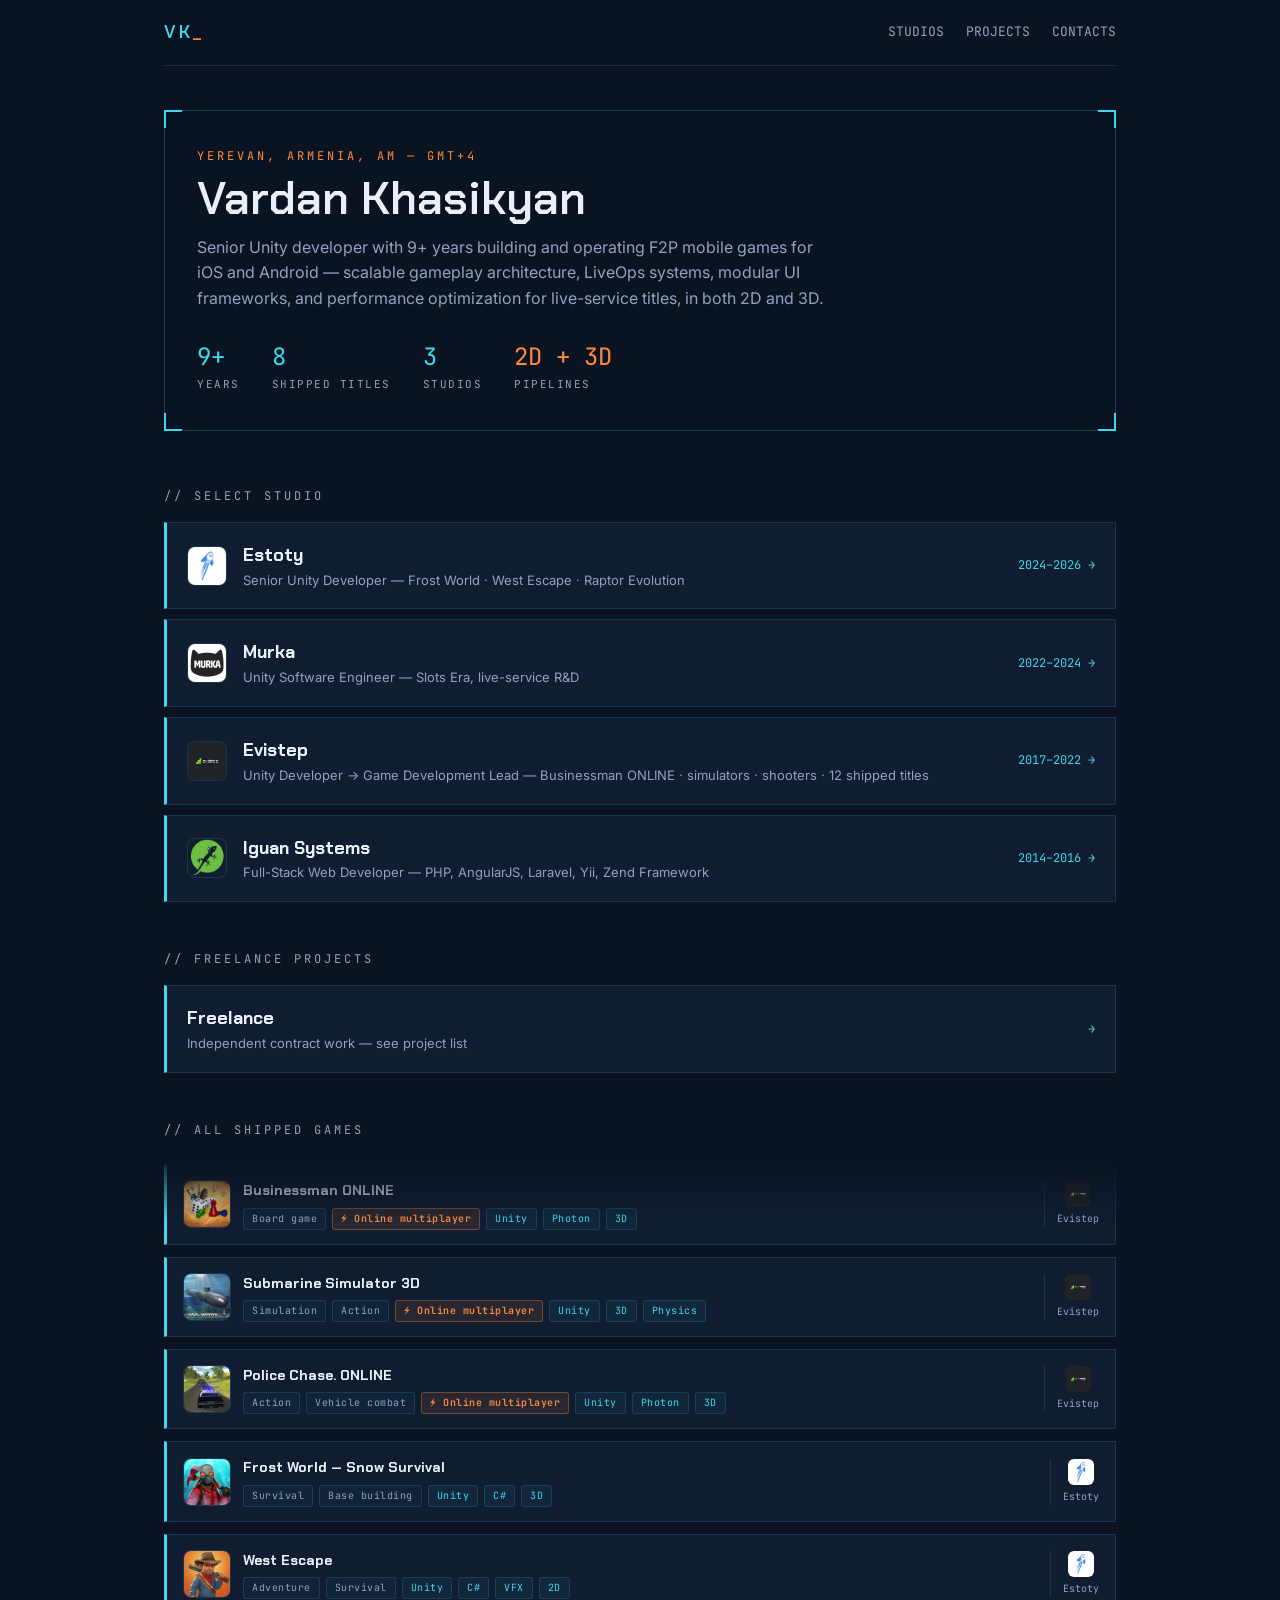
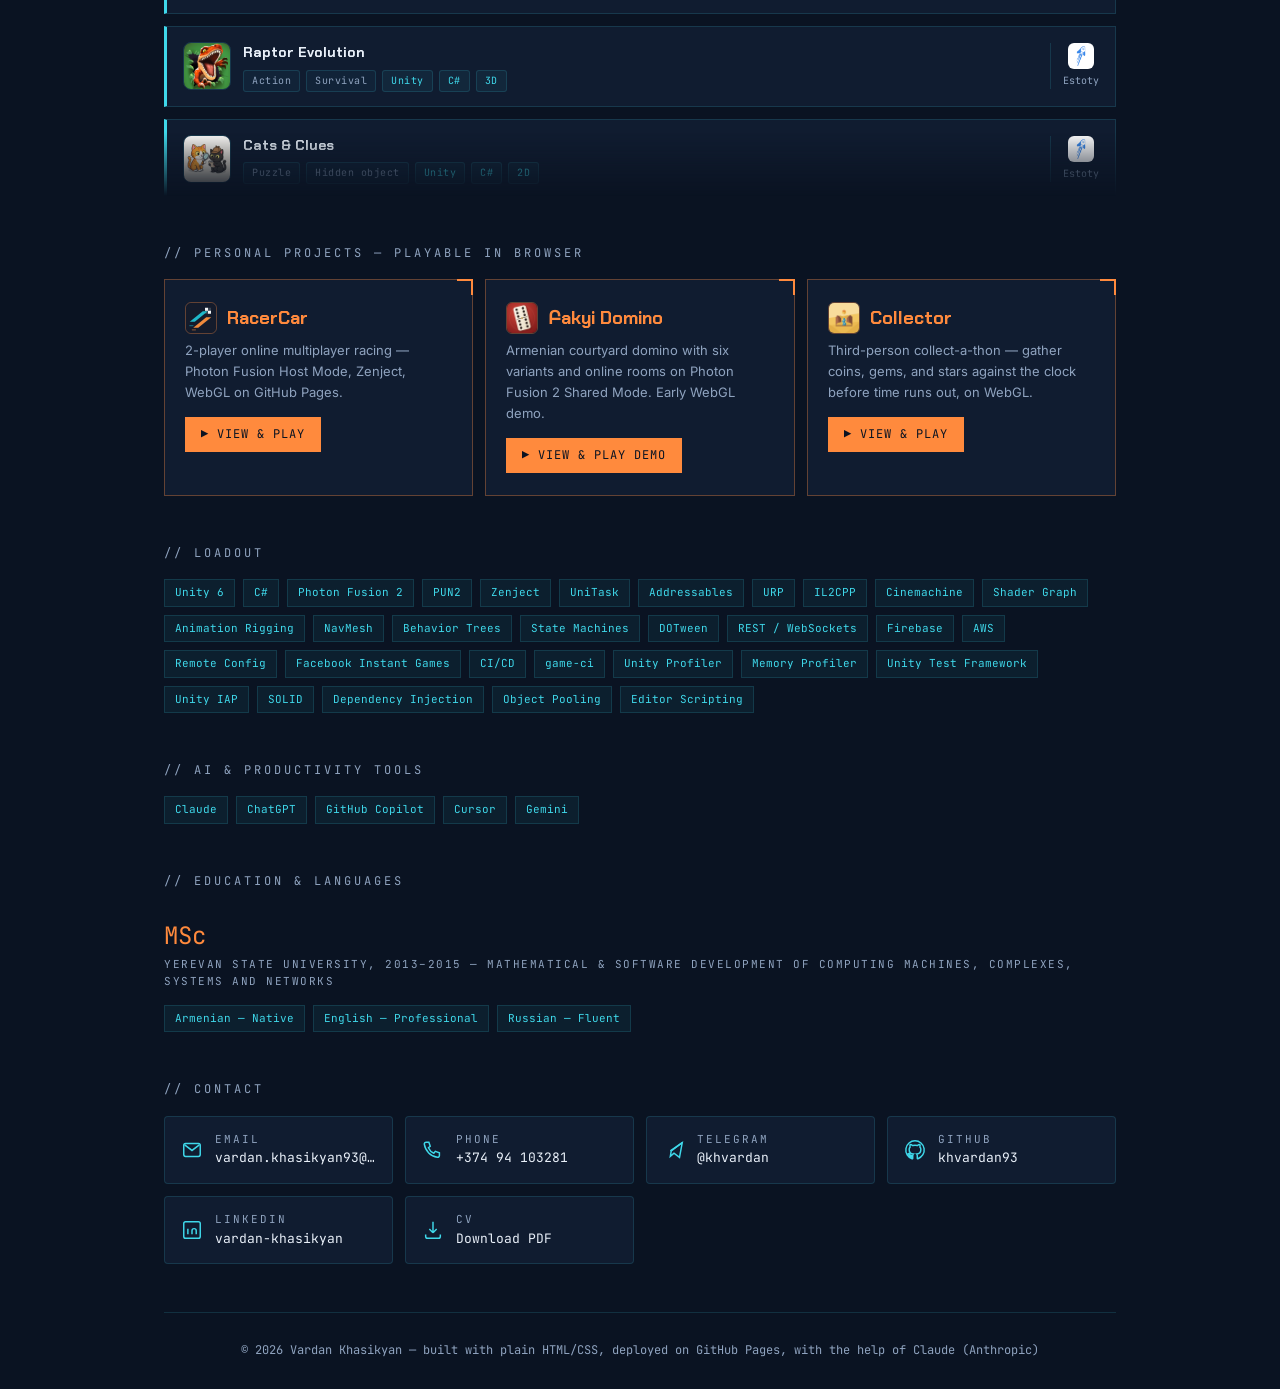
<file: index.html>
<!DOCTYPE html>
<html lang="en">
<head>
  <meta charset="UTF-8">
  <meta name="viewport" content="width=device-width, initial-scale=1.0">
  <title>Vardan Khasikyan — Senior Unity Developer</title>
  <meta name="description" content="Senior Unity developer with 9+ years shipping F2P mobile games. Portfolio: shipped titles, studios, and playable WebGL projects.">
  <link rel="preconnect" href="https://fonts.googleapis.com">
  <link rel="preconnect" href="https://fonts.gstatic.com" crossorigin>
  <link href="https://fonts.googleapis.com/css2?family=Chakra+Petch:wght@500;600&family=Inter:wght@400;500&family=JetBrains+Mono:wght@400&display=swap" rel="stylesheet">
  <link rel="icon" type="image/svg+xml" href="favicon.svg">
  <link rel="stylesheet" href="css/style.css">

  <meta property="og:type" content="website">
  <meta property="og:title" content="Vardan Khasikyan — Senior Unity Developer">
  <meta property="og:description" content="Senior Unity developer with 9+ years shipping F2P mobile games. Portfolio: shipped titles, studios, and playable WebGL projects.">
  <meta property="og:image" content="https://khvardan93.github.io/web_portfolio/assets/og-image.png">
  <meta property="og:url" content="https://khvardan93.github.io/web_portfolio/">
  <meta property="og:site_name" content="Vardan Khasikyan — Portfolio">
  <meta name="twitter:card" content="summary_large_image">
</head>
<body>
  <div class="container">

    <nav class="nav">
      <a class="nav-logo" href="index.html">VK<span>_</span></a>
      <div class="nav-links">
        <a href="#studios">STUDIOS</a>
        <a href="#projects">PROJECTS</a>
        <a href="#contact">CONTACTS</a>
      </div>
    </nav>

    <header class="page-head">
      <div class="hud">
        <span class="corner"></span>
        <p class="eyebrow">Yerevan, Armenia, AM — GMT+4</p>
        <h1>Vardan Khasikyan</h1>
        <p class="lede">Senior Unity developer with 9+ years building and operating F2P mobile
        games for iOS and Android — scalable gameplay architecture, LiveOps systems, modular UI
        frameworks, and performance optimization for live-service titles, in both 2D and 3D.</p>
        <div class="stats">
          <div><div class="stat-value">9+</div><div class="stat-label">Years</div></div>
          <div><div class="stat-value">8</div><div class="stat-label">Shipped titles</div></div>
          <div><div class="stat-value">3</div><div class="stat-label">Studios</div></div>
          <div><div class="stat-value orange">2D + 3D</div><div class="stat-label">Pipelines</div></div>
        </div>
      </div>
    </header>

    <section id="studios">
      <p class="section-label">// SELECT STUDIO</p>

      <a class="studio-row" href="pages/estoty.html">
        <img class="studio-row-logo" src="assets/logos/estoty.png" alt="Estoty logo">
        <div>
          <h3>Estoty</h3>
          <p>Senior Unity Developer — Frost World · West Escape · Raptor Evolution</p>
        </div>
        <span class="studio-years">2024–2026 →</span>
      </a>

      <a class="studio-row" href="pages/murka.html">
        <img class="studio-row-logo" src="assets/logos/murka.png" alt="Murka logo">
        <div>
          <h3>Murka</h3>
          <p>Unity Software Engineer — Slots Era, live-service R&amp;D</p>
        </div>
        <span class="studio-years">2022–2024 →</span>
      </a>

      <a class="studio-row" href="pages/evistep.html">
        <img class="studio-row-logo" src="assets/logos/evistep.png" alt="Evistep logo">
        <div>
          <h3>Evistep</h3>
          <p>Unity Developer → Game Development Lead — Businessman ONLINE · simulators · shooters · 12 shipped titles</p>
        </div>
        <span class="studio-years">2017–2022 →</span>
      </a>

      <a class="studio-row" href="pages/iguan.html">
        <img class="studio-row-logo" src="assets/logos/iguan.png" alt="Iguan Systems logo">
        <div>
          <h3>Iguan Systems</h3>
          <p>Full-Stack Web Developer — PHP, AngularJS, Laravel, Yii, Zend Framework</p>
        </div>
        <span class="studio-years">2014–2016 →</span>
      </a>
    </section>

    <section id="freelance">
      <p class="section-label">// FREELANCE PROJECTS</p>

      <a class="studio-row" href="pages/freelance.html">
        <div>
          <h3>Freelance</h3>
          <p>Independent contract work — see project list</p>
        </div>
        <span class="studio-years">→</span>
      </a>
    </section>

    <section id="all-games">
      <p class="section-label">// ALL SHIPPED GAMES</p>
      <div class="games-scroll-mask">
        <div class="games-scroll">
        <a class="game-scroll-card" href="pages/evistep.html">
          <img class="game-scroll-icon" src="assets/games/businessman.png" alt="Businessman ONLINE icon">
          <div class="game-scroll-info">
            <h4>Businessman ONLINE</h4>
            <div class="game-tags"><span class="tag tag-genre">Board game</span><span class="tag tag-multiplayer">⚡ Online multiplayer</span><span class="tag tag-tech">Unity</span><span class="tag tag-tech">Photon</span><span class="tag tag-tech">3D</span></div>
          </div>
          <div class="game-scroll-company">
            <img src="assets/logos/evistep.png" alt="Evistep logo">
            <span>Evistep</span>
          </div>
        </a>

        <a class="game-scroll-card" href="pages/evistep.html">
          <img class="game-scroll-icon" src="assets/games/submarine-simulator.png" alt="Submarine Simulator 3D icon">
          <div class="game-scroll-info">
            <h4>Submarine Simulator 3D</h4>
            <div class="game-tags"><span class="tag tag-genre">Simulation</span><span class="tag tag-genre">Action</span><span class="tag tag-multiplayer">⚡ Online multiplayer</span><span class="tag tag-tech">Unity</span><span class="tag tag-tech">3D</span><span class="tag tag-tech">Physics</span></div>
          </div>
          <div class="game-scroll-company">
            <img src="assets/logos/evistep.png" alt="Evistep logo">
            <span>Evistep</span>
          </div>
        </a>

        <a class="game-scroll-card" href="pages/evistep.html">
          <img class="game-scroll-icon" src="assets/games/police-chase.png" alt="Police Chase. ONLINE icon">
          <div class="game-scroll-info">
            <h4>Police Chase. ONLINE</h4>
            <div class="game-tags"><span class="tag tag-genre">Action</span><span class="tag tag-genre">Vehicle combat</span><span class="tag tag-multiplayer">⚡ Online multiplayer</span><span class="tag tag-tech">Unity</span><span class="tag tag-tech">Photon</span><span class="tag tag-tech">3D</span></div>
          </div>
          <div class="game-scroll-company">
            <img src="assets/logos/evistep.png" alt="Evistep logo">
            <span>Evistep</span>
          </div>
        </a>

        <a class="game-scroll-card" href="pages/estoty.html">
          <img class="game-scroll-icon" src="assets/games/frost-world.png" alt="Frost World — Snow Survival icon">
          <div class="game-scroll-info">
            <h4>Frost World — Snow Survival</h4>
            <div class="game-tags"><span class="tag tag-genre">Survival</span><span class="tag tag-genre">Base building</span><span class="tag tag-tech">Unity</span><span class="tag tag-tech">C#</span><span class="tag tag-tech">3D</span></div>
          </div>
          <div class="game-scroll-company">
            <img src="assets/logos/estoty.png" alt="Estoty logo">
            <span>Estoty</span>
          </div>
        </a>

        <a class="game-scroll-card" href="pages/estoty.html">
          <img class="game-scroll-icon" src="assets/games/west-escape.png" alt="West Escape icon">
          <div class="game-scroll-info">
            <h4>West Escape</h4>
            <div class="game-tags"><span class="tag tag-genre">Adventure</span><span class="tag tag-genre">Survival</span><span class="tag tag-tech">Unity</span><span class="tag tag-tech">C#</span><span class="tag tag-tech">VFX</span><span class="tag tag-tech">2D</span></div>
          </div>
          <div class="game-scroll-company">
            <img src="assets/logos/estoty.png" alt="Estoty logo">
            <span>Estoty</span>
          </div>
        </a>

        <a class="game-scroll-card" href="pages/estoty.html">
          <img class="game-scroll-icon" src="assets/games/raptor-evolution.png" alt="Raptor Evolution icon">
          <div class="game-scroll-info">
            <h4>Raptor Evolution</h4>
            <div class="game-tags"><span class="tag tag-genre">Action</span><span class="tag tag-genre">Survival</span><span class="tag tag-tech">Unity</span><span class="tag tag-tech">C#</span><span class="tag tag-tech">3D</span></div>
          </div>
          <div class="game-scroll-company">
            <img src="assets/logos/estoty.png" alt="Estoty logo">
            <span>Estoty</span>
          </div>
        </a>

        <a class="game-scroll-card" href="pages/estoty.html">
          <img class="game-scroll-icon" src="assets/games/cats-and-clues.png" alt="Cats &amp; Clues icon">
          <div class="game-scroll-info">
            <h4>Cats &amp; Clues</h4>
            <div class="game-tags"><span class="tag tag-genre">Puzzle</span><span class="tag tag-genre">Hidden object</span><span class="tag tag-tech">Unity</span><span class="tag tag-tech">C#</span><span class="tag tag-tech">2D</span></div>
          </div>
          <div class="game-scroll-company">
            <img src="assets/logos/estoty.png" alt="Estoty logo">
            <span>Estoty</span>
          </div>
        </a>

        <a class="game-scroll-card" href="pages/murka.html">
          <img class="game-scroll-icon" src="assets/games/slots-era.png" alt="Slots Era — Jackpot Slots Game icon">
          <div class="game-scroll-info">
            <h4>Slots Era — Jackpot Slots Game</h4>
            <div class="game-tags"><span class="tag tag-genre">Casino</span><span class="tag tag-genre">Slots</span><span class="tag tag-tech">Unity</span><span class="tag tag-tech">C#</span><span class="tag tag-tech">REST API</span><span class="tag tag-tech">iOS/Android/Windows/Facebook</span></div>
          </div>
          <div class="game-scroll-company">
            <img src="assets/logos/murka.png" alt="Murka logo">
            <span>Murka</span>
          </div>
        </a>

        <a class="game-scroll-card" href="pages/evistep.html">
          <img class="game-scroll-icon" src="assets/games/offroad-simulator-3.png" alt="Off-Road Simulator 3 icon">
          <div class="game-scroll-info">
            <h4>Off-Road Simulator 3</h4>
            <div class="game-tags"><span class="tag tag-genre">Racing</span><span class="tag tag-genre">Simulation</span><span class="tag tag-tech">Unity</span><span class="tag tag-tech">3D</span><span class="tag tag-tech">Vehicle physics</span></div>
          </div>
          <div class="game-scroll-company">
            <img src="assets/logos/evistep.png" alt="Evistep logo">
            <span>Evistep</span>
          </div>
        </a>

        <a class="game-scroll-card" href="pages/evistep.html">
          <img class="game-scroll-icon" src="assets/games/amg-car-simulator.png" alt="AMG Car Simulator icon">
          <div class="game-scroll-info">
            <h4>AMG Car Simulator</h4>
            <div class="game-tags"><span class="tag tag-genre">Racing</span><span class="tag tag-genre">Simulation</span><span class="tag tag-tech">Unity</span><span class="tag tag-tech">3D</span><span class="tag tag-tech">Vehicle physics</span></div>
          </div>
          <div class="game-scroll-company">
            <img src="assets/logos/evistep.png" alt="Evistep logo">
            <span>Evistep</span>
          </div>
        </a>

        <a class="game-scroll-card" href="pages/evistep.html">
          <img class="game-scroll-icon" src="assets/games/m-package-simulator.png" alt="M Package Car Simulator icon">
          <div class="game-scroll-info">
            <h4>M Package Car Simulator</h4>
            <div class="game-tags"><span class="tag tag-genre">Racing</span><span class="tag tag-genre">Simulation</span><span class="tag tag-tech">Unity</span><span class="tag tag-tech">3D</span><span class="tag tag-tech">Vehicle physics</span></div>
          </div>
          <div class="game-scroll-company">
            <img src="assets/logos/evistep.png" alt="Evistep logo">
            <span>Evistep</span>
          </div>
        </a>

        <a class="game-scroll-card" href="pages/evistep.html">
          <img class="game-scroll-icon" src="assets/games/city-sniper.png" alt="City Sniper 3D Shooting icon">
          <div class="game-scroll-info">
            <h4>City Sniper 3D Shooting</h4>
            <div class="game-tags"><span class="tag tag-genre">FPS</span><span class="tag tag-genre">Shooter</span><span class="tag tag-tech">Unity</span><span class="tag tag-tech">3D</span></div>
          </div>
          <div class="game-scroll-company">
            <img src="assets/logos/evistep.png" alt="Evistep logo">
            <span>Evistep</span>
          </div>
        </a>

        <a class="game-scroll-card" href="pages/evistep.html">
          <img class="game-scroll-icon" src="assets/games/shooting-simulator.png" alt="Shooting Simulator 3D icon">
          <div class="game-scroll-info">
            <h4>Shooting Simulator 3D</h4>
            <div class="game-tags"><span class="tag tag-genre">FPS</span><span class="tag tag-genre">Shooter</span><span class="tag tag-tech">Unity</span><span class="tag tag-tech">3D</span></div>
          </div>
          <div class="game-scroll-company">
            <img src="assets/logos/evistep.png" alt="Evistep logo">
            <span>Evistep</span>
          </div>
        </a>

        <a class="game-scroll-card" href="pages/evistep.html">
          <img class="game-scroll-icon" src="assets/games/offroad-simulator.png" alt="Off-Road Simulator icon">
          <div class="game-scroll-info">
            <h4>Off-Road Simulator</h4>
            <div class="game-tags"><span class="tag tag-genre">Racing</span><span class="tag tag-genre">Simulation</span><span class="tag tag-tech">Unity</span><span class="tag tag-tech">3D</span><span class="tag tag-tech">Vehicle physics</span></div>
          </div>
          <div class="game-scroll-company">
            <img src="assets/logos/evistep.png" alt="Evistep logo">
            <span>Evistep</span>
          </div>
        </a>

        <a class="game-scroll-card" href="pages/evistep.html">
          <img class="game-scroll-icon" src="assets/games/flight-simulator.png" alt="Flight Simulator: Airplane Pilot icon">
          <div class="game-scroll-info">
            <h4>Flight Simulator: Airplane Pilot</h4>
            <div class="game-tags"><span class="tag tag-genre">Simulation</span><span class="tag tag-genre">Flight</span><span class="tag tag-tech">Unity</span><span class="tag tag-tech">3D</span><span class="tag tag-tech">Flight physics</span></div>
          </div>
          <div class="game-scroll-company">
            <img src="assets/logos/evistep.png" alt="Evistep logo">
            <span>Evistep</span>
          </div>
        </a>

        <a class="game-scroll-card" href="pages/evistep.html">
          <img class="game-scroll-icon" src="assets/games/extreme-parking.png" alt="Extreme Parking icon">
          <div class="game-scroll-info">
            <h4>Extreme Parking</h4>
            <div class="game-tags"><span class="tag tag-genre">Simulation</span><span class="tag tag-genre">Driving skill</span><span class="tag tag-tech">Unity</span><span class="tag tag-tech">3D</span><span class="tag tag-tech">Vehicle physics</span></div>
          </div>
          <div class="game-scroll-company">
            <img src="assets/logos/evistep.png" alt="Evistep logo">
            <span>Evistep</span>
          </div>
        </a>
        </div>
      </div>
    </section>

    <section id="projects">
      <p class="section-label">// PERSONAL PROJECTS — PLAYABLE IN BROWSER</p>
      <div class="project-grid">

        <a class="project-card" href="pages/racercar.html">
          <div class="project-card-title">
            <img src="assets/games/racer_car.png" alt="RacerCar icon">
            <h3>RacerCar</h3>
          </div>
          <p>2-player online multiplayer racing — Photon Fusion Host Mode, Zenject, WebGL on GitHub Pages.</p>
          <span class="btn btn-play">▶ VIEW &amp; PLAY</span>
        </a>

        <a class="project-card" href="pages/domino.html">
          <div class="project-card-title">
            <img src="assets/games/domino.png" alt="Bakyi Domino icon">
            <h3>Բakyi Domino</h3>
          </div>
          <p>Armenian courtyard domino with six variants and online rooms on Photon Fusion 2 Shared Mode. Early WebGL demo.</p>
          <span class="btn btn-play">▶ VIEW &amp; PLAY DEMO</span>
        </a>

        <a class="project-card" href="pages/collector.html">
          <div class="project-card-title">
            <img src="assets/games/collector.png" alt="Collector icon">
            <h3>Collector</h3>
          </div>
          <p>Third-person collect-a-thon — gather coins, gems, and stars against the clock before time runs out, on WebGL.</p>
          <span class="btn btn-play">▶ VIEW &amp; PLAY</span>
        </a>

      </div>
    </section>

    <section>
      <p class="section-label">// LOADOUT</p>
      <div class="tech-chips">
        <span class="chip">Unity 6</span>
        <span class="chip">C#</span>
        <span class="chip">Photon Fusion 2</span>
        <span class="chip">PUN2</span>
        <span class="chip">Zenject</span>
        <span class="chip">UniTask</span>
        <span class="chip">Addressables</span>
        <span class="chip">URP</span>
        <span class="chip">IL2CPP</span>
        <span class="chip">Cinemachine</span>
        <span class="chip">Shader Graph</span>
        <span class="chip">Animation Rigging</span>
        <span class="chip">NavMesh</span>
        <span class="chip">Behavior Trees</span>
        <span class="chip">State Machines</span>
        <span class="chip">DOTween</span>
        <span class="chip">REST / WebSockets</span>
        <span class="chip">Firebase</span>
        <span class="chip">AWS</span>
        <span class="chip">Remote Config</span>
        <span class="chip">Facebook Instant Games</span>
        <span class="chip">CI/CD</span>
        <span class="chip">game-ci</span>
        <span class="chip">Unity Profiler</span>
        <span class="chip">Memory Profiler</span>
        <span class="chip">Unity Test Framework</span>
        <span class="chip">Unity IAP</span>
        <span class="chip">SOLID</span>
        <span class="chip">Dependency Injection</span>
        <span class="chip">Object Pooling</span>
        <span class="chip">Editor Scripting</span>
      </div>
    </section>

    <section>
      <p class="section-label">// AI &amp; PRODUCTIVITY TOOLS</p>
      <div class="tech-chips">
        <span class="chip">Claude</span>
        <span class="chip">ChatGPT</span>
        <span class="chip">GitHub Copilot</span>
        <span class="chip">Cursor</span>
        <span class="chip">Gemini</span>
      </div>
    </section>

    <section id="education">
      <p class="section-label">// EDUCATION &amp; LANGUAGES</p>
      <div class="stats">
        <div><div class="stat-value orange">MSc</div><div class="stat-label">Yerevan State University, 2013–2015 — Mathematical &amp; Software Development of Computing Machines, Complexes, Systems and Networks</div></div>
      </div>
      <div class="tech-chips">
        <span class="chip">Armenian — Native</span>
        <span class="chip">English — Professional</span>
        <span class="chip">Russian — Fluent</span>
      </div>
    </section>

    <section id="contact">
      <p class="section-label">// CONTACT</p>
      <div class="contact-grid">
        <a class="contact-card" href="mailto:vardan.khasikyan93@gmail.com" data-copy="vardan.khasikyan93@gmail.com">
          <svg class="contact-icon" viewBox="0 0 24 24" fill="none" stroke="currentColor" stroke-width="1.6"><rect x="3" y="5" width="18" height="14" rx="2"/><path d="m4 6.5 8 6 8-6"/></svg>
          <div><span class="contact-label">Email</span><span class="contact-value">vardan.khasikyan93@gmail.com</span></div>
        </a>
        <a class="contact-card" href="tel:+37494103281" data-copy="+37494103281">
          <svg class="contact-icon" viewBox="0 0 24 24" fill="none" stroke="currentColor" stroke-width="1.6"><path d="M4.5 3.5h3l1.5 4.5-2 1.5a11 11 0 0 0 6 6l1.5-2 4.5 1.5v3a2 2 0 0 1-2.2 2A17 17 0 0 1 2.5 5.7a2 2 0 0 1 2-2.2Z"/></svg>
          <div><span class="contact-label">Phone</span><span class="contact-value">+374 94 103281</span></div>
        </a>
        <a class="contact-card" href="https://t.me/khvardan" target="_blank" rel="noopener noreferrer">
          <svg class="contact-icon" viewBox="0 0 24 24" fill="none" stroke="currentColor" stroke-width="1.6"><path d="m21 4-3 16-6-4.5L8 19l1-6L21 4Z"/><path d="M8 13 21 4"/></svg>
          <div><span class="contact-label">Telegram</span><span class="contact-value">@khvardan</span></div>
        </a>
        <a class="contact-card" href="https://github.com/khvardan93" target="_blank" rel="noopener noreferrer">
          <svg class="contact-icon" viewBox="0 0 24 24" fill="none" stroke="currentColor" stroke-width="1.6"><path d="M12 2a10 10 0 0 0-3.16 19.49c.5.09.68-.22.68-.48v-1.7c-2.78.6-3.37-1.34-3.37-1.34-.46-1.16-1.11-1.47-1.11-1.47-.9-.62.07-.6.07-.6 1 .07 1.53 1.03 1.53 1.03.9 1.53 2.36 1.09 2.93.83.09-.65.35-1.09.63-1.34-2.22-.25-4.56-1.11-4.56-4.95 0-1.09.39-1.98 1.03-2.68-.1-.25-.45-1.27.1-2.65 0 0 .84-.27 2.75 1.02a9.5 9.5 0 0 1 5 0c1.91-1.29 2.75-1.02 2.75-1.02.55 1.38.2 2.4.1 2.65.64.7 1.03 1.59 1.03 2.68 0 3.85-2.35 4.7-4.58 4.94.36.31.68.92.68 1.85v2.75c0 .26.18.58.69.48A10 10 0 0 0 12 2Z"/></svg>
          <div><span class="contact-label">GitHub</span><span class="contact-value">khvardan93</span></div>
        </a>
        <a class="contact-card" href="https://www.linkedin.com/in/vardan-khasikyan-5461a398/" target="_blank" rel="noopener noreferrer">
          <svg class="contact-icon" viewBox="0 0 24 24" fill="none" stroke="currentColor" stroke-width="1.6"><rect x="3" y="3" width="18" height="18" rx="2"/><path d="M7.5 10.5v6M7.5 7.5v.01M12 16.5v-3.7a2.3 2.3 0 0 1 4.6 0v3.7M12 12.8v3.7"/></svg>
          <div><span class="contact-label">LinkedIn</span><span class="contact-value">vardan-khasikyan</span></div>
        </a>
        <a class="contact-card" href="assets/docs/vardan-khasikyan-cv.pdf" download>
          <svg class="contact-icon" viewBox="0 0 24 24" fill="none" stroke="currentColor" stroke-width="1.6"><path d="M12 3v12m0 0-4-4m4 4 4-4"/><path d="M4 17v2a2 2 0 0 0 2 2h12a2 2 0 0 0 2-2v-2"/></svg>
          <div><span class="contact-label">CV</span><span class="contact-value">Download PDF</span></div>
        </a>
      </div>
    </section>

    <footer class="footer">
      <p>© 2026 Vardan Khasikyan — built with plain HTML/CSS, deployed on GitHub Pages, with the help of Claude (Anthropic)</p>
    </footer>

  </div>

  <script>
    document.querySelectorAll('.contact-card[data-copy]').forEach(function (card) {
      card.addEventListener('click', function () {
        var value = card.getAttribute('data-copy');
        if (!navigator.clipboard) return;
        navigator.clipboard.writeText(value).then(function () {
          var valueEl = card.querySelector('.contact-value');
          var original = valueEl.textContent;
          valueEl.textContent = 'Copied ✓';
          card.classList.add('is-copied');
          setTimeout(function () {
            valueEl.textContent = original;
            card.classList.remove('is-copied');
          }, 1500);
        });
      });
    });
  </script>
</body>
</html>
</file>
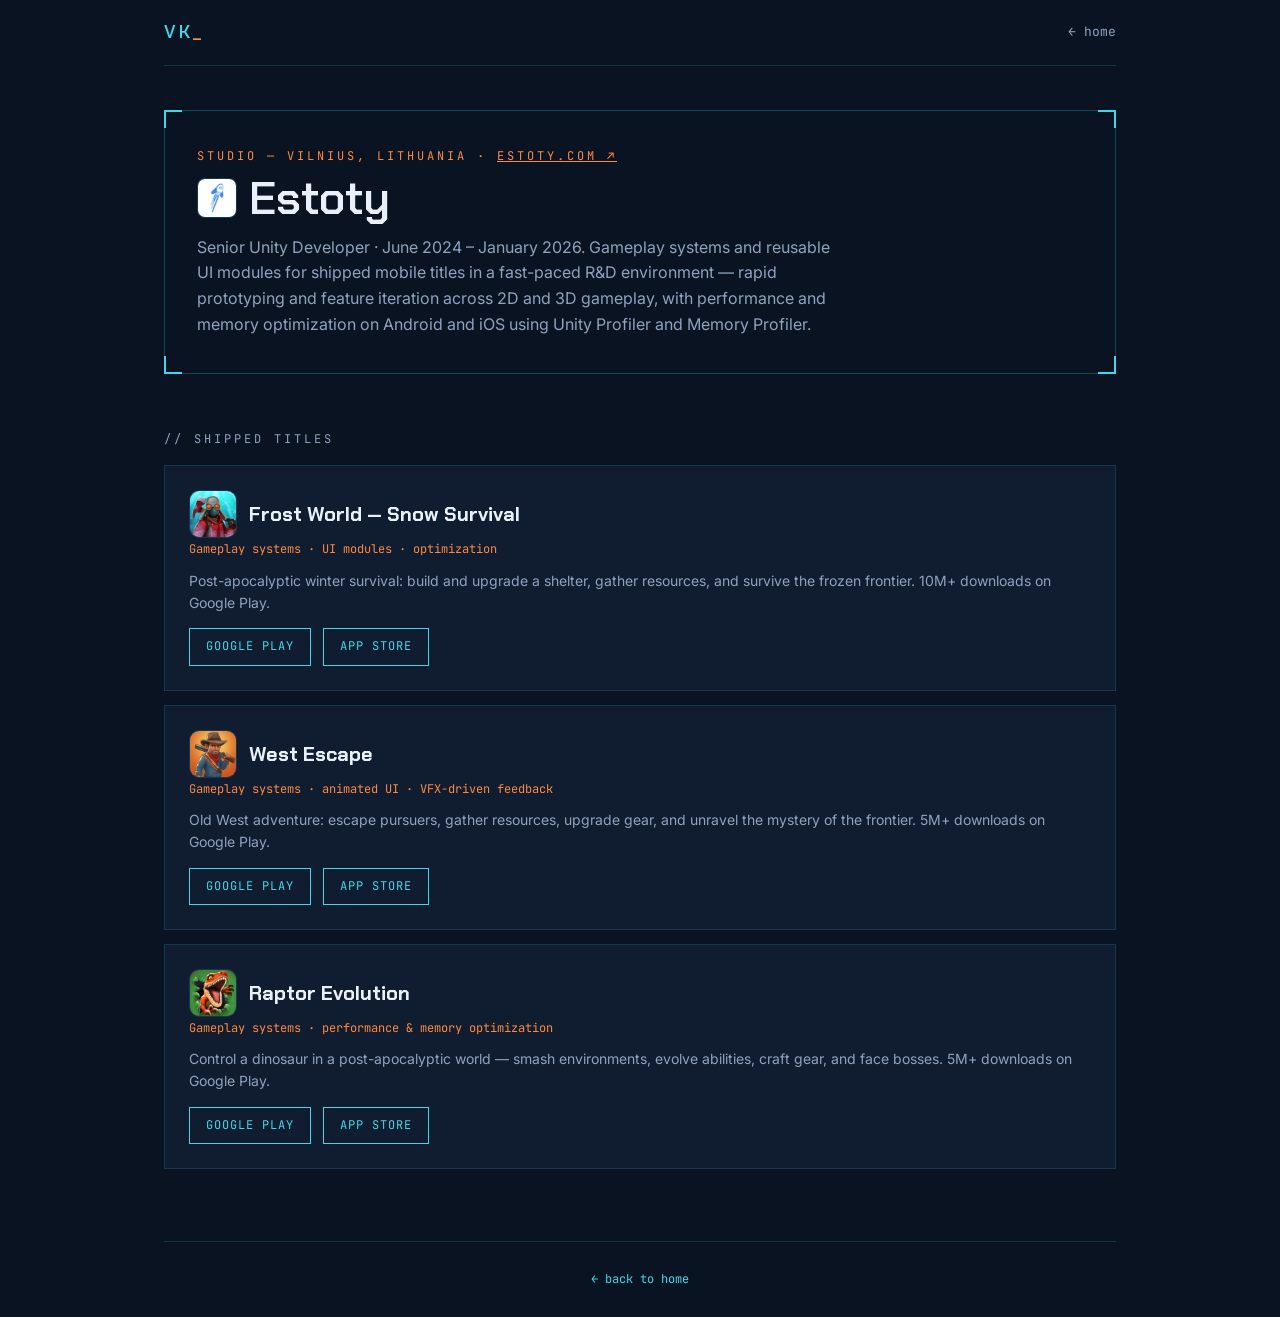
<file: estoty.html>
<!DOCTYPE html>
<html lang="en">
<head>
  <meta charset="UTF-8">
  <meta name="viewport" content="width=device-width, initial-scale=1.0">
  <title>Estoty — Vardan Khasikyan</title>
  <link rel="preconnect" href="https://fonts.googleapis.com">
  <link rel="preconnect" href="https://fonts.gstatic.com" crossorigin>
  <link href="https://fonts.googleapis.com/css2?family=Chakra+Petch:wght@500;600&family=Inter:wght@400;500&family=JetBrains+Mono:wght@400&display=swap" rel="stylesheet">
  <link rel="icon" type="image/svg+xml" href="favicon.svg">
  <link rel="stylesheet" href="style.css">
</head>
<body>
  <div class="container">

    <nav class="nav">
      <a class="nav-logo" href="index.html">VK<span>_</span></a>
      <div class="nav-links"><a href="index.html">← home</a></div>
    </nav>

    <header class="page-head">
      <div class="hud">
        <span class="corner"></span>
        <p class="eyebrow">Studio — Vilnius, Lithuania · <a href="https://estoty.com/" target="_blank" rel="noopener noreferrer" style="color:inherit;">estoty.com ↗</a></p>
        <h1 class="studio-title"><img class="studio-logo" src="assets/logos/estoty.png" alt="Estoty logo">Estoty</h1>
        <p class="lede">Senior Unity Developer · June 2024 – January 2026. Gameplay systems and
        reusable UI modules for shipped mobile titles in a fast-paced R&amp;D environment —
        rapid prototyping and feature iteration across 2D and 3D gameplay, with performance and
        memory optimization on Android and iOS using Unity Profiler and Memory Profiler.</p>
      </div>
    </header>

    <p class="section-label">// SHIPPED TITLES</p>

    <div class="game-card">
      <div class="game-card-head">
        <img class="game-icon" src="assets/games/frost-world.png" alt="Frost World icon">
        <h3>Frost World — Snow Survival</h3>
      </div>
      <p class="role">Gameplay systems · UI modules · optimization</p>
      <p>Post-apocalyptic winter survival: build and upgrade a shelter, gather resources, and
      survive the frozen frontier. 10M+ downloads on Google Play.</p>
      <a class="btn btn-store" href="https://play.google.com/store/apps/details?id=com.winter.breaker" target="_blank" rel="noopener noreferrer">GOOGLE PLAY</a>
      <a class="btn btn-store" href="https://apps.apple.com/us/app/frost-world/id6738846199" target="_blank" rel="noopener noreferrer">APP STORE</a>
    </div>

    <div class="game-card">
      <div class="game-card-head">
        <img class="game-icon" src="assets/games/west-escape.png" alt="West Escape icon">
        <h3>West Escape</h3>
      </div>
      <p class="role">Gameplay systems · animated UI · VFX-driven feedback</p>
      <p>Old West adventure: escape pursuers, gather resources, upgrade gear, and unravel the
      mystery of the frontier. 5M+ downloads on Google Play.</p>
      <a class="btn btn-store" href="https://play.google.com/store/apps/details?id=com.western.escape" target="_blank" rel="noopener noreferrer">GOOGLE PLAY</a>
      <a class="btn btn-store" href="https://apps.apple.com/us/app/west-escape/id6474681724" target="_blank" rel="noopener noreferrer">APP STORE</a>
    </div>

    <div class="game-card">
      <div class="game-card-head">
        <img class="game-icon" src="assets/games/raptor-evolution.png" alt="Raptor Evolution icon">
        <h3>Raptor Evolution</h3>
      </div>
      <p class="role">Gameplay systems · performance &amp; memory optimization</p>
      <p>Control a dinosaur in a post-apocalyptic world — smash environments, evolve abilities,
      craft gear, and face bosses. 5M+ downloads on Google Play.</p>
      <a class="btn btn-store" href="https://play.google.com/store/apps/details?id=com.raptor.evolution" target="_blank" rel="noopener noreferrer">GOOGLE PLAY</a>
      <a class="btn btn-store" href="https://apps.apple.com/us/app/raptor-evolution-survival/id6738051188" target="_blank" rel="noopener noreferrer">APP STORE</a>
    </div>

    <footer class="footer">
      <p><a href="index.html">← back to home</a></p>
    </footer>

  </div>
</body>
</html>
</file>
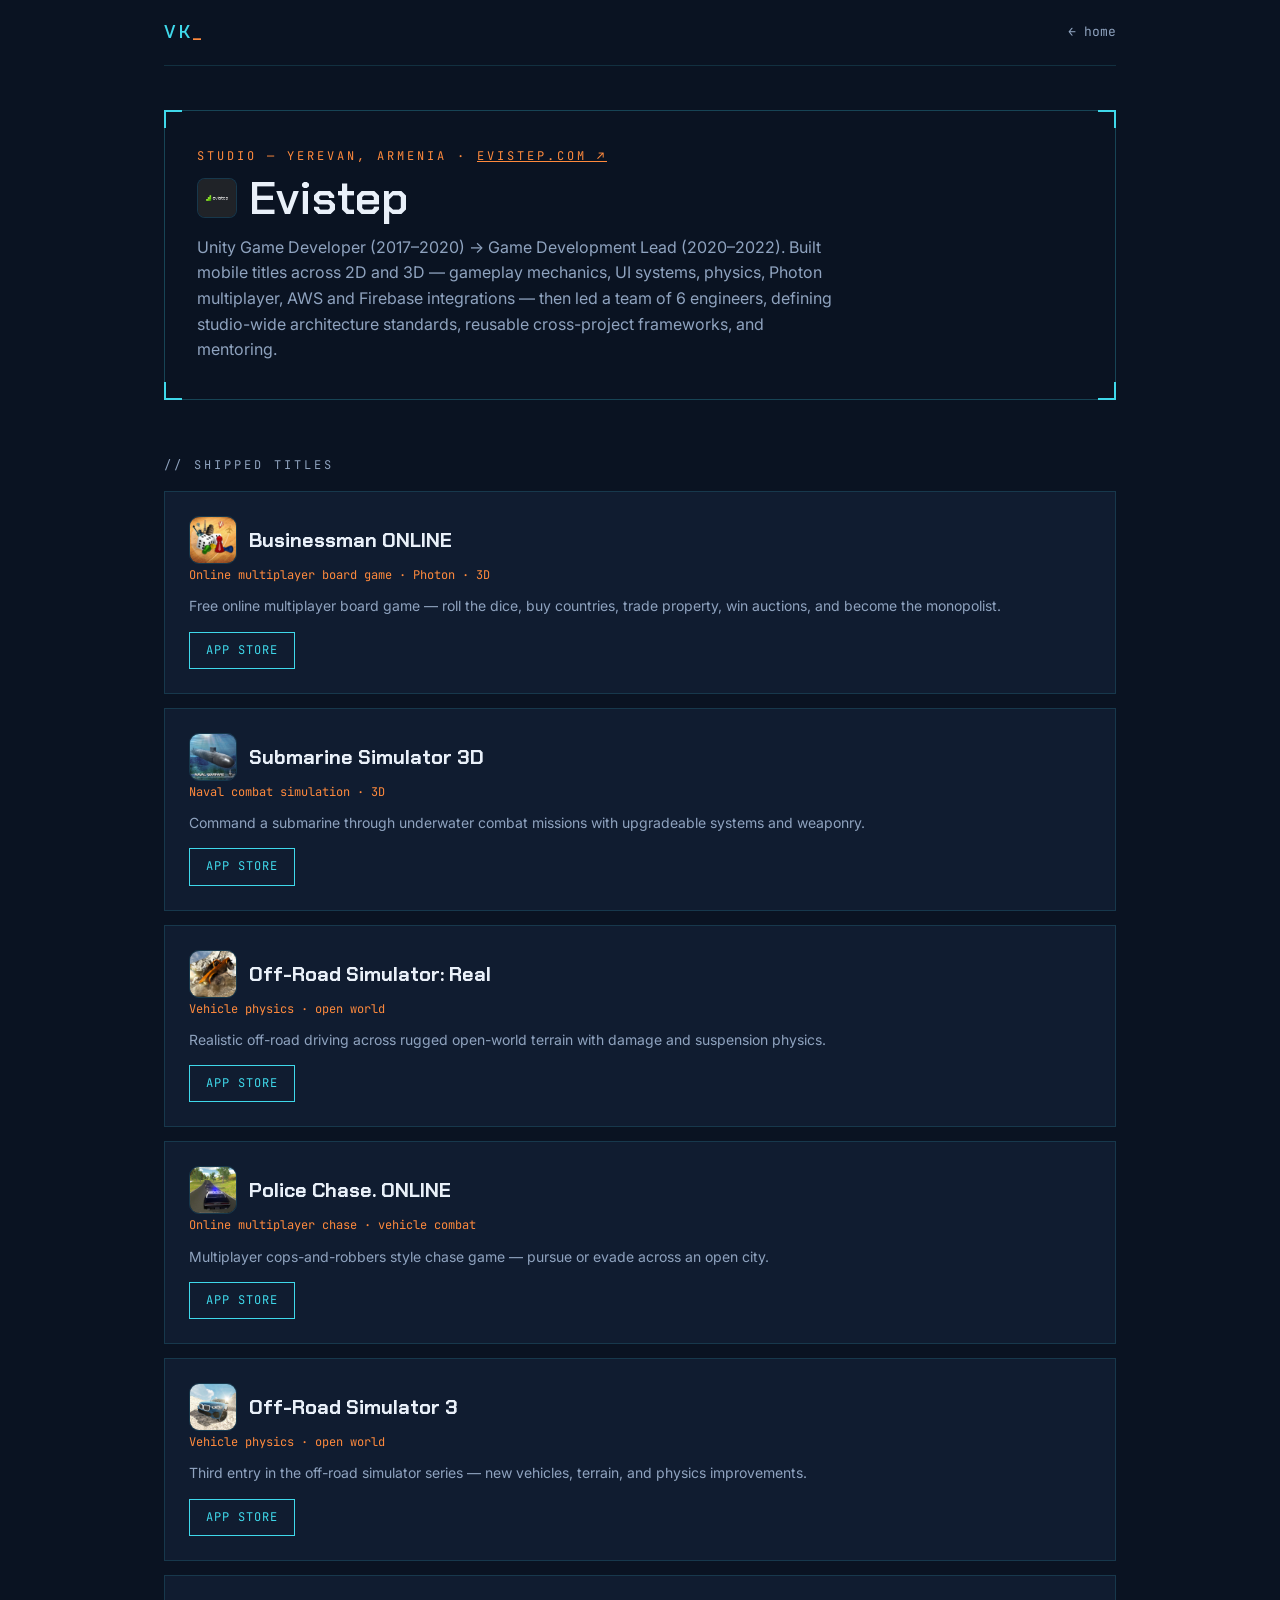
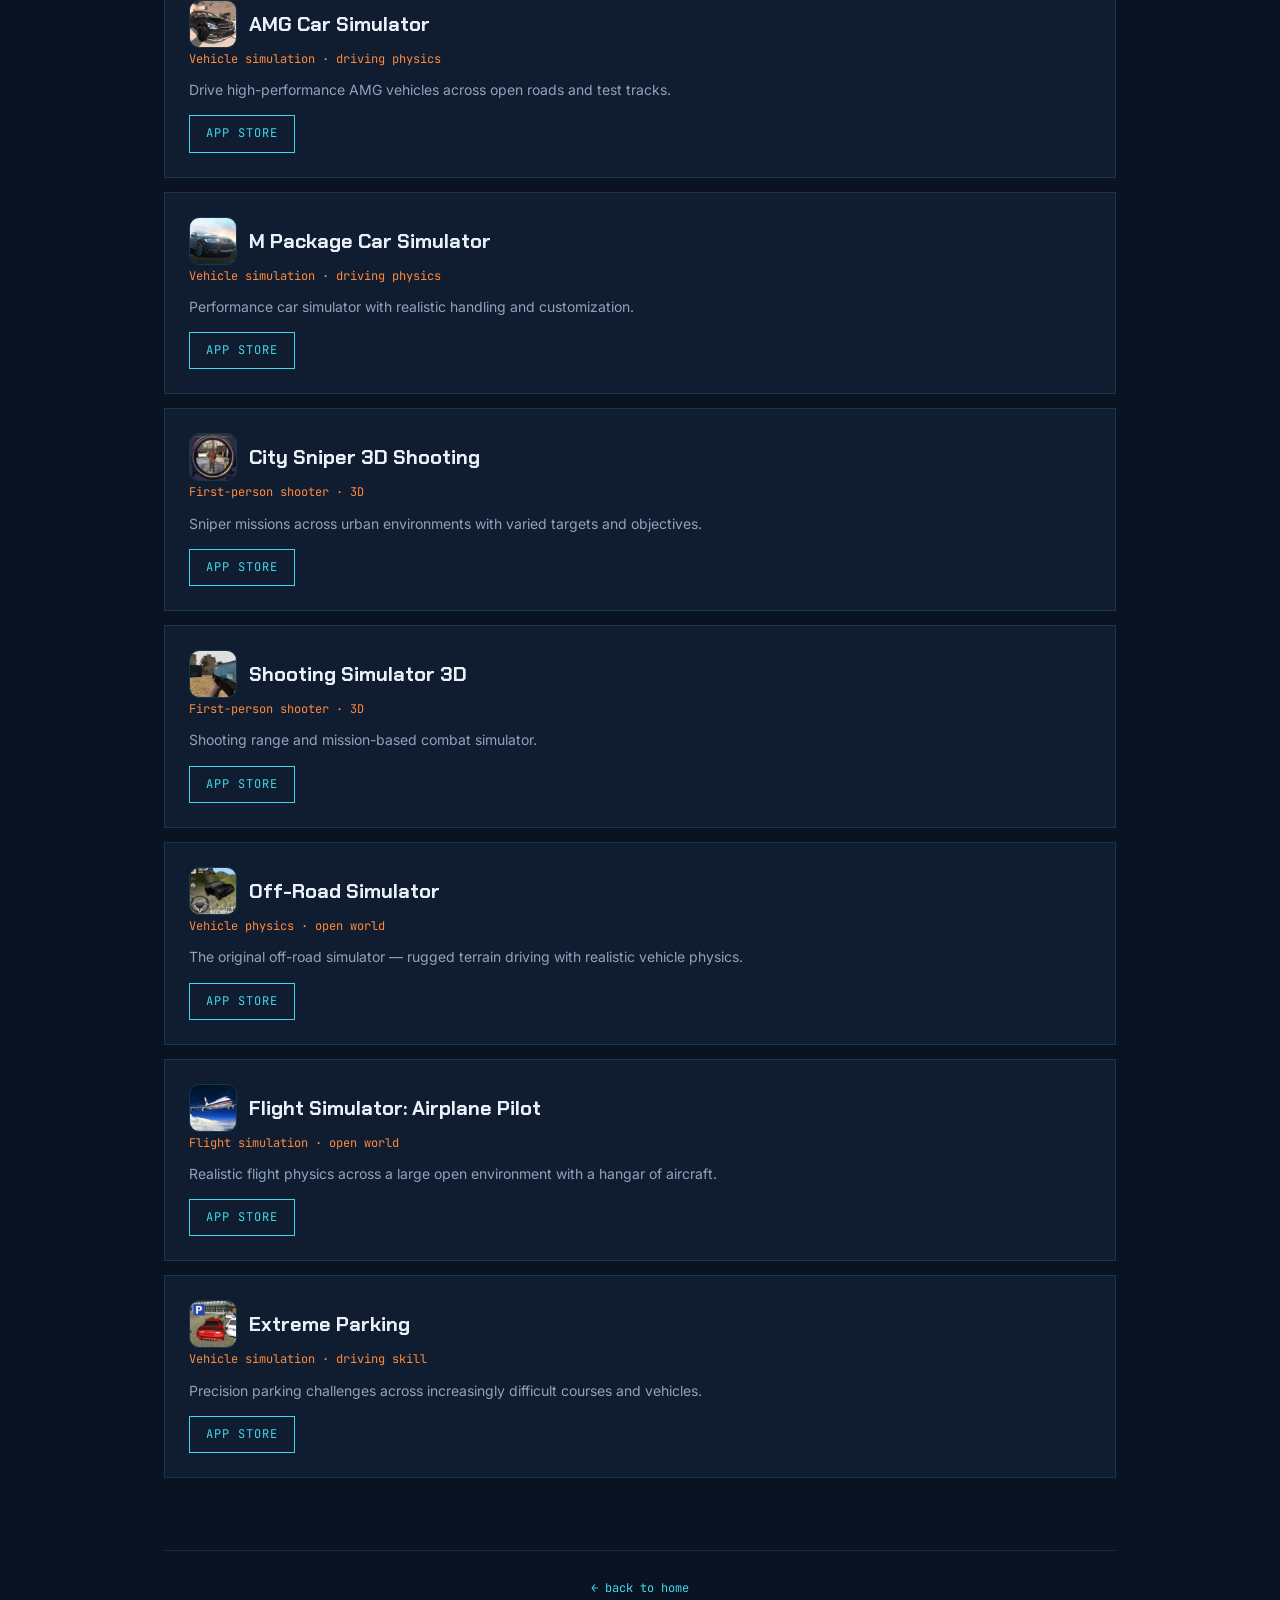
<file: evistep.html>
<!DOCTYPE html>
<html lang="en">
<head>
  <meta charset="UTF-8">
  <meta name="viewport" content="width=device-width, initial-scale=1.0">
  <title>Evistep — Vardan Khasikyan</title>
  <link rel="preconnect" href="https://fonts.googleapis.com">
  <link rel="preconnect" href="https://fonts.gstatic.com" crossorigin>
  <link href="https://fonts.googleapis.com/css2?family=Chakra+Petch:wght@500;600&family=Inter:wght@400;500&family=JetBrains+Mono:wght@400&display=swap" rel="stylesheet">
  <link rel="icon" type="image/svg+xml" href="favicon.svg">
  <link rel="stylesheet" href="style.css">
</head>
<body>
  <div class="container">

    <nav class="nav">
      <a class="nav-logo" href="index.html">VK<span>_</span></a>
      <div class="nav-links"><a href="index.html">← home</a></div>
    </nav>

    <header class="page-head">
      <div class="hud">
        <span class="corner"></span>
        <p class="eyebrow">Studio — Yerevan, Armenia · <a href="https://evistep.com/" target="_blank" rel="noopener noreferrer" style="color:inherit;">evistep.com ↗</a></p>
        <h1 class="studio-title"><img class="studio-logo" src="assets/logos/evistep.png" alt="Evistep logo">Evistep</h1>
        <p class="lede">Unity Game Developer (2017–2020) → Game Development Lead (2020–2022).
        Built mobile titles across 2D and 3D — gameplay mechanics, UI systems, physics, Photon
        multiplayer, AWS and Firebase integrations — then led a team of 6 engineers, defining
        studio-wide architecture standards, reusable cross-project frameworks, and mentoring.</p>
      </div>
    </header>

    <p class="section-label">// SHIPPED TITLES</p>

    <div class="game-card">
      <div class="game-card-head">
        <img class="game-icon" src="assets/games/businessman.png" alt="Businessman ONLINE icon">
        <h3>Businessman ONLINE</h3>
      </div>
      <p class="role">Online multiplayer board game · Photon · 3D</p>
      <p>Free online multiplayer board game — roll the dice, buy countries, trade property, win
      auctions, and become the monopolist.</p>
      <a class="btn btn-store" href="https://apps.apple.com/us/app/businessman-online-board-game/id1069353655" target="_blank" rel="noopener noreferrer">APP STORE</a>
    </div>

    <div class="game-card">
      <div class="game-card-head">
        <img class="game-icon" src="assets/games/submarine-simulator.png" alt="Submarine Simulator 3D icon">
        <h3>Submarine Simulator 3D</h3>
      </div>
      <p class="role">Naval combat simulation · 3D</p>
      <p>Command a submarine through underwater combat missions with upgradeable systems and
      weaponry.</p>
      <a class="btn btn-store" href="https://apps.apple.com/us/app/id1451089356" target="_blank" rel="noopener noreferrer">APP STORE</a>
    </div>

    <div class="game-card">
      <div class="game-card-head">
        <img class="game-icon" src="assets/games/offroad-simulator-real.png" alt="Off-Road Simulator: Real icon">
        <h3>Off-Road Simulator: Real</h3>
      </div>
      <p class="role">Vehicle physics · open world</p>
      <p>Realistic off-road driving across rugged open-world terrain with damage and suspension
      physics.</p>
      <a class="btn btn-store" href="https://apps.apple.com/us/app/id1451392945" target="_blank" rel="noopener noreferrer">APP STORE</a>
    </div>

    <div class="game-card">
      <div class="game-card-head">
        <img class="game-icon" src="assets/games/police-chase.png" alt="Police Chase ONLINE icon">
        <h3>Police Chase. ONLINE</h3>
      </div>
      <p class="role">Online multiplayer chase · vehicle combat</p>
      <p>Multiplayer cops-and-robbers style chase game — pursue or evade across an open city.</p>
      <a class="btn btn-store" href="https://apps.apple.com/us/app/id1468653256" target="_blank" rel="noopener noreferrer">APP STORE</a>
    </div>

    <div class="game-card">
      <div class="game-card-head">
        <img class="game-icon" src="assets/games/offroad-simulator-3.png" alt="Off-Road Simulator 3 icon">
        <h3>Off-Road Simulator 3</h3>
      </div>
      <p class="role">Vehicle physics · open world</p>
      <p>Third entry in the off-road simulator series — new vehicles, terrain, and physics
      improvements.</p>
      <a class="btn btn-store" href="https://apps.apple.com/us/app/id1491761038" target="_blank" rel="noopener noreferrer">APP STORE</a>
    </div>

    <div class="game-card">
      <div class="game-card-head">
        <img class="game-icon" src="assets/games/amg-car-simulator.png" alt="AMG Car Simulator icon">
        <h3>AMG Car Simulator</h3>
      </div>
      <p class="role">Vehicle simulation · driving physics</p>
      <p>Drive high-performance AMG vehicles across open roads and test tracks.</p>
      <a class="btn btn-store" href="https://apps.apple.com/us/app/id1491761351" target="_blank" rel="noopener noreferrer">APP STORE</a>
    </div>

    <div class="game-card">
      <div class="game-card-head">
        <img class="game-icon" src="assets/games/m-package-simulator.png" alt="M Package Car Simulator icon">
        <h3>M Package Car Simulator</h3>
      </div>
      <p class="role">Vehicle simulation · driving physics</p>
      <p>Performance car simulator with realistic handling and customization.</p>
      <a class="btn btn-store" href="https://apps.apple.com/us/app/id1504231261" target="_blank" rel="noopener noreferrer">APP STORE</a>
    </div>

    <div class="game-card">
      <div class="game-card-head">
        <img class="game-icon" src="assets/games/city-sniper.png" alt="City Sniper 3D Shooting icon">
        <h3>City Sniper 3D Shooting</h3>
      </div>
      <p class="role">First-person shooter · 3D</p>
      <p>Sniper missions across urban environments with varied targets and objectives.</p>
      <a class="btn btn-store" href="https://apps.apple.com/us/app/id913934735" target="_blank" rel="noopener noreferrer">APP STORE</a>
    </div>

    <div class="game-card">
      <div class="game-card-head">
        <img class="game-icon" src="assets/games/shooting-simulator.png" alt="Shooting Simulator 3D icon">
        <h3>Shooting Simulator 3D</h3>
      </div>
      <p class="role">First-person shooter · 3D</p>
      <p>Shooting range and mission-based combat simulator.</p>
      <a class="btn btn-store" href="https://apps.apple.com/us/app/id944944627" target="_blank" rel="noopener noreferrer">APP STORE</a>
    </div>

    <div class="game-card">
      <div class="game-card-head">
        <img class="game-icon" src="assets/games/offroad-simulator.png" alt="Off-Road Simulator icon">
        <h3>Off-Road Simulator</h3>
      </div>
      <p class="role">Vehicle physics · open world</p>
      <p>The original off-road simulator — rugged terrain driving with realistic vehicle physics.</p>
      <a class="btn btn-store" href="https://apps.apple.com/us/app/id965860913" target="_blank" rel="noopener noreferrer">APP STORE</a>
    </div>

    <div class="game-card">
      <div class="game-card-head">
        <img class="game-icon" src="assets/games/flight-simulator.png" alt="Flight Simulator: Airplane Pilot icon">
        <h3>Flight Simulator: Airplane Pilot</h3>
      </div>
      <p class="role">Flight simulation · open world</p>
      <p>Realistic flight physics across a large open environment with a hangar of aircraft.</p>
      <a class="btn btn-store" href="https://apps.apple.com/us/app/id980267087" target="_blank" rel="noopener noreferrer">APP STORE</a>
    </div>

    <div class="game-card">
      <div class="game-card-head">
        <img class="game-icon" src="assets/games/extreme-parking.png" alt="Extreme Parking icon">
        <h3>Extreme Parking</h3>
      </div>
      <p class="role">Vehicle simulation · driving skill</p>
      <p>Precision parking challenges across increasingly difficult courses and vehicles.</p>
      <a class="btn btn-store" href="https://apps.apple.com/us/app/id985287017" target="_blank" rel="noopener noreferrer">APP STORE</a>
    </div>

    <footer class="footer">
      <p><a href="index.html">← back to home</a></p>
    </footer>

  </div>
</body>
</html>
</file>
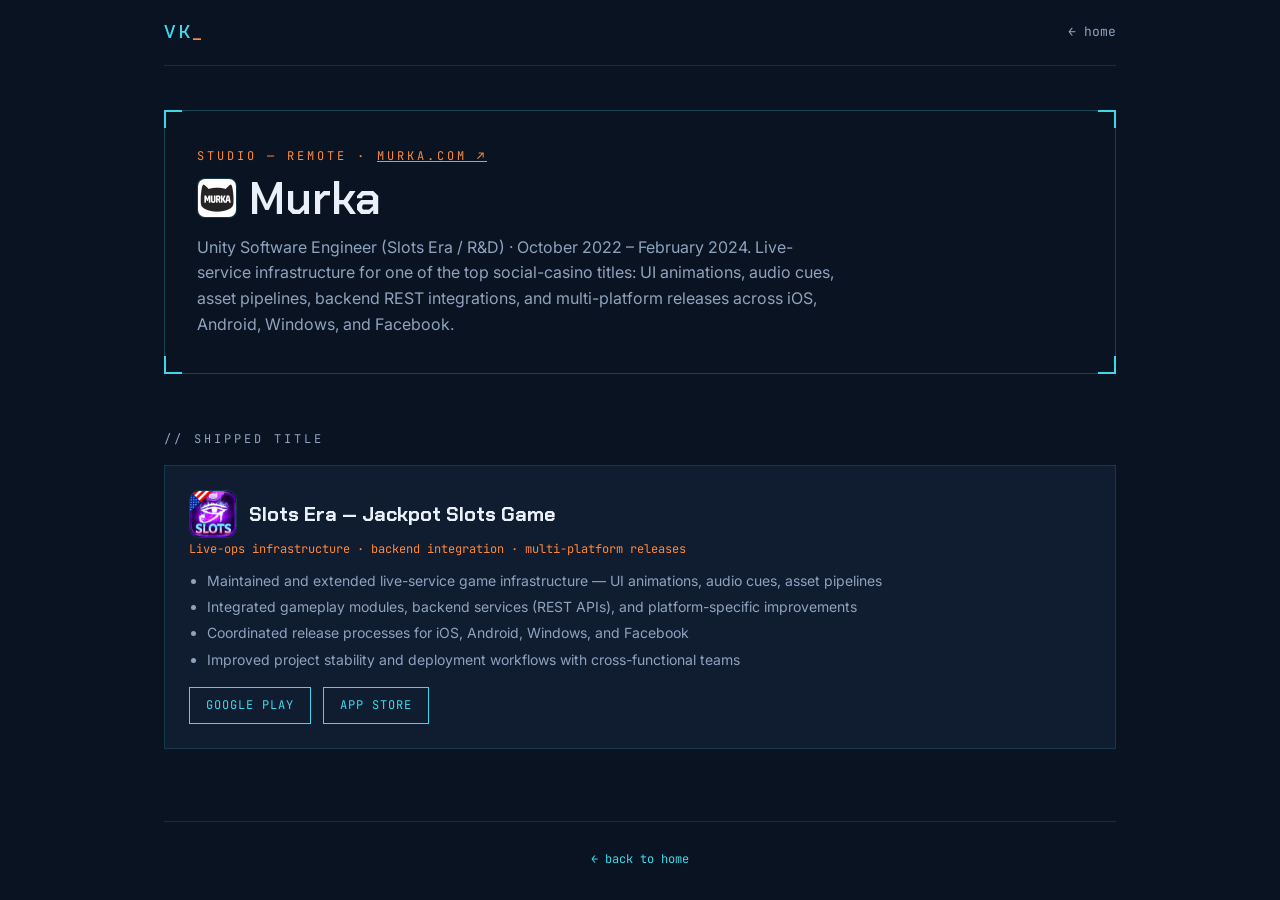
<file: murka.html>
<!DOCTYPE html>
<html lang="en">
<head>
  <meta charset="UTF-8">
  <meta name="viewport" content="width=device-width, initial-scale=1.0">
  <title>Murka — Vardan Khasikyan</title>
  <link rel="preconnect" href="https://fonts.googleapis.com">
  <link rel="preconnect" href="https://fonts.gstatic.com" crossorigin>
  <link href="https://fonts.googleapis.com/css2?family=Chakra+Petch:wght@500;600&family=Inter:wght@400;500&family=JetBrains+Mono:wght@400&display=swap" rel="stylesheet">
  <link rel="icon" type="image/svg+xml" href="favicon.svg">
  <link rel="stylesheet" href="style.css">
</head>
<body>
  <div class="container">

    <nav class="nav">
      <a class="nav-logo" href="index.html">VK<span>_</span></a>
      <div class="nav-links"><a href="index.html">← home</a></div>
    </nav>

    <header class="page-head">
      <div class="hud">
        <span class="corner"></span>
        <p class="eyebrow">Studio — Remote · <a href="https://murka.com/" target="_blank" rel="noopener noreferrer" style="color:inherit;">murka.com ↗</a></p>
        <h1 class="studio-title"><img class="studio-logo" src="assets/logos/murka.png" alt="Murka logo">Murka</h1>
        <p class="lede">Unity Software Engineer (Slots Era / R&amp;D) · October 2022 – February 2024.
        Live-service infrastructure for one of the top social-casino titles: UI animations, audio
        cues, asset pipelines, backend REST integrations, and multi-platform releases across iOS,
        Android, Windows, and Facebook.</p>
      </div>
    </header>

    <p class="section-label">// SHIPPED TITLE</p>

    <div class="game-card">
      <div class="game-card-head">
        <img class="game-icon" src="assets/games/slots-era.png" alt="Slots Era icon">
        <h3>Slots Era — Jackpot Slots Game</h3>
      </div>
      <p class="role">Live-ops infrastructure · backend integration · multi-platform releases</p>
      <ul>
        <li>Maintained and extended live-service game infrastructure — UI animations, audio cues, asset pipelines</li>
        <li>Integrated gameplay modules, backend services (REST APIs), and platform-specific improvements</li>
        <li>Coordinated release processes for iOS, Android, Windows, and Facebook</li>
        <li>Improved project stability and deployment workflows with cross-functional teams</li>
      </ul>
      <a class="btn btn-store" href="https://play.google.com/store/apps/details?id=com.murka.slotsera" target="_blank" rel="noopener noreferrer">GOOGLE PLAY</a>
      <a class="btn btn-store" href="https://apps.apple.com/us/app/slots-era-slot-machines-777/id1133138987" target="_blank" rel="noopener noreferrer">APP STORE</a>
    </div>

    <footer class="footer">
      <p><a href="index.html">← back to home</a></p>
    </footer>

  </div>
</body>
</html>
</file>
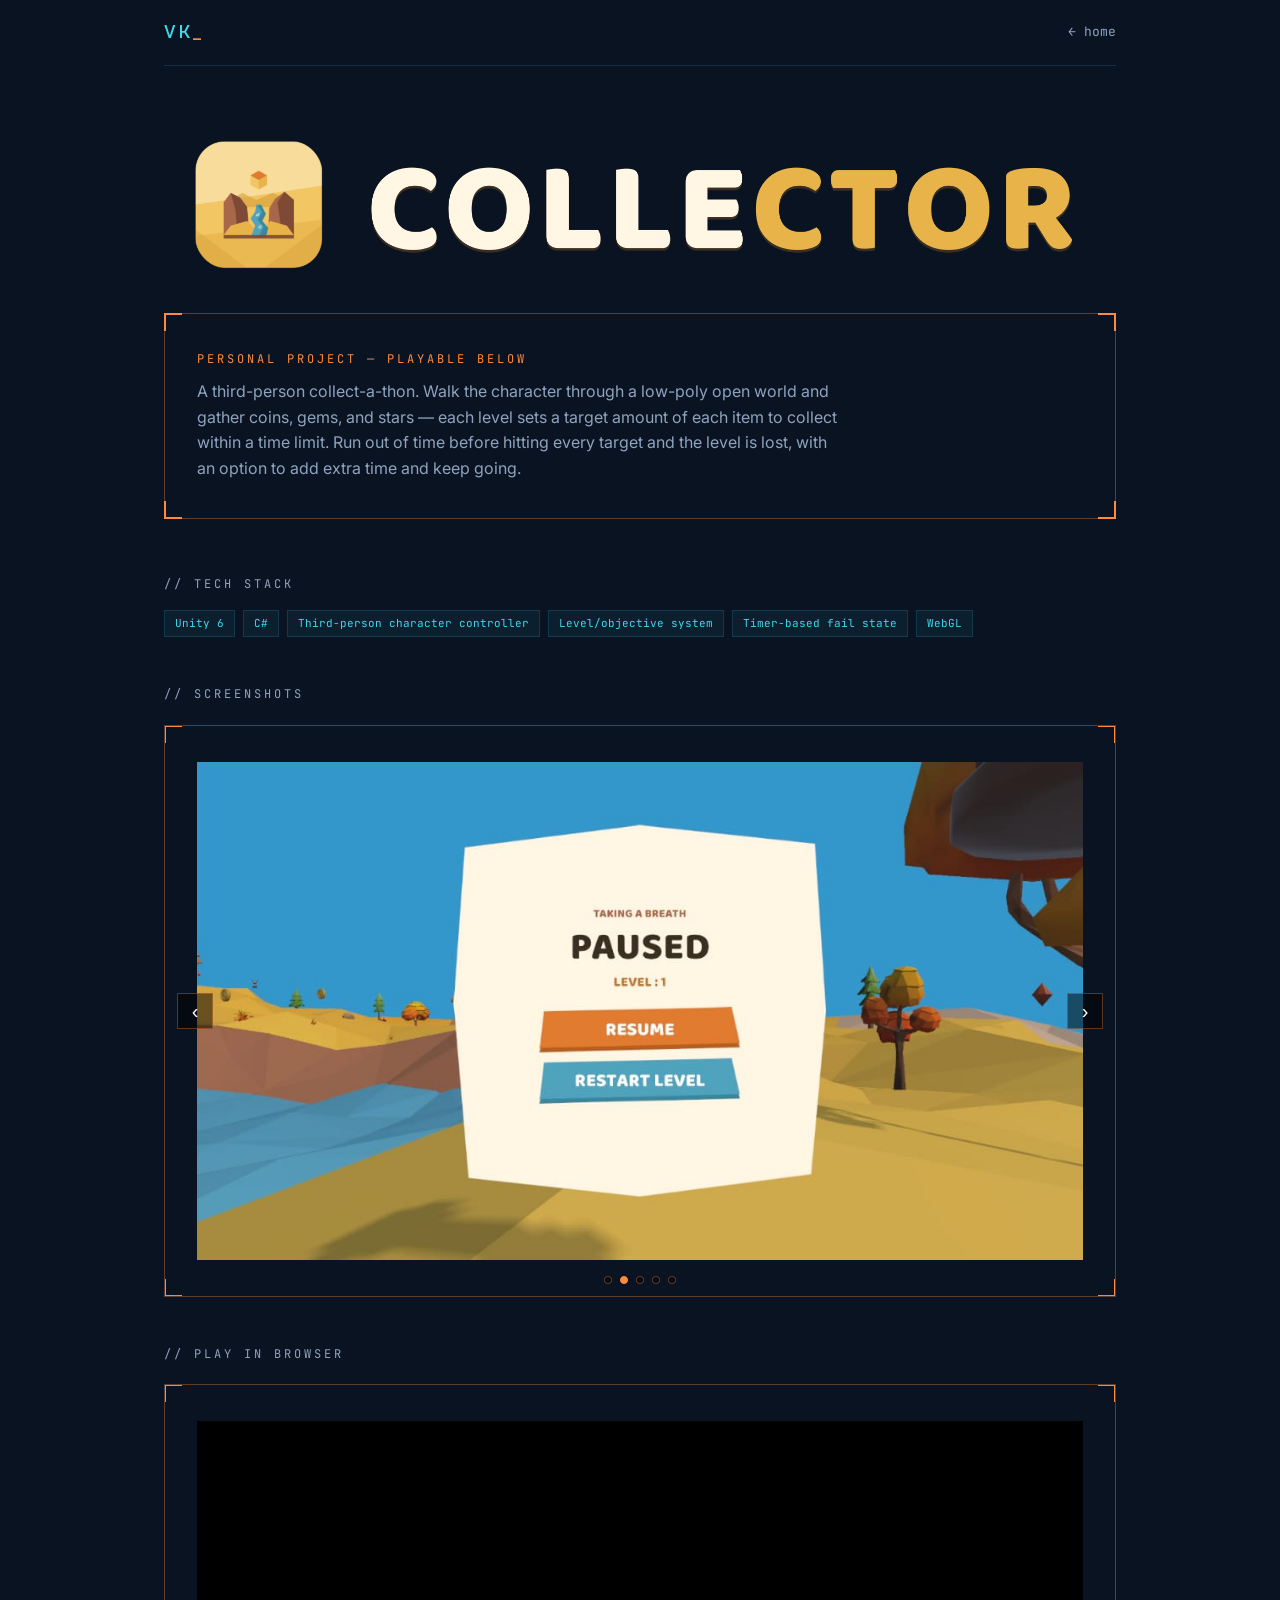
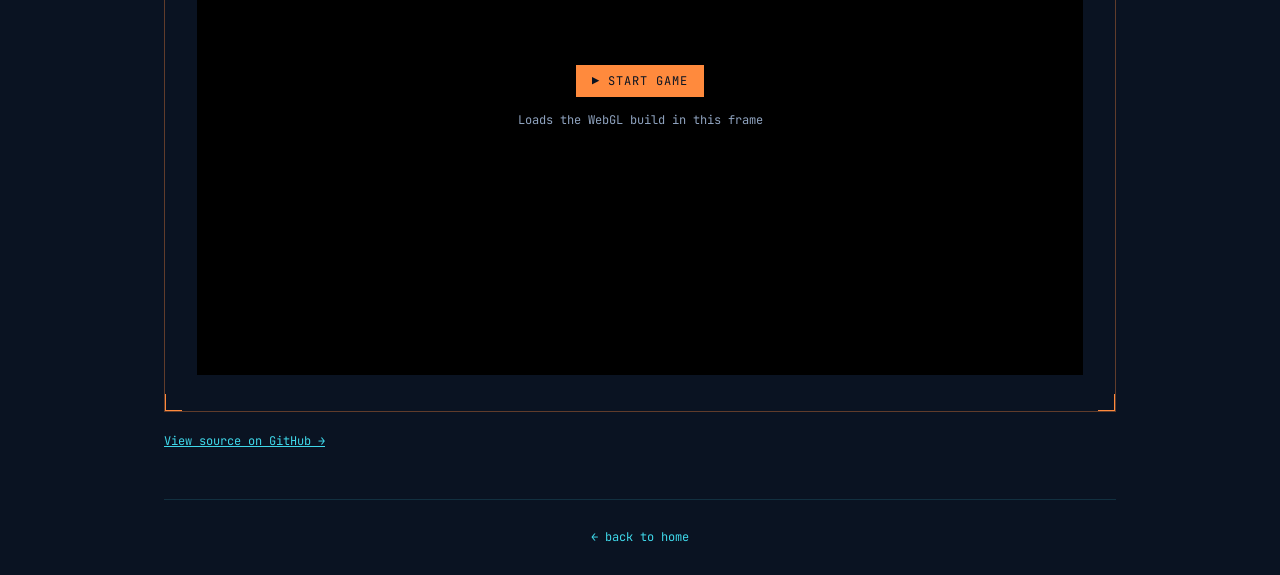
<file: pages/collector.html>
<!DOCTYPE html>
<html lang="en">
<head>
  <meta charset="UTF-8">
  <meta name="viewport" content="width=device-width, initial-scale=1.0">
  <title>Collector — Vardan Khasikyan</title>
  <link rel="preconnect" href="https://fonts.googleapis.com">
  <link rel="preconnect" href="https://fonts.gstatic.com" crossorigin>
  <link href="https://fonts.googleapis.com/css2?family=Chakra+Petch:wght@500;600&family=Inter:wght@400;500&family=JetBrains+Mono:wght@400&display=swap" rel="stylesheet">
  <link rel="icon" type="image/svg+xml" href="../favicon.svg">
  <link rel="stylesheet" href="../css/style.css">
</head>
<body>
  <div class="container">

    <nav class="nav">
      <a class="nav-logo" href="../index.html">VK<span>_</span></a>
      <div class="nav-links"><a href="../index.html">← home</a></div>
    </nav>

    <header class="page-head">
      <img class="page-head-logo" src="../assets/games/collector-logo.png" alt="Collector logo">
      <h1 class="sr-only">Collector</h1>
      <div class="hud hud-orange">
        <span class="corner"></span>
        <p class="eyebrow">Personal project — playable below</p>
        <p class="lede">A third-person collect-a-thon. Walk the character through a low-poly open
        world and gather coins, gems, and stars — each level sets a target amount of each item to
        collect within a time limit. Run out of time before hitting every target and the level is
        lost, with an option to add extra time and keep going.</p>
      </div>
    </header>

    <p class="section-label">// TECH STACK</p>
    <div class="tech-chips">
      <span class="chip">Unity 6</span>
      <span class="chip">C#</span>
      <span class="chip">Third-person character controller</span>
      <span class="chip">Level/objective system</span>
      <span class="chip">Timer-based fail state</span>
      <span class="chip">WebGL</span>
    </div>

    <p class="section-label">// SCREENSHOTS</p>
    <div class="slideshow hud hud-orange" id="slideshow">
      <span class="corner"></span>
      <div class="slideshow-track">
        <img class="slideshow-slide is-active" src="../assets/collector/collector-1.jpg" alt="Collector main menu with Play button">
        <img class="slideshow-slide" src="../assets/collector/collector-2.jpg" alt="Collector pause screen">
        <img class="slideshow-slide" src="../assets/collector/collector-3.jpg" alt="Collector gameplay with collection HUD and timer">
        <img class="slideshow-slide" src="../assets/collector/collector-4.jpg" alt="Collector level lost screen">
        <img class="slideshow-slide" src="../assets/collector/collector-5.jpg" alt="Collector add time screen">
      </div>
      <button class="slideshow-nav slideshow-prev" id="slideshow-prev" type="button" aria-label="Previous screenshot">‹</button>
      <button class="slideshow-nav slideshow-next" id="slideshow-next" type="button" aria-label="Next screenshot">›</button>
      <div class="slideshow-dots" id="slideshow-dots"></div>
    </div>

    <p class="section-label">// PLAY IN BROWSER</p>
    <div class="webgl-frame hud hud-orange" id="webgl-frame" data-src="https://khvardan93.github.io/collection_game/">
      <span class="corner"></span>
      <div class="webgl-start" style="aspect-ratio:960/600;">
        <button class="btn btn-play" id="webgl-start-btn" type="button">▶ START GAME</button>
        <p class="webgl-hint">Loads the WebGL build in this frame</p>
      </div>
      <button class="webgl-fullscreen-btn" id="webgl-fullscreen-btn" type="button" title="Fullscreen" hidden>⛶</button>
    </div>
    <p style="font-family:var(--font-mono); font-size:12px; color:var(--muted); margin-bottom:24px;">
      <a href="https://github.com/khvardan93/collection_game" style="color:var(--cyan);" target="_blank" rel="noopener noreferrer">View source on GitHub →</a>
    </p>

    <footer class="footer">
      <p><a href="../index.html">← back to home</a></p>
    </footer>

  </div>

  <script>
    (function () {
      var slides = document.querySelectorAll('#slideshow .slideshow-slide');
      var dotsContainer = document.getElementById('slideshow-dots');
      var current = 0;

      slides.forEach(function (_, i) {
        var dot = document.createElement('button');
        dot.type = 'button';
        dot.className = 'slideshow-dot' + (i === 0 ? ' is-active' : '');
        dot.setAttribute('aria-label', 'Go to screenshot ' + (i + 1));
        dot.addEventListener('click', function () { goTo(i); });
        dotsContainer.appendChild(dot);
      });
      var dots = document.querySelectorAll('.slideshow-dot');

      function goTo(index) {
        slides[current].classList.remove('is-active');
        dots[current].classList.remove('is-active');
        current = (index + slides.length) % slides.length;
        slides[current].classList.add('is-active');
        dots[current].classList.add('is-active');
      }

      var autoplayDelay = 1000;
      var autoplay = setInterval(function () { goTo(current + 1); }, autoplayDelay);

      function resetAutoplay() {
        clearInterval(autoplay);
        autoplay = setInterval(function () { goTo(current + 1); }, autoplayDelay);
      }

      document.getElementById('slideshow-prev').addEventListener('click', function () { goTo(current - 1); resetAutoplay(); });
      document.getElementById('slideshow-next').addEventListener('click', function () { goTo(current + 1); resetAutoplay(); });
      dots.forEach(function (dot) { dot.addEventListener('click', resetAutoplay); });
    })();

    var webglFrame = document.getElementById('webgl-frame');
    var webglStartBtn = document.getElementById('webgl-start-btn');
    var webglFullscreenBtn = document.getElementById('webgl-fullscreen-btn');
    var webglIframe;
    webglStartBtn.addEventListener('click', function () {
      var stage = document.createElement('div');
      stage.className = 'webgl-stage';

      webglIframe = document.createElement('iframe');
      webglIframe.src = webglFrame.getAttribute('data-src');
      webglIframe.title = 'Collector — playable WebGL build';
      webglIframe.setAttribute('allow', 'fullscreen; gamepad');
      webglIframe.setAttribute('scrolling', 'no');
      webglIframe.width = 960;
      webglIframe.height = 600;

      stage.appendChild(webglIframe);
      webglFrame.querySelector('.webgl-start').remove();
      webglFrame.insertBefore(stage, webglFullscreenBtn);
      webglFullscreenBtn.hidden = false;

      function scaleStage() {
        var frameStyle = getComputedStyle(webglFrame);
        var paddingX = parseFloat(frameStyle.paddingLeft) + parseFloat(frameStyle.paddingRight);
        var paddingY = parseFloat(frameStyle.paddingTop) + parseFloat(frameStyle.paddingBottom);
        var availableWidth = webglFrame.clientWidth - paddingX;
        var scale = availableWidth / 960;
        stage.style.transform = 'scale(' + scale + ')';
        webglFrame.style.height = (600 * scale + paddingY) + 'px';
      }
      scaleStage();
      window.addEventListener('resize', scaleStage);
    });
    webglFullscreenBtn.addEventListener('click', function () {
      if (webglIframe && webglIframe.requestFullscreen) {
        webglIframe.requestFullscreen();
      }
    });
  </script>
</body>
</html>
</file>
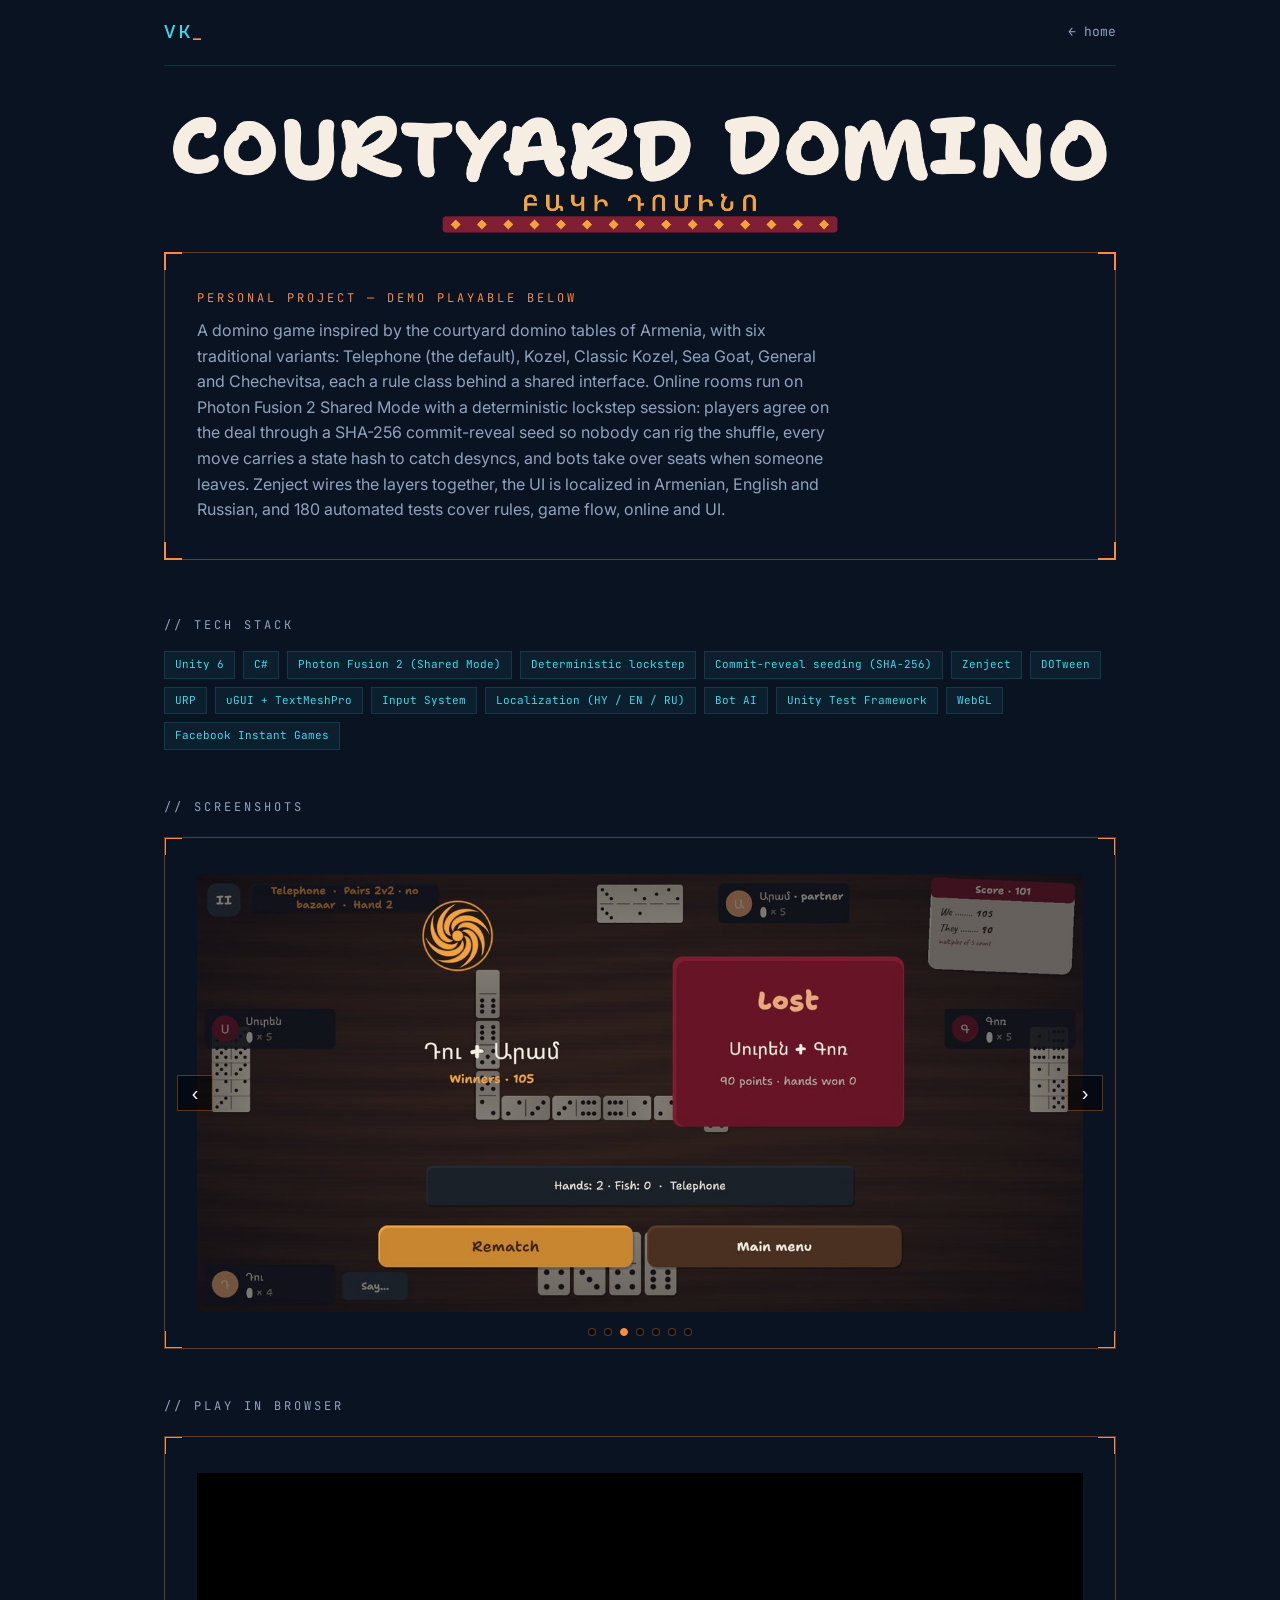
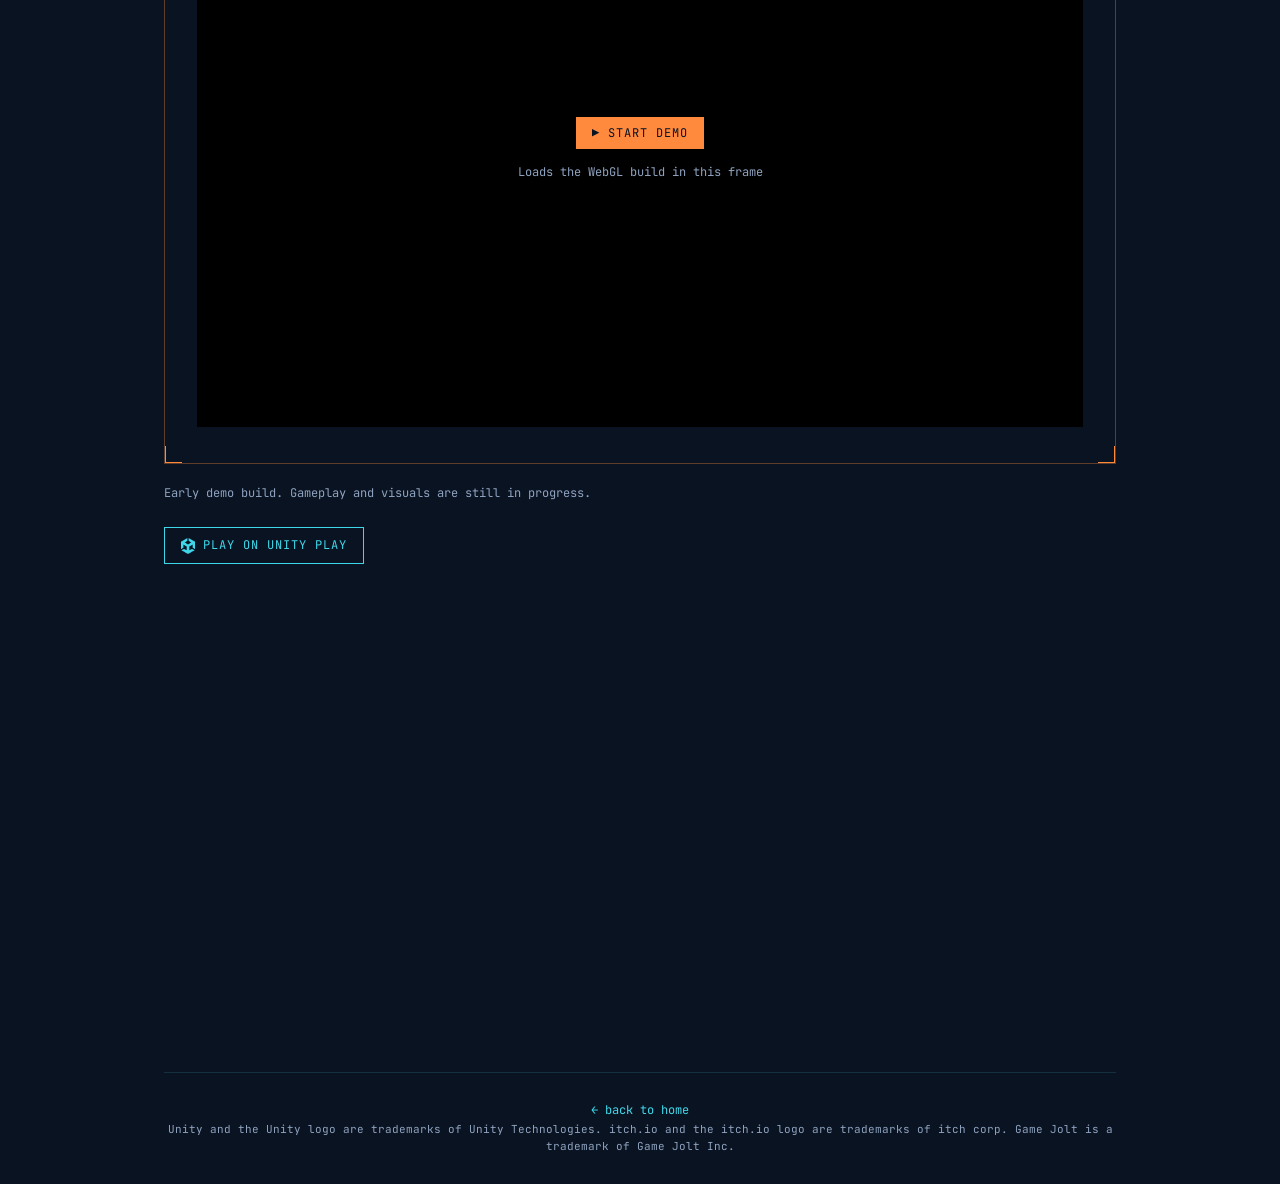
<file: pages/domino.html>
<!DOCTYPE html>
<html lang="en">
<head>
  <meta charset="UTF-8">
  <meta name="viewport" content="width=device-width, initial-scale=1.0">
  <title>Բakyi Domino — Vardan Khasikyan</title>
  <link rel="preconnect" href="https://fonts.googleapis.com">
  <link rel="preconnect" href="https://fonts.gstatic.com" crossorigin>
  <link href="https://fonts.googleapis.com/css2?family=Chakra+Petch:wght@500;600&family=Inter:wght@400;500&family=JetBrains+Mono:wght@400&display=swap" rel="stylesheet">
  <link rel="icon" type="image/svg+xml" href="../favicon.svg">
  <link rel="stylesheet" href="../css/style.css">
</head>
<body>
  <div class="container">

    <nav class="nav">
      <a class="nav-logo" href="../index.html">VK<span>_</span></a>
      <div class="nav-links"><a href="../index.html">← home</a></div>
    </nav>

    <header class="page-head">
      <img class="page-head-logo" src="../assets/games/domino-logo.png" alt="Courtyard Domino logo">
      <h1 class="sr-only">Բakyi Domino</h1>
      <div class="hud hud-orange">
        <span class="corner"></span>
        <p class="eyebrow">Personal project — demo playable below</p>
        <p class="lede">A domino game inspired by the courtyard domino tables of Armenia, with six traditional
        variants: Telephone (the default), Kozel, Classic Kozel, Sea Goat, General and Chechevitsa, each a rule
        class behind a shared interface. Online rooms run on Photon Fusion 2 Shared Mode with a deterministic
        lockstep session: players agree on the deal through a SHA-256 commit-reveal seed so nobody can rig the
        shuffle, every move carries a state hash to catch desyncs, and bots take over seats when someone leaves.
        Zenject wires the layers together, the UI is localized in Armenian, English and Russian, and 180 automated
        tests cover rules, game flow, online and UI.</p>
      </div>
    </header>

    <p class="section-label">// TECH STACK</p>
    <div class="tech-chips">
      <span class="chip">Unity 6</span>
      <span class="chip">C#</span>
      <span class="chip">Photon Fusion 2 (Shared Mode)</span>
      <span class="chip">Deterministic lockstep</span>
      <span class="chip">Commit-reveal seeding (SHA-256)</span>
      <span class="chip">Zenject</span>
      <span class="chip">DOTween</span>
      <span class="chip">URP</span>
      <span class="chip">uGUI + TextMeshPro</span>
      <span class="chip">Input System</span>
      <span class="chip">Localization (HY / EN / RU)</span>
      <span class="chip">Bot AI</span>
      <span class="chip">Unity Test Framework</span>
      <span class="chip">WebGL</span>
      <span class="chip">Facebook Instant Games</span>
    </div>

    <p class="section-label">// SCREENSHOTS</p>
    <div class="slideshow slideshow-wide hud hud-orange" id="slideshow">
      <span class="corner"></span>
      <div class="slideshow-track">
        <img class="slideshow-slide is-active" src="../assets/domino/domino-1.jpg" alt="Bakyi Domino main menu">
        <img class="slideshow-slide" src="../assets/domino/domino-2.jpg" alt="Telephone match in progress, your move">
        <img class="slideshow-slide" src="../assets/domino/domino-3.jpg" alt="Match end screen with final score">
        <img class="slideshow-slide" src="../assets/domino/domino-4.jpg" alt="Rules screen">
        <img class="slideshow-slide" src="../assets/domino/domino-5.jpg" alt="Friends room with room code">
        <img class="slideshow-slide" src="../assets/domino/domino-6.jpg" alt="Settings with language, sound and accessibility options">
        <img class="slideshow-slide" src="../assets/domino/domino-7.jpg" alt="Player stats screen">
      </div>
      <button class="slideshow-nav slideshow-prev" id="slideshow-prev" type="button" aria-label="Previous screenshot">‹</button>
      <button class="slideshow-nav slideshow-next" id="slideshow-next" type="button" aria-label="Next screenshot">›</button>
      <div class="slideshow-dots" id="slideshow-dots"></div>
    </div>

    <p class="section-label">// PLAY IN BROWSER</p>
    <div class="webgl-frame hud hud-orange" id="webgl-frame" data-src="https://khvardan93.github.io/domino_portfolio/">
      <span class="corner"></span>
      <div class="webgl-start" style="aspect-ratio:960/600;">
        <button class="btn btn-play" id="webgl-start-btn" type="button">▶ START DEMO</button>
        <p class="webgl-hint">Loads the WebGL build in this frame</p>
      </div>
      <button class="webgl-fullscreen-btn" id="webgl-fullscreen-btn" type="button" title="Fullscreen" hidden>⛶</button>
    </div>
    <p style="font-family:var(--font-mono); font-size:12px; color:var(--muted); margin-bottom:24px;">
      Early demo build. Gameplay and visuals are still in progress.
    </p>
    <p style="margin-bottom:24px;">
      <a class="btn btn-store" href="https://play.unity.com/en/games/22e300fb-fc90-4f7e-8609-c3f9412e65e4/duminounityplay" target="_blank" rel="noopener noreferrer" style="display:inline-flex; align-items:center; gap:8px;"><span aria-hidden="true" style="width:14px; height:16px; background:currentColor; -webkit-mask:url('[data-uri]') center/contain no-repeat; mask:url('[data-uri]') center/contain no-repeat;"></span>PLAY ON UNITY PLAY</a>
    </p>
    <div style="margin-bottom:24px; max-width:552px;">
      <iframe frameborder="0" src="https://itch.io/embed/5249207?linkback=true&amp;bg_color=101C30&amp;fg_color=E9F0F9&amp;link_color=3FD8EA&amp;border_color=1F3350" width="552" height="167" loading="lazy" title="Courtyard Domino on itch.io" style="display:block; width:100%; max-width:552px;"><a href="https://khvardan.itch.io/courtyard-domino">Courtyard Domino by khvardan</a></iframe>
    </div>
    <div style="margin-bottom:24px; max-width:500px;">
      <iframe src="https://widgets.gamejolt.com/package/v1?key=YpKqL9jK" frameborder="0" width="500" height="245" loading="lazy" title="Courtyard Domino on Game Jolt" style="display:block; width:100%; max-width:500px;"></iframe>
    </div>

    <footer class="footer">
      <p><a href="../index.html">← back to home</a></p>
      <p style="font-size:11px; color:var(--muted);">Unity and the Unity logo are trademarks of Unity Technologies. itch.io and the itch.io logo are trademarks of itch corp. Game Jolt is a trademark of Game Jolt Inc.</p>
    </footer>

  </div>

  <script>
    (function () {
      var slides = document.querySelectorAll('#slideshow .slideshow-slide');
      var dotsContainer = document.getElementById('slideshow-dots');
      var current = 0;

      slides.forEach(function (_, i) {
        var dot = document.createElement('button');
        dot.type = 'button';
        dot.className = 'slideshow-dot' + (i === 0 ? ' is-active' : '');
        dot.setAttribute('aria-label', 'Go to screenshot ' + (i + 1));
        dot.addEventListener('click', function () { goTo(i); });
        dotsContainer.appendChild(dot);
      });
      var dots = document.querySelectorAll('.slideshow-dot');

      function goTo(index) {
        slides[current].classList.remove('is-active');
        dots[current].classList.remove('is-active');
        current = (index + slides.length) % slides.length;
        slides[current].classList.add('is-active');
        dots[current].classList.add('is-active');
      }

      var autoplayDelay = 1000;
      var autoplay = setInterval(function () { goTo(current + 1); }, autoplayDelay);

      function resetAutoplay() {
        clearInterval(autoplay);
        autoplay = setInterval(function () { goTo(current + 1); }, autoplayDelay);
      }

      document.getElementById('slideshow-prev').addEventListener('click', function () { goTo(current - 1); resetAutoplay(); });
      document.getElementById('slideshow-next').addEventListener('click', function () { goTo(current + 1); resetAutoplay(); });
      dots.forEach(function (dot) { dot.addEventListener('click', resetAutoplay); });
    })();

    var webglFrame = document.getElementById('webgl-frame');
    var webglStartBtn = document.getElementById('webgl-start-btn');
    var webglFullscreenBtn = document.getElementById('webgl-fullscreen-btn');
    var webglIframe;
    webglStartBtn.addEventListener('click', function () {
      webglIframe = document.createElement('iframe');
      webglIframe.src = webglFrame.getAttribute('data-src');
      webglIframe.title = 'Բakyi Domino — playable WebGL demo';
      webglIframe.setAttribute('allow', 'fullscreen; gamepad');
      webglFrame.querySelector('.webgl-start').remove();
      webglFrame.insertBefore(webglIframe, webglFullscreenBtn);
      webglFullscreenBtn.hidden = false;
    });
    webglFullscreenBtn.addEventListener('click', function () {
      if (webglIframe && webglIframe.requestFullscreen) {
        webglIframe.requestFullscreen();
      }
    });
  </script>
</body>
</html>
</file>
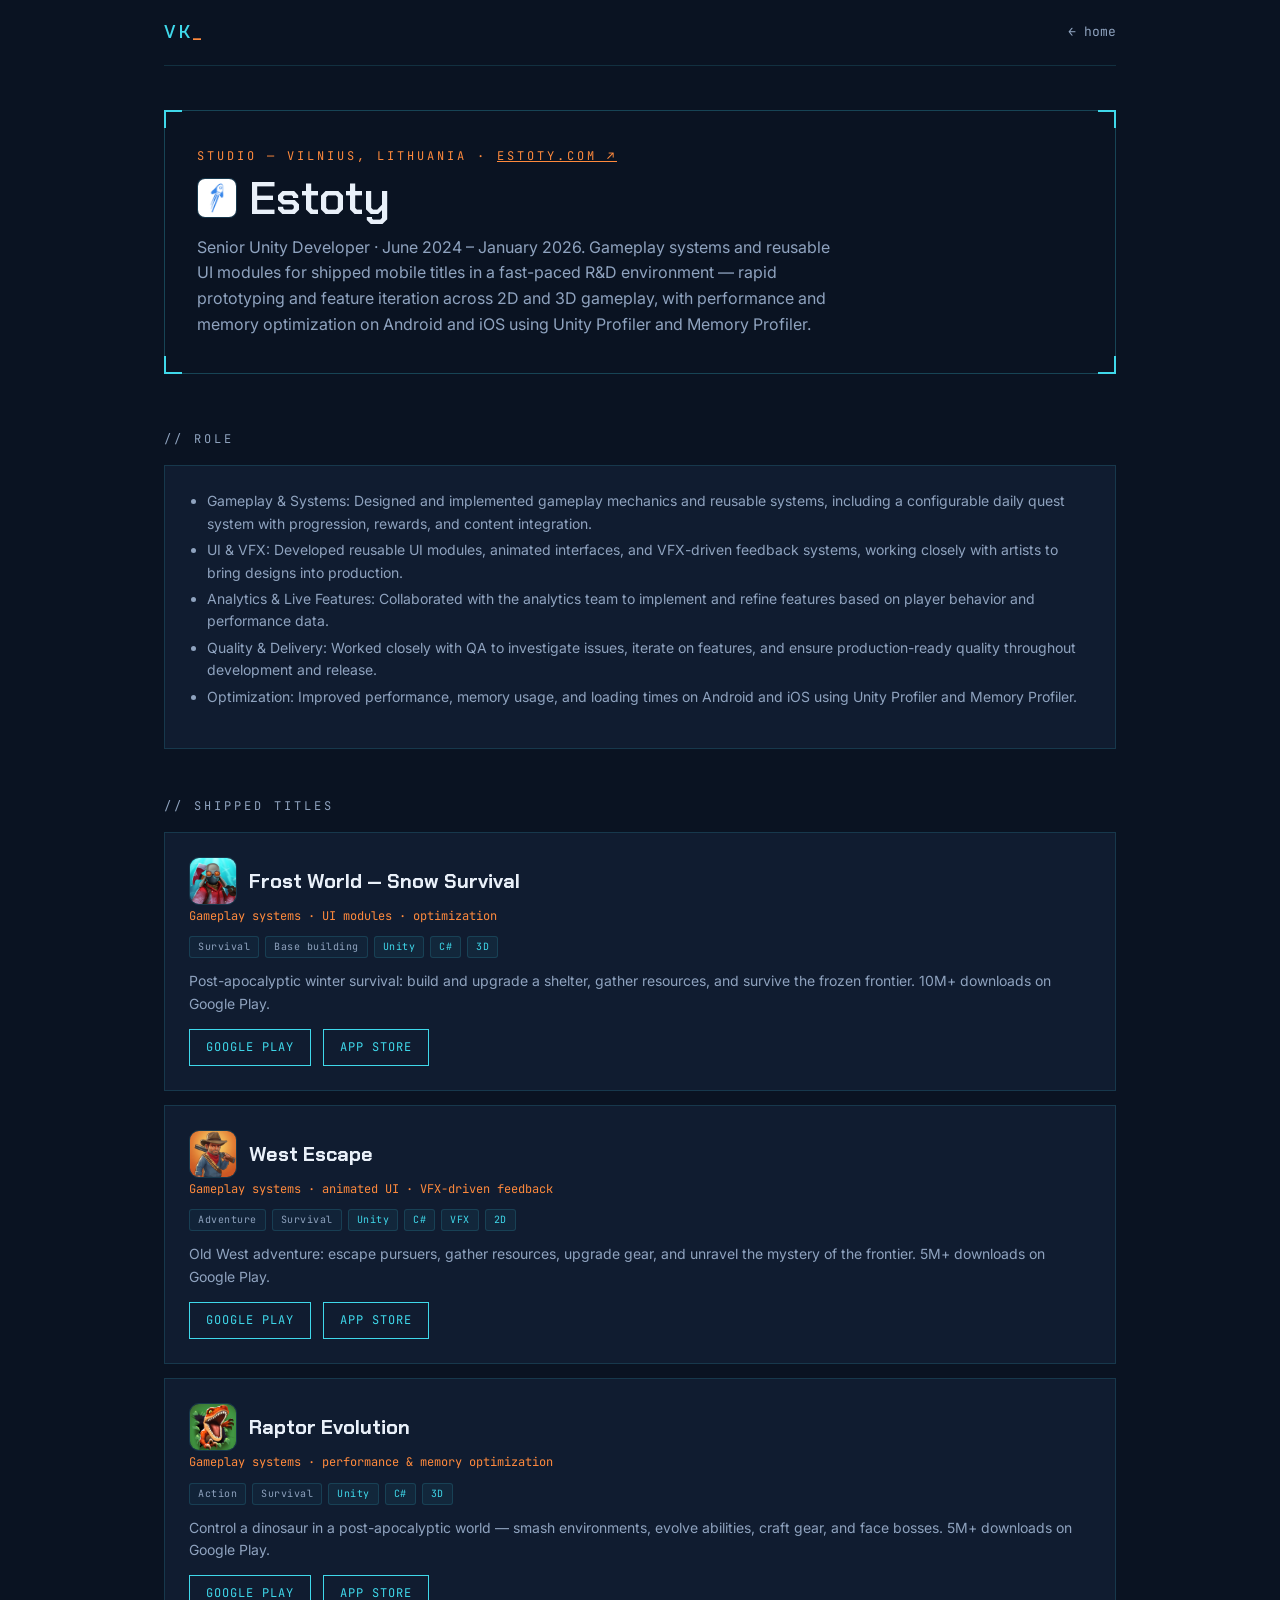
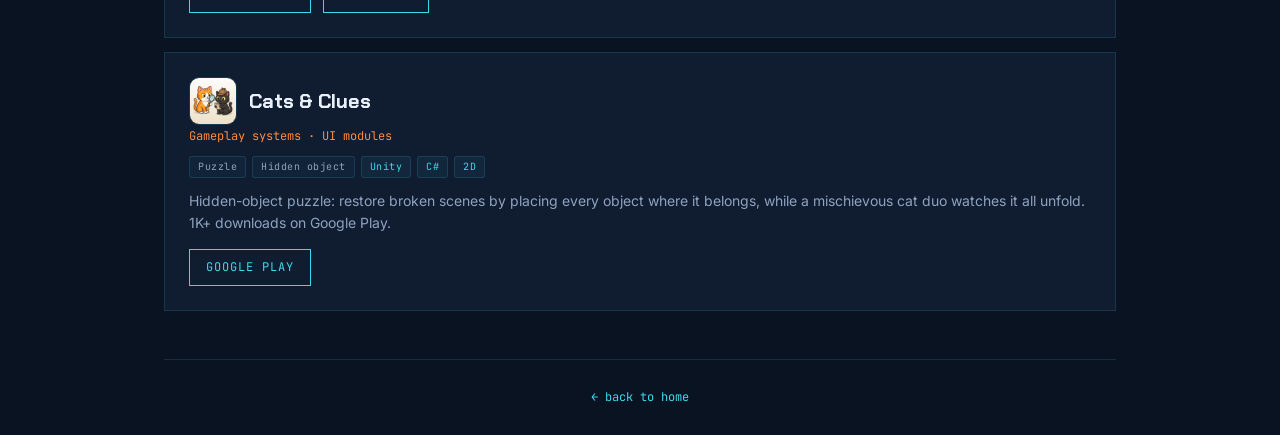
<file: pages/estoty.html>
<!DOCTYPE html>
<html lang="en">
<head>
  <meta charset="UTF-8">
  <meta name="viewport" content="width=device-width, initial-scale=1.0">
  <title>Estoty — Vardan Khasikyan</title>
  <link rel="preconnect" href="https://fonts.googleapis.com">
  <link rel="preconnect" href="https://fonts.gstatic.com" crossorigin>
  <link href="https://fonts.googleapis.com/css2?family=Chakra+Petch:wght@500;600&family=Inter:wght@400;500&family=JetBrains+Mono:wght@400&display=swap" rel="stylesheet">
  <link rel="icon" type="image/svg+xml" href="../favicon.svg">
  <link rel="stylesheet" href="../css/style.css">
</head>
<body>
  <div class="container">

    <nav class="nav">
      <a class="nav-logo" href="../index.html">VK<span>_</span></a>
      <div class="nav-links"><a href="../index.html">← home</a></div>
    </nav>

    <header class="page-head">
      <div class="hud">
        <span class="corner"></span>
        <p class="eyebrow">Studio — Vilnius, Lithuania · <a href="https://estoty.com/" target="_blank" rel="noopener noreferrer" style="color:inherit;">estoty.com ↗</a></p>
        <h1 class="studio-title"><img class="studio-logo" src="../assets/logos/estoty.png" alt="Estoty logo">Estoty</h1>
        <p class="lede">Senior Unity Developer · June 2024 – January 2026. Gameplay systems and
        reusable UI modules for shipped mobile titles in a fast-paced R&amp;D environment —
        rapid prototyping and feature iteration across 2D and 3D gameplay, with performance and
        memory optimization on Android and iOS using Unity Profiler and Memory Profiler.</p>
      </div>
    </header>

    <p class="section-label">// ROLE</p>

    <div class="game-card">
      <ul>
        <li>Gameplay & Systems: Designed and implemented gameplay mechanics and reusable systems, including a configurable daily quest system with progression, rewards, and content integration.</li>
        <li>UI & VFX: Developed reusable UI modules, animated interfaces, and VFX-driven feedback systems, working closely with artists to bring designs into production.</li>
        <li>Analytics & Live Features: Collaborated with the analytics team to implement and refine features based on player behavior and performance data.</li>
        <li>Quality & Delivery: Worked closely with QA to investigate issues, iterate on features, and ensure production-ready quality throughout development and release.</li>
        <li>Optimization: Improved performance, memory usage, and loading times on Android and iOS using Unity Profiler and Memory Profiler.</li>
      </ul>
    </div>

    <p class="section-label">// SHIPPED TITLES</p>

    <div class="game-card">
      <div class="game-card-head">
        <img class="game-icon" src="../assets/games/frost-world.png" alt="Frost World icon">
        <h3>Frost World — Snow Survival</h3>
      </div>
      <p class="role">Gameplay systems · UI modules · optimization</p>
      <div class="game-tags">
        <span class="tag tag-genre">Survival</span>
        <span class="tag tag-genre">Base building</span>
        <span class="tag tag-tech">Unity</span>
        <span class="tag tag-tech">C#</span>
        <span class="tag tag-tech">3D</span>
      </div>
      <p>Post-apocalyptic winter survival: build and upgrade a shelter, gather resources, and
      survive the frozen frontier. 10M+ downloads on Google Play.</p>
      <a class="btn btn-store" href="https://play.google.com/store/apps/details?id=com.winter.breaker" target="_blank" rel="noopener noreferrer">GOOGLE PLAY</a>
      <a class="btn btn-store" href="https://apps.apple.com/us/app/frost-world/id6738846199" target="_blank" rel="noopener noreferrer">APP STORE</a>
    </div>

    <div class="game-card">
      <div class="game-card-head">
        <img class="game-icon" src="../assets/games/west-escape.png" alt="West Escape icon">
        <h3>West Escape</h3>
      </div>
      <p class="role">Gameplay systems · animated UI · VFX-driven feedback</p>
      <div class="game-tags">
        <span class="tag tag-genre">Adventure</span>
        <span class="tag tag-genre">Survival</span>
        <span class="tag tag-tech">Unity</span>
        <span class="tag tag-tech">C#</span>
        <span class="tag tag-tech">VFX</span>
        <span class="tag tag-tech">2D</span>
      </div>
      <p>Old West adventure: escape pursuers, gather resources, upgrade gear, and unravel the
      mystery of the frontier. 5M+ downloads on Google Play.</p>
      <a class="btn btn-store" href="https://play.google.com/store/apps/details?id=com.western.escape" target="_blank" rel="noopener noreferrer">GOOGLE PLAY</a>
      <a class="btn btn-store" href="https://apps.apple.com/us/app/west-escape/id6474681724" target="_blank" rel="noopener noreferrer">APP STORE</a>
    </div>

    <div class="game-card">
      <div class="game-card-head">
        <img class="game-icon" src="../assets/games/raptor-evolution.png" alt="Raptor Evolution icon">
        <h3>Raptor Evolution</h3>
      </div>
      <p class="role">Gameplay systems · performance &amp; memory optimization</p>
      <div class="game-tags">
        <span class="tag tag-genre">Action</span>
        <span class="tag tag-genre">Survival</span>
        <span class="tag tag-tech">Unity</span>
        <span class="tag tag-tech">C#</span>
        <span class="tag tag-tech">3D</span>
      </div>
      <p>Control a dinosaur in a post-apocalyptic world — smash environments, evolve abilities,
      craft gear, and face bosses. 5M+ downloads on Google Play.</p>
      <a class="btn btn-store" href="https://play.google.com/store/apps/details?id=com.raptor.evolution" target="_blank" rel="noopener noreferrer">GOOGLE PLAY</a>
      <a class="btn btn-store" href="https://apps.apple.com/us/app/raptor-evolution-survival/id6738051188" target="_blank" rel="noopener noreferrer">APP STORE</a>
    </div>

    <div class="game-card">
      <div class="game-card-head">
        <img class="game-icon" src="../assets/games/cats-and-clues.png" alt="Cats &amp; Clues icon">
        <h3>Cats &amp; Clues</h3>
      </div>
      <p class="role">Gameplay systems · UI modules</p>
      <div class="game-tags">
        <span class="tag tag-genre">Puzzle</span>
        <span class="tag tag-genre">Hidden object</span>
        <span class="tag tag-tech">Unity</span>
        <span class="tag tag-tech">C#</span>
        <span class="tag tag-tech">2D</span>
      </div>
      <p>Hidden-object puzzle: restore broken scenes by placing every object where it belongs,
      while a mischievous cat duo watches it all unfold. 1K+ downloads on Google Play.</p>
      <a class="btn btn-store" href="https://play.google.com/store/apps/details?id=com.storyreveal.puzzle&hl=en" target="_blank" rel="noopener noreferrer">GOOGLE PLAY</a>
    </div>

    <footer class="footer">
      <p><a href="../index.html">← back to home</a></p>
    </footer>

  </div>
</body>
</html>
</file>
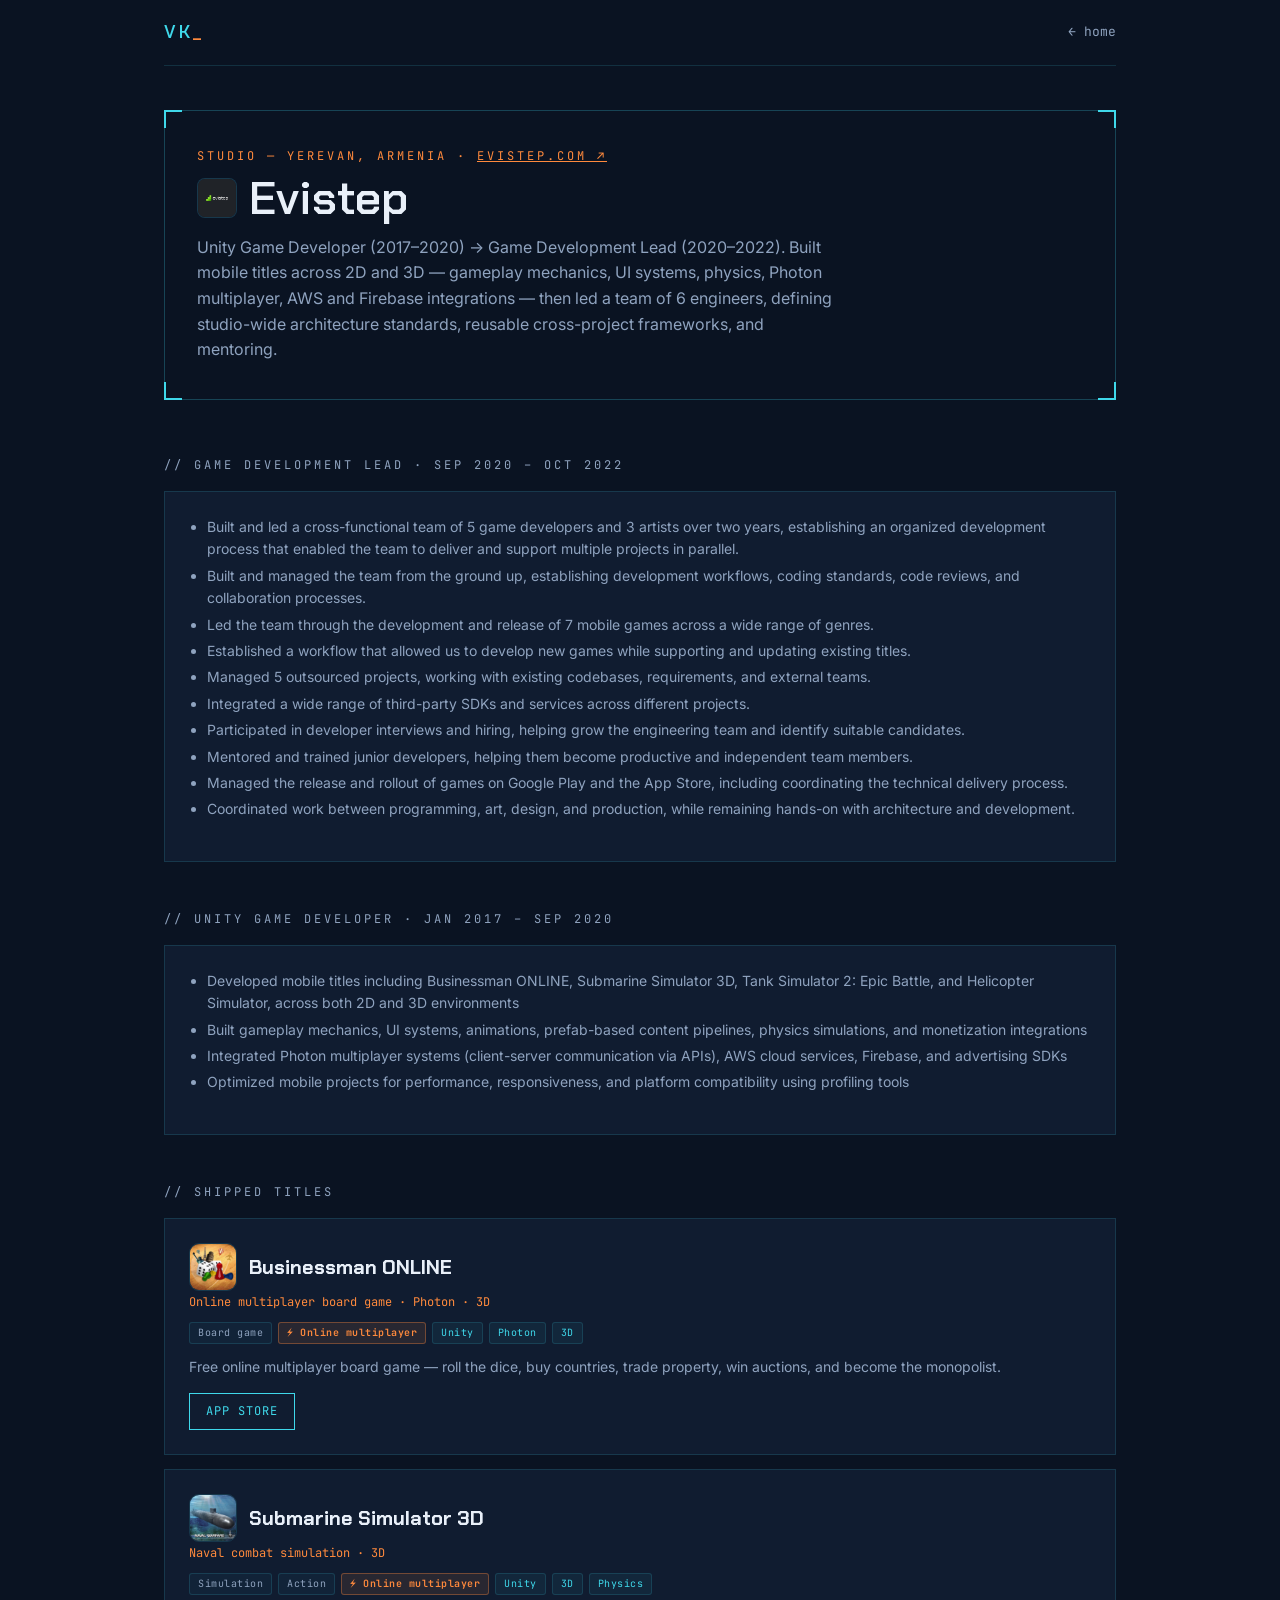
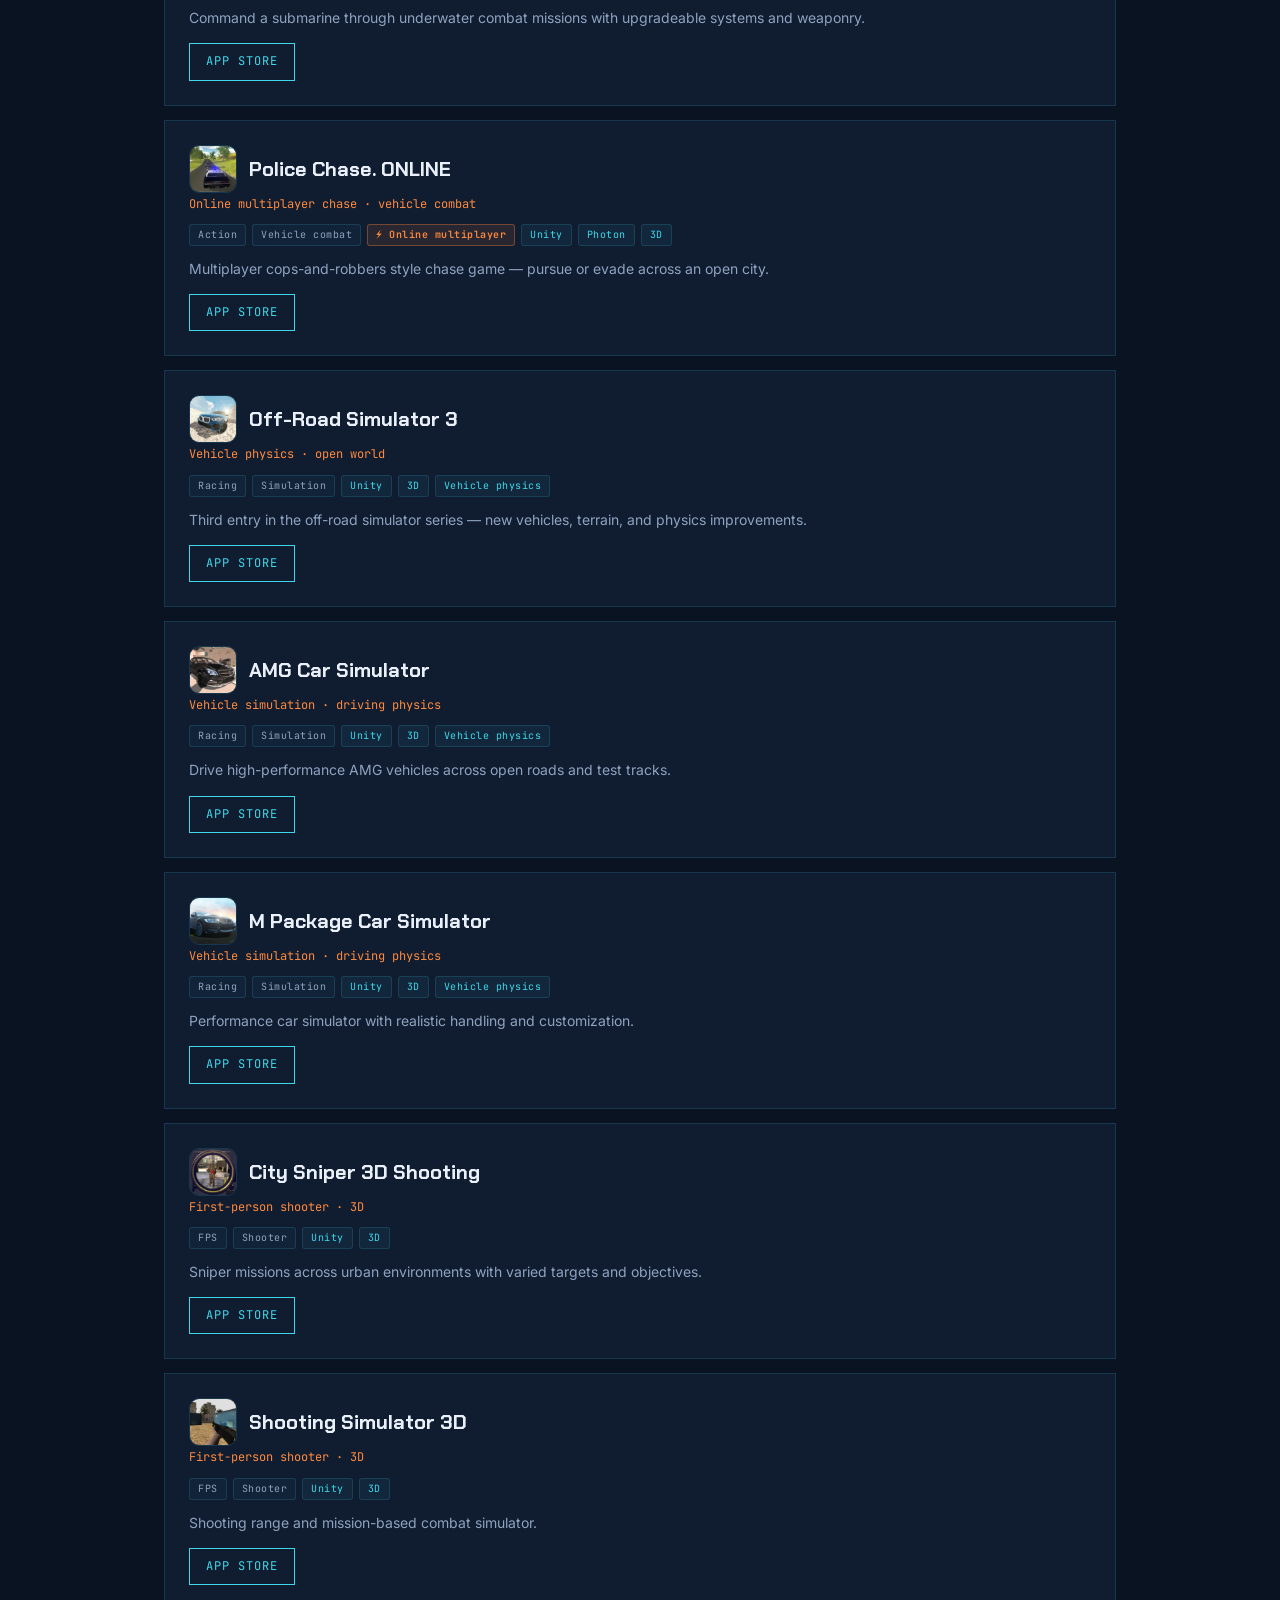
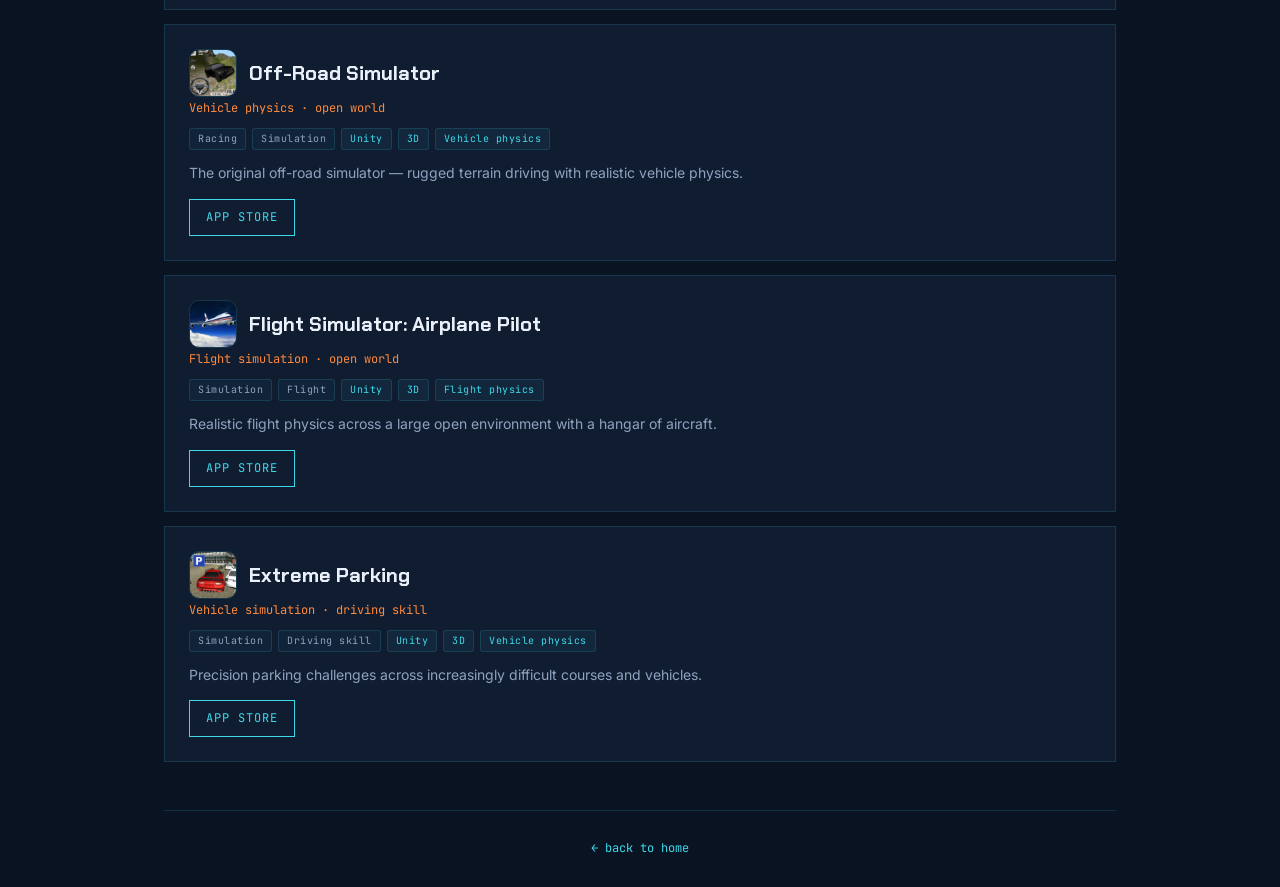
<file: pages/evistep.html>
<!DOCTYPE html>
<html lang="en">
<head>
  <meta charset="UTF-8">
  <meta name="viewport" content="width=device-width, initial-scale=1.0">
  <title>Evistep — Vardan Khasikyan</title>
  <link rel="preconnect" href="https://fonts.googleapis.com">
  <link rel="preconnect" href="https://fonts.gstatic.com" crossorigin>
  <link href="https://fonts.googleapis.com/css2?family=Chakra+Petch:wght@500;600&family=Inter:wght@400;500&family=JetBrains+Mono:wght@400&display=swap" rel="stylesheet">
  <link rel="icon" type="image/svg+xml" href="../favicon.svg">
  <link rel="stylesheet" href="../css/style.css">
</head>
<body>
  <div class="container">

    <nav class="nav">
      <a class="nav-logo" href="../index.html">VK<span>_</span></a>
      <div class="nav-links"><a href="../index.html">← home</a></div>
    </nav>

    <header class="page-head">
      <div class="hud">
        <span class="corner"></span>
        <p class="eyebrow">Studio — Yerevan, Armenia · <a href="https://evistep.com/" target="_blank" rel="noopener noreferrer" style="color:inherit;">evistep.com ↗</a></p>
        <h1 class="studio-title"><img class="studio-logo" src="../assets/logos/evistep.png" alt="Evistep logo">Evistep</h1>
        <p class="lede">Unity Game Developer (2017–2020) → Game Development Lead (2020–2022).
        Built mobile titles across 2D and 3D — gameplay mechanics, UI systems, physics, Photon
        multiplayer, AWS and Firebase integrations — then led a team of 6 engineers, defining
        studio-wide architecture standards, reusable cross-project frameworks, and mentoring.</p>
      </div>
    </header>

    <p class="section-label">// GAME DEVELOPMENT LEAD · SEP 2020 – OCT 2022</p>

    <div class="game-card">
      <ul>
        <li>Built and led a cross-functional team of 5 game developers and 3 artists over two years, establishing an organized development process that enabled the team to deliver and support multiple projects in parallel.</li>
        <li>Built and managed the team from the ground up, establishing development workflows, coding standards, code reviews, and collaboration processes.</li>
        <li>Led the team through the development and release of 7 mobile games across a wide range of genres.</li>
        <li>Established a workflow that allowed us to develop new games while supporting and updating existing titles.</li>
        <li>Managed 5 outsourced projects, working with existing codebases, requirements, and external teams.</li>
        <li>Integrated a wide range of third-party SDKs and services across different projects.</li>
        <li>Participated in developer interviews and hiring, helping grow the engineering team and identify suitable candidates.</li>
        <li>Mentored and trained junior developers, helping them become productive and independent team members.</li>
        <li>Managed the release and rollout of games on Google Play and the App Store, including coordinating the technical delivery process.</li>
        <li>Coordinated work between programming, art, design, and production, while remaining hands-on with architecture and development.</li>
      </ul>
    </div>

    <p class="section-label">// UNITY GAME DEVELOPER · JAN 2017 – SEP 2020</p>

    <div class="game-card">
      <ul>
        <li>Developed mobile titles including Businessman ONLINE, Submarine Simulator 3D, Tank Simulator 2: Epic Battle, and Helicopter Simulator, across both 2D and 3D environments</li>
        <li>Built gameplay mechanics, UI systems, animations, prefab-based content pipelines, physics simulations, and monetization integrations</li>
        <li>Integrated Photon multiplayer systems (client-server communication via APIs), AWS cloud services, Firebase, and advertising SDKs</li>
        <li>Optimized mobile projects for performance, responsiveness, and platform compatibility using profiling tools</li>
      </ul>
    </div>

    <p class="section-label">// SHIPPED TITLES</p>

    <div class="game-card">
      <div class="game-card-head">
        <img class="game-icon" src="../assets/games/businessman.png" alt="Businessman ONLINE icon">
        <h3>Businessman ONLINE</h3>
      </div>
      <p class="role">Online multiplayer board game · Photon · 3D</p>
      <div class="game-tags">
        <span class="tag tag-genre">Board game</span>
        <span class="tag tag-multiplayer">⚡ Online multiplayer</span>
        <span class="tag tag-tech">Unity</span>
        <span class="tag tag-tech">Photon</span>
        <span class="tag tag-tech">3D</span>
      </div>
      <p>Free online multiplayer board game — roll the dice, buy countries, trade property, win
      auctions, and become the monopolist.</p>
      <a class="btn btn-store" href="https://apps.apple.com/us/app/businessman-online-board-game/id1069353655" target="_blank" rel="noopener noreferrer">APP STORE</a>
    </div>

    <div class="game-card">
      <div class="game-card-head">
        <img class="game-icon" src="../assets/games/submarine-simulator.png" alt="Submarine Simulator 3D icon">
        <h3>Submarine Simulator 3D</h3>
      </div>
      <p class="role">Naval combat simulation · 3D</p>
      <div class="game-tags">
        <span class="tag tag-genre">Simulation</span>
        <span class="tag tag-genre">Action</span>
        <span class="tag tag-multiplayer">⚡ Online multiplayer</span>
        <span class="tag tag-tech">Unity</span>
        <span class="tag tag-tech">3D</span>
        <span class="tag tag-tech">Physics</span>
      </div>
      <p>Command a submarine through underwater combat missions with upgradeable systems and
      weaponry.</p>
      <a class="btn btn-store" href="https://apps.apple.com/us/app/id1451089356" target="_blank" rel="noopener noreferrer">APP STORE</a>
    </div>

    <div class="game-card">
      <div class="game-card-head">
        <img class="game-icon" src="../assets/games/police-chase.png" alt="Police Chase ONLINE icon">
        <h3>Police Chase. ONLINE</h3>
      </div>
      <p class="role">Online multiplayer chase · vehicle combat</p>
      <div class="game-tags">
        <span class="tag tag-genre">Action</span>
        <span class="tag tag-genre">Vehicle combat</span>
        <span class="tag tag-multiplayer">⚡ Online multiplayer</span>
        <span class="tag tag-tech">Unity</span>
        <span class="tag tag-tech">Photon</span>
        <span class="tag tag-tech">3D</span>
      </div>
      <p>Multiplayer cops-and-robbers style chase game — pursue or evade across an open city.</p>
      <a class="btn btn-store" href="https://apps.apple.com/us/app/id1468653256" target="_blank" rel="noopener noreferrer">APP STORE</a>
    </div>

    <div class="game-card">
      <div class="game-card-head">
        <img class="game-icon" src="../assets/games/offroad-simulator-3.png" alt="Off-Road Simulator 3 icon">
        <h3>Off-Road Simulator 3</h3>
      </div>
      <p class="role">Vehicle physics · open world</p>
      <div class="game-tags">
        <span class="tag tag-genre">Racing</span>
        <span class="tag tag-genre">Simulation</span>
        <span class="tag tag-tech">Unity</span>
        <span class="tag tag-tech">3D</span>
        <span class="tag tag-tech">Vehicle physics</span>
      </div>
      <p>Third entry in the off-road simulator series — new vehicles, terrain, and physics
      improvements.</p>
      <a class="btn btn-store" href="https://apps.apple.com/us/app/id1491761038" target="_blank" rel="noopener noreferrer">APP STORE</a>
    </div>

    <div class="game-card">
      <div class="game-card-head">
        <img class="game-icon" src="../assets/games/amg-car-simulator.png" alt="AMG Car Simulator icon">
        <h3>AMG Car Simulator</h3>
      </div>
      <p class="role">Vehicle simulation · driving physics</p>
      <div class="game-tags">
        <span class="tag tag-genre">Racing</span>
        <span class="tag tag-genre">Simulation</span>
        <span class="tag tag-tech">Unity</span>
        <span class="tag tag-tech">3D</span>
        <span class="tag tag-tech">Vehicle physics</span>
      </div>
      <p>Drive high-performance AMG vehicles across open roads and test tracks.</p>
      <a class="btn btn-store" href="https://apps.apple.com/us/app/id1491761351" target="_blank" rel="noopener noreferrer">APP STORE</a>
    </div>

    <div class="game-card">
      <div class="game-card-head">
        <img class="game-icon" src="../assets/games/m-package-simulator.png" alt="M Package Car Simulator icon">
        <h3>M Package Car Simulator</h3>
      </div>
      <p class="role">Vehicle simulation · driving physics</p>
      <div class="game-tags">
        <span class="tag tag-genre">Racing</span>
        <span class="tag tag-genre">Simulation</span>
        <span class="tag tag-tech">Unity</span>
        <span class="tag tag-tech">3D</span>
        <span class="tag tag-tech">Vehicle physics</span>
      </div>
      <p>Performance car simulator with realistic handling and customization.</p>
      <a class="btn btn-store" href="https://apps.apple.com/us/app/id1504231261" target="_blank" rel="noopener noreferrer">APP STORE</a>
    </div>

    <div class="game-card">
      <div class="game-card-head">
        <img class="game-icon" src="../assets/games/city-sniper.png" alt="City Sniper 3D Shooting icon">
        <h3>City Sniper 3D Shooting</h3>
      </div>
      <p class="role">First-person shooter · 3D</p>
      <div class="game-tags">
        <span class="tag tag-genre">FPS</span>
        <span class="tag tag-genre">Shooter</span>
        <span class="tag tag-tech">Unity</span>
        <span class="tag tag-tech">3D</span>
      </div>
      <p>Sniper missions across urban environments with varied targets and objectives.</p>
      <a class="btn btn-store" href="https://apps.apple.com/us/app/id913934735" target="_blank" rel="noopener noreferrer">APP STORE</a>
    </div>

    <div class="game-card">
      <div class="game-card-head">
        <img class="game-icon" src="../assets/games/shooting-simulator.png" alt="Shooting Simulator 3D icon">
        <h3>Shooting Simulator 3D</h3>
      </div>
      <p class="role">First-person shooter · 3D</p>
      <div class="game-tags">
        <span class="tag tag-genre">FPS</span>
        <span class="tag tag-genre">Shooter</span>
        <span class="tag tag-tech">Unity</span>
        <span class="tag tag-tech">3D</span>
      </div>
      <p>Shooting range and mission-based combat simulator.</p>
      <a class="btn btn-store" href="https://apps.apple.com/us/app/id944944627" target="_blank" rel="noopener noreferrer">APP STORE</a>
    </div>

    <div class="game-card">
      <div class="game-card-head">
        <img class="game-icon" src="../assets/games/offroad-simulator.png" alt="Off-Road Simulator icon">
        <h3>Off-Road Simulator</h3>
      </div>
      <p class="role">Vehicle physics · open world</p>
      <div class="game-tags">
        <span class="tag tag-genre">Racing</span>
        <span class="tag tag-genre">Simulation</span>
        <span class="tag tag-tech">Unity</span>
        <span class="tag tag-tech">3D</span>
        <span class="tag tag-tech">Vehicle physics</span>
      </div>
      <p>The original off-road simulator — rugged terrain driving with realistic vehicle physics.</p>
      <a class="btn btn-store" href="https://apps.apple.com/us/app/id965860913" target="_blank" rel="noopener noreferrer">APP STORE</a>
    </div>

    <div class="game-card">
      <div class="game-card-head">
        <img class="game-icon" src="../assets/games/flight-simulator.png" alt="Flight Simulator: Airplane Pilot icon">
        <h3>Flight Simulator: Airplane Pilot</h3>
      </div>
      <p class="role">Flight simulation · open world</p>
      <div class="game-tags">
        <span class="tag tag-genre">Simulation</span>
        <span class="tag tag-genre">Flight</span>
        <span class="tag tag-tech">Unity</span>
        <span class="tag tag-tech">3D</span>
        <span class="tag tag-tech">Flight physics</span>
      </div>
      <p>Realistic flight physics across a large open environment with a hangar of aircraft.</p>
      <a class="btn btn-store" href="https://apps.apple.com/us/app/id980267087" target="_blank" rel="noopener noreferrer">APP STORE</a>
    </div>

    <div class="game-card">
      <div class="game-card-head">
        <img class="game-icon" src="../assets/games/extreme-parking.png" alt="Extreme Parking icon">
        <h3>Extreme Parking</h3>
      </div>
      <p class="role">Vehicle simulation · driving skill</p>
      <div class="game-tags">
        <span class="tag tag-genre">Simulation</span>
        <span class="tag tag-genre">Driving skill</span>
        <span class="tag tag-tech">Unity</span>
        <span class="tag tag-tech">3D</span>
        <span class="tag tag-tech">Vehicle physics</span>
      </div>
      <p>Precision parking challenges across increasingly difficult courses and vehicles.</p>
      <a class="btn btn-store" href="https://apps.apple.com/us/app/id985287017" target="_blank" rel="noopener noreferrer">APP STORE</a>
    </div>

    <footer class="footer">
      <p><a href="../index.html">← back to home</a></p>
    </footer>

  </div>
</body>
</html>
</file>
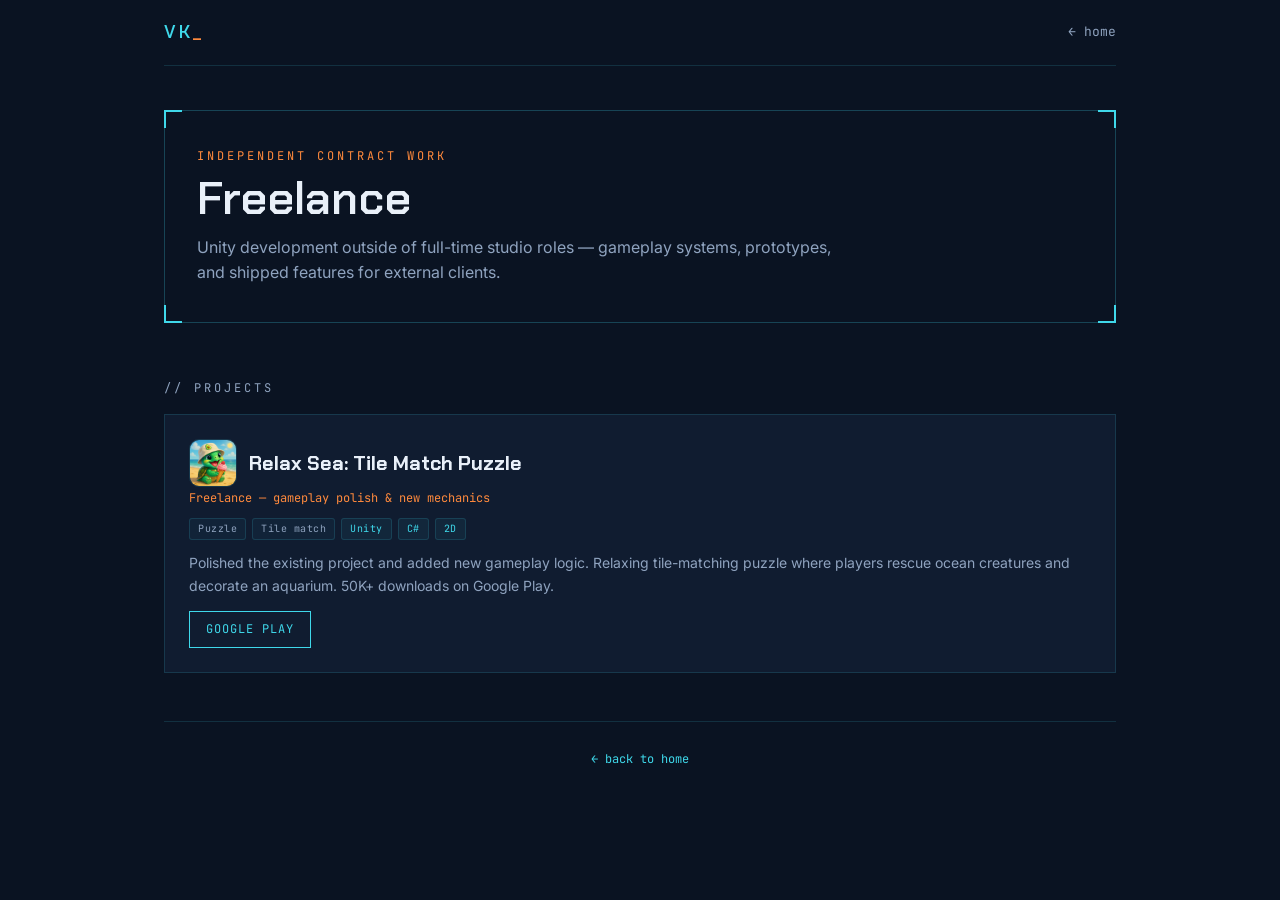
<file: pages/freelance.html>
<!DOCTYPE html>
<html lang="en">
<head>
  <meta charset="UTF-8">
  <meta name="viewport" content="width=device-width, initial-scale=1.0">
  <title>Freelance — Vardan Khasikyan</title>
  <link rel="preconnect" href="https://fonts.googleapis.com">
  <link rel="preconnect" href="https://fonts.gstatic.com" crossorigin>
  <link href="https://fonts.googleapis.com/css2?family=Chakra+Petch:wght@500;600&family=Inter:wght@400;500&family=JetBrains+Mono:wght@400&display=swap" rel="stylesheet">
  <link rel="icon" type="image/svg+xml" href="../favicon.svg">
  <link rel="stylesheet" href="../css/style.css">
</head>
<body>
  <div class="container">

    <nav class="nav">
      <a class="nav-logo" href="../index.html">VK<span>_</span></a>
      <div class="nav-links"><a href="../index.html">← home</a></div>
    </nav>

    <header class="page-head">
      <div class="hud">
        <span class="corner"></span>
        <p class="eyebrow">Independent contract work</p>
        <h1>Freelance</h1>
        <p class="lede">Unity development outside of full-time studio roles — gameplay
        systems, prototypes, and shipped features for external clients.</p>
      </div>
    </header>

    <p class="section-label">// PROJECTS</p>

    <div class="game-card">
      <div class="game-card-head">
        <img class="game-icon" src="../assets/games/relax-sea.png" alt="Relax Sea: Tile Match Puzzle icon">
        <h3>Relax Sea: Tile Match Puzzle</h3>
      </div>
      <p class="role">Freelance — gameplay polish &amp; new mechanics</p>
      <div class="game-tags">
        <span class="tag tag-genre">Puzzle</span>
        <span class="tag tag-genre">Tile match</span>
        <span class="tag tag-tech">Unity</span>
        <span class="tag tag-tech">C#</span>
        <span class="tag tag-tech">2D</span>
      </div>
      <p>Polished the existing project and added new gameplay logic. Relaxing tile-matching
      puzzle where players rescue ocean creatures and decorate an aquarium. 50K+ downloads on
      Google Play.</p>
      <a class="btn btn-store" href="https://play.google.com/store/apps/details?id=com.u2agames.relaxseamatch&hl=en" target="_blank" rel="noopener noreferrer">GOOGLE PLAY</a>
    </div>

    <footer class="footer">
      <p><a href="../index.html">← back to home</a></p>
    </footer>

  </div>
</body>
</html>
</file>
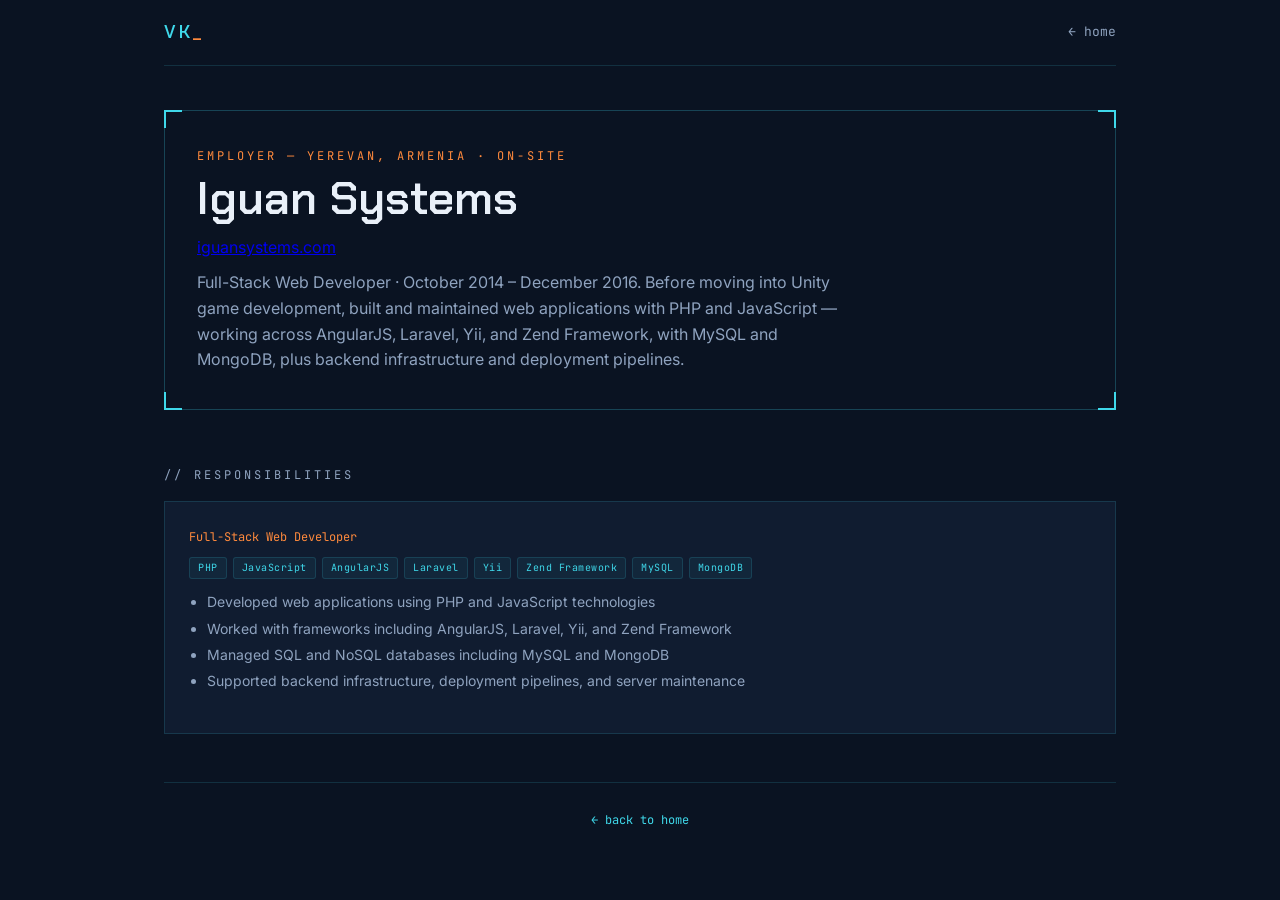
<file: pages/iguan.html>
<!DOCTYPE html>
<html lang="en">
<head>
  <meta charset="UTF-8">
  <meta name="viewport" content="width=device-width, initial-scale=1.0">
  <title>Iguan Systems — Vardan Khasikyan</title>
  <link rel="preconnect" href="https://fonts.googleapis.com">
  <link rel="preconnect" href="https://fonts.gstatic.com" crossorigin>
  <link href="https://fonts.googleapis.com/css2?family=Chakra+Petch:wght@500;600&family=Inter:wght@400;500&family=JetBrains+Mono:wght@400&display=swap" rel="stylesheet">
  <link rel="icon" type="image/svg+xml" href="../favicon.svg">
  <link rel="stylesheet" href="../css/style.css">
</head>
<body>
  <div class="container">

    <nav class="nav">
      <a class="nav-logo" href="../index.html">VK<span>_</span></a>
      <div class="nav-links"><a href="../index.html">← home</a></div>
    </nav>

    <header class="page-head">
      <div class="hud">
        <span class="corner"></span>
        <p class="eyebrow">Employer — Yerevan, Armenia · On-site</p>
        <h1 class="studio-title">Iguan Systems</h1>
        <p class="lede"><a href="https://www.iguansystems.com/" target="_blank" rel="noopener">iguansystems.com</a></p>
        <p class="lede">Full-Stack Web Developer · October 2014 – December 2016. Before moving
        into Unity game development, built and maintained web applications with PHP and
        JavaScript — working across AngularJS, Laravel, Yii, and Zend Framework, with MySQL and
        MongoDB, plus backend infrastructure and deployment pipelines.</p>
      </div>
    </header>

    <p class="section-label">// RESPONSIBILITIES</p>

    <div class="game-card">
      <p class="role">Full-Stack Web Developer</p>
      <div class="game-tags">
        <span class="tag tag-tech">PHP</span>
        <span class="tag tag-tech">JavaScript</span>
        <span class="tag tag-tech">AngularJS</span>
        <span class="tag tag-tech">Laravel</span>
        <span class="tag tag-tech">Yii</span>
        <span class="tag tag-tech">Zend Framework</span>
        <span class="tag tag-tech">MySQL</span>
        <span class="tag tag-tech">MongoDB</span>
      </div>
      <ul>
        <li>Developed web applications using PHP and JavaScript technologies</li>
        <li>Worked with frameworks including AngularJS, Laravel, Yii, and Zend Framework</li>
        <li>Managed SQL and NoSQL databases including MySQL and MongoDB</li>
        <li>Supported backend infrastructure, deployment pipelines, and server maintenance</li>
      </ul>
    </div>

    <footer class="footer">
      <p><a href="../index.html">← back to home</a></p>
    </footer>

  </div>
</body>
</html>
</file>
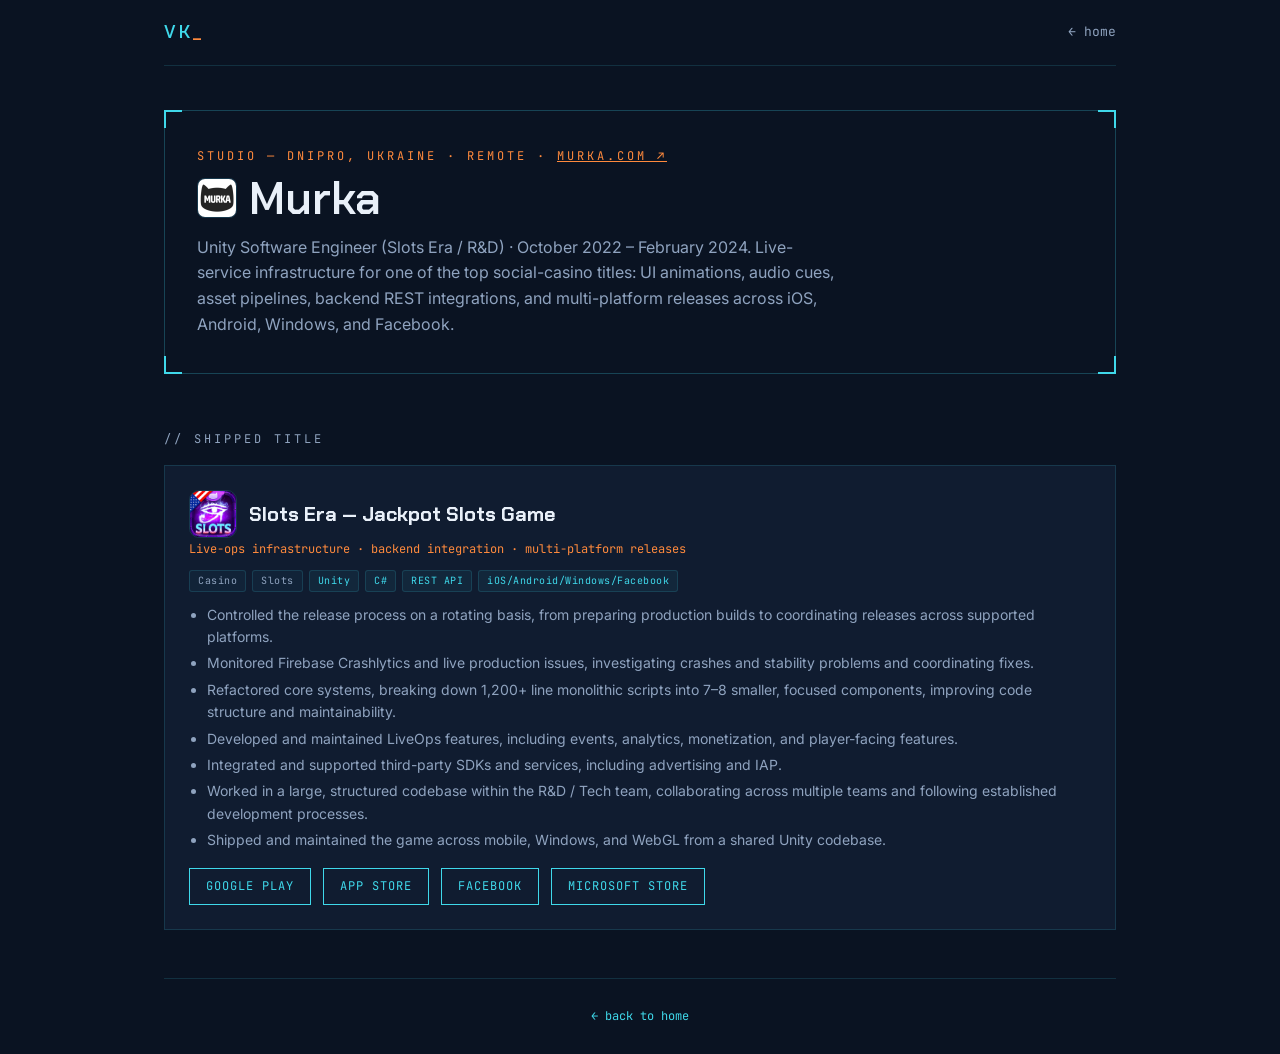
<file: pages/murka.html>
<!DOCTYPE html>
<html lang="en">
<head>
  <meta charset="UTF-8">
  <meta name="viewport" content="width=device-width, initial-scale=1.0">
  <title>Murka — Vardan Khasikyan</title>
  <link rel="preconnect" href="https://fonts.googleapis.com">
  <link rel="preconnect" href="https://fonts.gstatic.com" crossorigin>
  <link href="https://fonts.googleapis.com/css2?family=Chakra+Petch:wght@500;600&family=Inter:wght@400;500&family=JetBrains+Mono:wght@400&display=swap" rel="stylesheet">
  <link rel="icon" type="image/svg+xml" href="../favicon.svg">
  <link rel="stylesheet" href="../css/style.css">
</head>
<body>
  <div class="container">

    <nav class="nav">
      <a class="nav-logo" href="../index.html">VK<span>_</span></a>
      <div class="nav-links"><a href="../index.html">← home</a></div>
    </nav>

    <header class="page-head">
      <div class="hud">
        <span class="corner"></span>
        <p class="eyebrow">Studio — Dnipro, Ukraine · Remote · <a href="https://murka.com/" target="_blank" rel="noopener noreferrer" style="color:inherit;">murka.com ↗</a></p>
        <h1 class="studio-title"><img class="studio-logo" src="../assets/logos/murka.png" alt="Murka logo">Murka</h1>
        <p class="lede">Unity Software Engineer (Slots Era / R&amp;D) · October 2022 – February 2024.
        Live-service infrastructure for one of the top social-casino titles: UI animations, audio
        cues, asset pipelines, backend REST integrations, and multi-platform releases across iOS,
        Android, Windows, and Facebook.</p>
      </div>
    </header>

    <p class="section-label">// SHIPPED TITLE</p>

    <div class="game-card">
      <div class="game-card-head">
        <img class="game-icon" src="../assets/games/slots-era.png" alt="Slots Era icon">
        <h3>Slots Era — Jackpot Slots Game</h3>
      </div>
      <p class="role">Live-ops infrastructure · backend integration · multi-platform releases</p>
      <div class="game-tags">
        <span class="tag tag-genre">Casino</span>
        <span class="tag tag-genre">Slots</span>
        <span class="tag tag-tech">Unity</span>
        <span class="tag tag-tech">C#</span>
        <span class="tag tag-tech">REST API</span>
        <span class="tag tag-tech">iOS/Android/Windows/Facebook</span>
      </div>
      <ul>
        <li>Controlled the release process on a rotating basis, from preparing production builds to coordinating releases across supported platforms.</li>
        <li>Monitored Firebase Crashlytics and live production issues, investigating crashes and stability problems and coordinating fixes.</li>
        <li>Refactored core systems, breaking down 1,200+ line monolithic scripts into 7–8 smaller, focused components, improving code structure and maintainability.</li>
        <li>Developed and maintained LiveOps features, including events, analytics, monetization, and player-facing features.</li>
        <li>Integrated and supported third-party SDKs and services, including advertising and IAP.</li>
        <li>Worked in a large, structured codebase within the R&D / Tech team, collaborating across multiple teams and following established development processes.</li>
        <li>Shipped and maintained the game across mobile, Windows, and WebGL from a shared Unity codebase.</li>
      </ul>
      <a class="btn btn-store" href="https://play.google.com/store/apps/details?id=com.murka.slotsera" target="_blank" rel="noopener noreferrer">GOOGLE PLAY</a>
      <a class="btn btn-store" href="https://apps.apple.com/us/app/slots-era-slot-machines-777/id1133138987" target="_blank" rel="noopener noreferrer">APP STORE</a>
      <a class="btn btn-store" href="https://apps.facebook.com/slotsera/?source=www_homepage_shortcut" target="_blank" rel="noopener noreferrer">FACEBOOK</a>
      <a class="btn btn-store" href="https://apps.microsoft.com/detail/9p55x8zglv16?hl=en-US&gl=AM" target="_blank" rel="noopener noreferrer">MICROSOFT STORE</a>
    </div>

    <footer class="footer">
      <p><a href="../index.html">← back to home</a></p>
    </footer>

  </div>
</body>
</html>
</file>
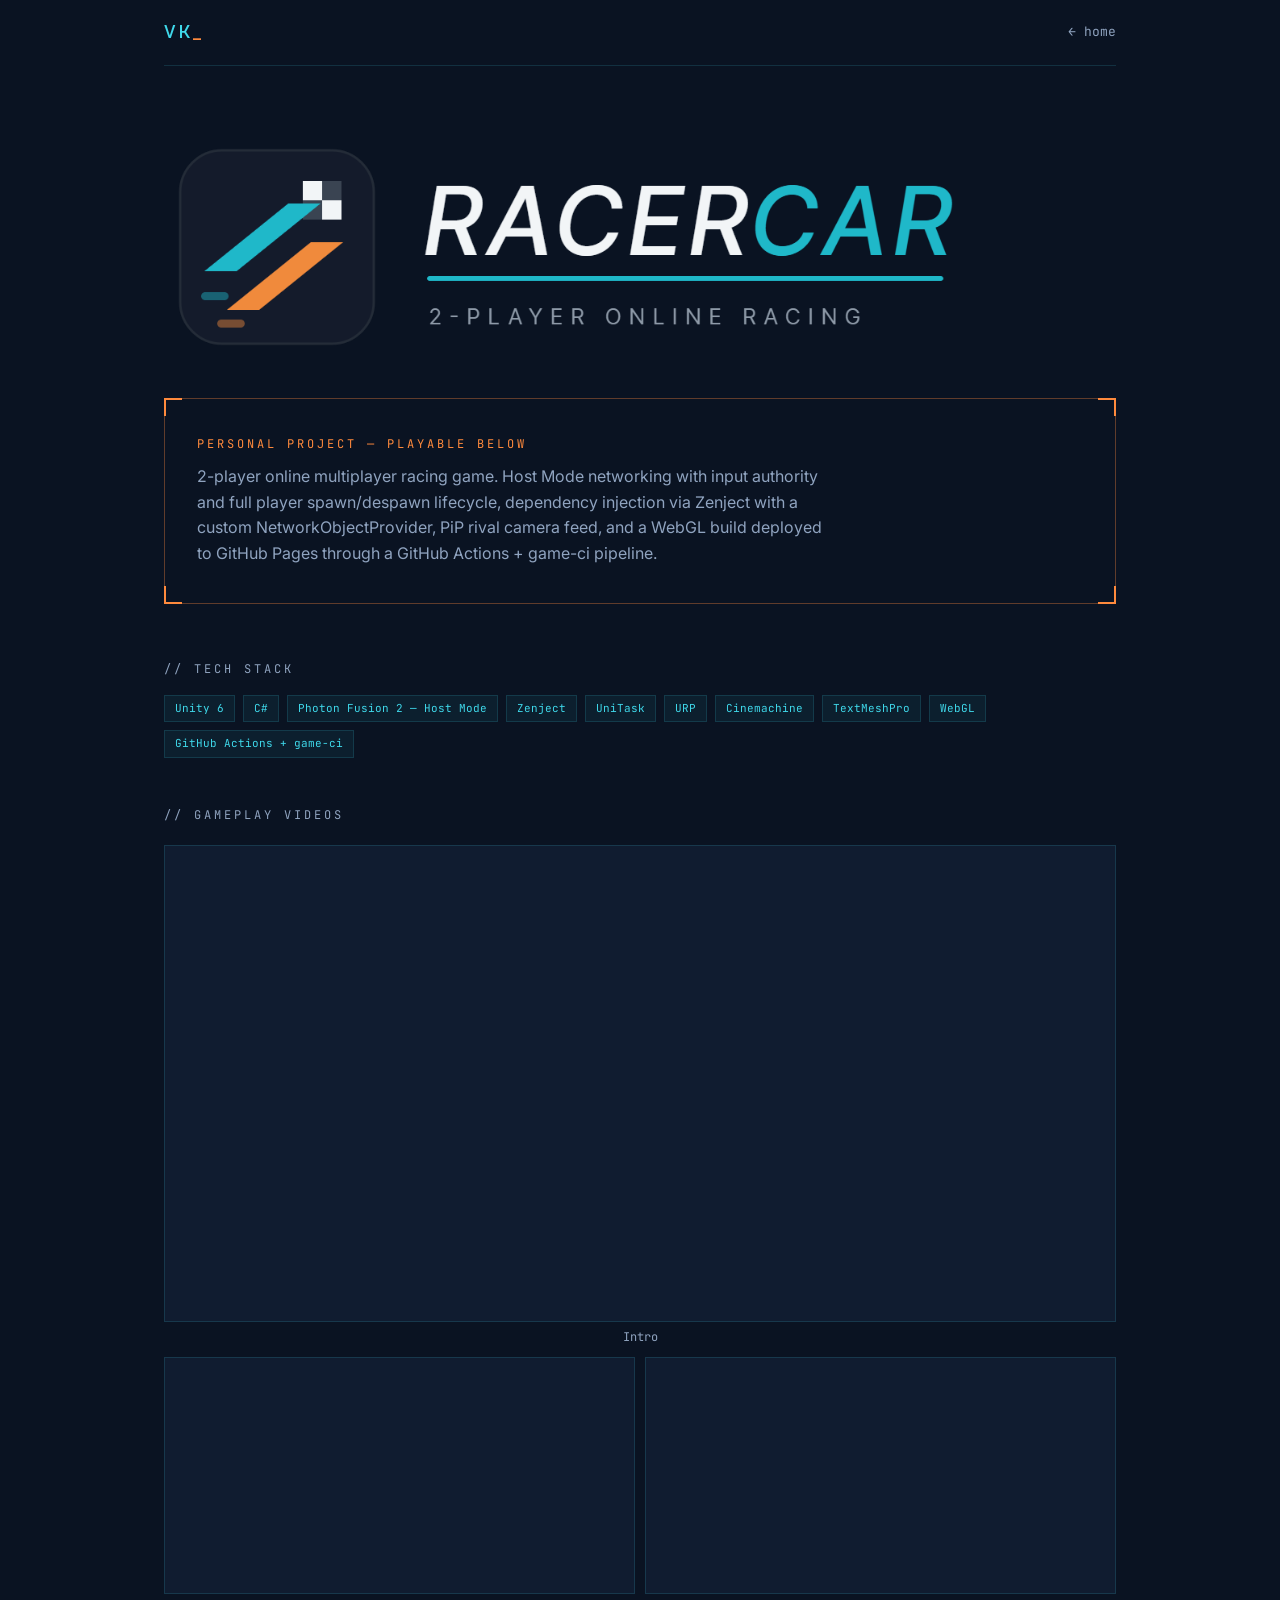
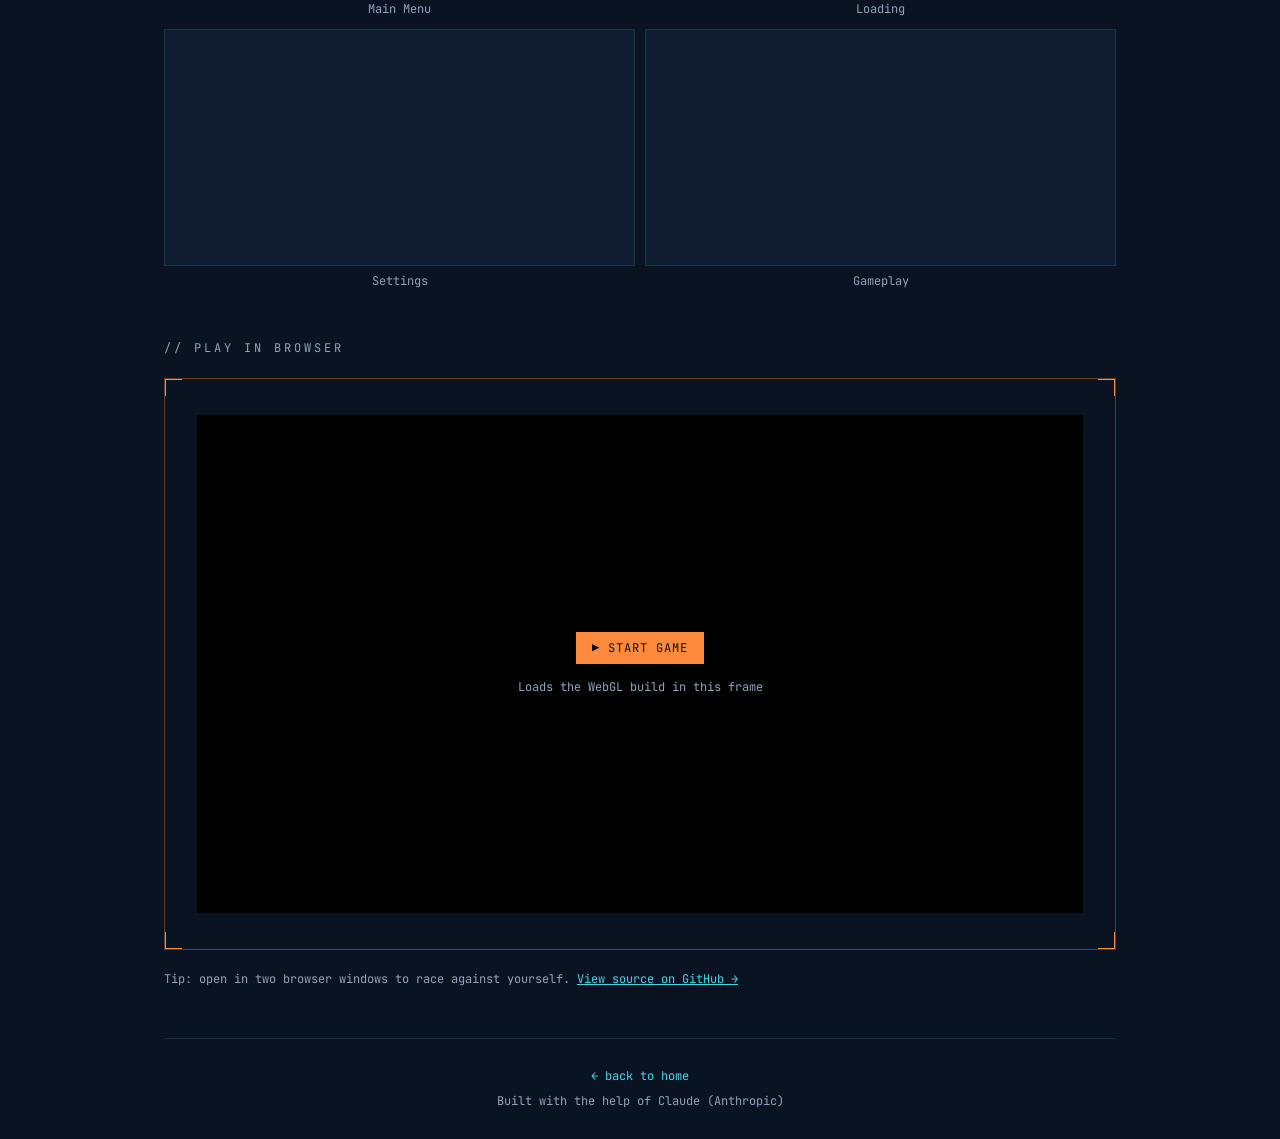
<file: pages/racercar.html>
<!DOCTYPE html>
<html lang="en">
<head>
  <meta charset="UTF-8">
  <meta name="viewport" content="width=device-width, initial-scale=1.0">
  <title>RacerCar — Vardan Khasikyan</title>
  <link rel="preconnect" href="https://fonts.googleapis.com">
  <link rel="preconnect" href="https://fonts.gstatic.com" crossorigin>
  <link href="https://fonts.googleapis.com/css2?family=Chakra+Petch:wght@500;600&family=Inter:wght@400;500&family=JetBrains+Mono:wght@400&display=swap" rel="stylesheet">
  <link rel="icon" type="image/svg+xml" href="../favicon.svg">
  <link rel="stylesheet" href="../css/style.css">
</head>
<body>
  <div class="container">

    <nav class="nav">
      <a class="nav-logo" href="../index.html">VK<span>_</span></a>
      <div class="nav-links"><a href="../index.html">← home</a></div>
    </nav>

    <header class="page-head">
      <img class="page-head-logo" src="../assets/games/racercar-logo.png" alt="RacerCar logo">
      <h1 class="sr-only">RacerCar</h1>
      <div class="hud hud-orange">
        <span class="corner"></span>
        <p class="eyebrow">Personal project — playable below</p>
        <p class="lede">2-player online multiplayer racing game. Host Mode networking with input
        authority and full player spawn/despawn lifecycle, dependency injection via Zenject with a
        custom NetworkObjectProvider, PiP rival camera feed, and a WebGL build deployed to GitHub
        Pages through a GitHub Actions + game-ci pipeline.</p>
      </div>
    </header>

    <p class="section-label">// TECH STACK</p>
    <div class="tech-chips">
      <span class="chip">Unity 6</span>
      <span class="chip">C#</span>
      <span class="chip">Photon Fusion 2 — Host Mode</span>
      <span class="chip">Zenject</span>
      <span class="chip">UniTask</span>
      <span class="chip">URP</span>
      <span class="chip">Cinemachine</span>
      <span class="chip">TextMeshPro</span>
      <span class="chip">WebGL</span>
      <span class="chip">GitHub Actions + game-ci</span>
    </div>

    <p class="section-label">// GAMEPLAY VIDEOS</p>
    <div class="video-grid">
      <div class="video-card video-card-wide">
        <video autoplay muted loop playsinline preload="auto" src="../assets/videos/racercar/intro.mp4"></video>
        <p class="video-caption">Intro</p>
      </div>
      <div class="video-card">
        <video autoplay muted loop playsinline preload="auto" src="../assets/videos/racercar/main-menu.mp4"></video>
        <p class="video-caption">Main Menu</p>
      </div>
      <div class="video-card">
        <video autoplay muted loop playsinline preload="auto" src="../assets/videos/racercar/loading.mp4"></video>
        <p class="video-caption">Loading</p>
      </div>
      <div class="video-card">
        <video autoplay muted loop playsinline preload="auto" src="../assets/videos/racercar/settings.mp4"></video>
        <p class="video-caption">Settings</p>
      </div>
      <div class="video-card">
        <video autoplay muted loop playsinline preload="auto" src="../assets/videos/racercar/gameplay.mp4"></video>
        <p class="video-caption">Gameplay</p>
      </div>
    </div>

    <p class="section-label">// PLAY IN BROWSER</p>
    <div class="webgl-frame hud hud-orange" id="webgl-frame" data-src="https://khvardan93.github.io/racing_multiplayer/">
      <span class="corner"></span>
      <div class="webgl-start">
        <button class="btn btn-play" id="webgl-start-btn" type="button">▶ START GAME</button>
        <p class="webgl-hint">Loads the WebGL build in this frame</p>
      </div>
      <button class="webgl-fullscreen-btn" id="webgl-fullscreen-btn" type="button" title="Fullscreen" hidden>⛶</button>
    </div>
    <p style="font-family:var(--font-mono); font-size:12px; color:var(--muted); margin-bottom:24px;">
      Tip: open in two browser windows to race against yourself.
      <a href="https://github.com/khvardan93/racing_multiplayer" style="color:var(--cyan);" target="_blank" rel="noopener noreferrer">View source on GitHub →</a>
    </p>

    <footer class="footer">
      <p><a href="../index.html">← back to home</a></p>
      <p style="margin-top:6px;">Built with the help of Claude (Anthropic)</p>
    </footer>

  </div>

  <script>
    var webglFrame = document.getElementById('webgl-frame');
    var webglStartBtn = document.getElementById('webgl-start-btn');
    var webglFullscreenBtn = document.getElementById('webgl-fullscreen-btn');
    var webglIframe;
    webglStartBtn.addEventListener('click', function () {
      webglIframe = document.createElement('iframe');
      webglIframe.src = webglFrame.getAttribute('data-src');
      webglIframe.title = 'RacerCar — playable WebGL build';
      webglIframe.setAttribute('allow', 'fullscreen; gamepad');
      webglFrame.querySelector('.webgl-start').remove();
      webglFrame.insertBefore(webglIframe, webglFullscreenBtn);
      webglFullscreenBtn.hidden = false;
    });
    webglFullscreenBtn.addEventListener('click', function () {
      if (webglIframe && webglIframe.requestFullscreen) {
        webglIframe.requestFullscreen();
      }
    });
  </script>
</body>
</html>
</file>
<file: css/style.css>
:root {
  --bg: #0A1322;
  --surface: #101C30;
  --surface-2: #14233C;
  --cyan: #3FD8EA;
  --cyan-dim: rgba(63, 216, 234, 0.15);
  --orange: #FF8A3D;
  --orange-dim: rgba(255, 138, 61, 0.35);
  --text: #E9F0F9;
  --muted: #8FA3BF;
  --font-display: 'Chakra Petch', sans-serif;
  --font-body: 'Inter', sans-serif;
  --font-mono: 'JetBrains Mono', monospace;
}

* { margin: 0; padding: 0; box-sizing: border-box; }

html { scroll-behavior: smooth; }

body {
  background: var(--bg);
  color: var(--text);
  font-family: var(--font-body);
  line-height: 1.6;
  min-height: 100vh;
}

.container { max-width: 1000px; margin: 0 auto; padding: 0 24px; }

/* ---------- Nav ---------- */
.nav {
  display: flex;
  justify-content: space-between;
  align-items: center;
  padding: 18px 0;
  border-bottom: 1px solid var(--cyan-dim);
}
.nav-logo {
  font-family: var(--font-display);
  font-weight: 600;
  font-size: 18px;
  letter-spacing: 3px;
  color: var(--cyan);
  text-decoration: none;
}
.nav-logo span { color: var(--orange); }
.nav-links { display: flex; gap: 22px; }
.nav-links a {
  color: var(--muted);
  text-decoration: none;
  font-family: var(--font-mono);
  font-size: 13px;
  transition: color 0.2s;
}
.nav-links a:hover, .nav-links a:focus-visible { color: var(--cyan); }

/* ---------- HUD frame (signature element) ---------- */
.hud {
  position: relative;
  border: 1px solid rgba(63, 216, 234, 0.25);
  padding: 36px 32px;
}
.hud::before, .hud::after,
.hud > .corner::before, .hud > .corner::after {
  content: '';
  position: absolute;
  width: 16px;
  height: 16px;
}
.hud::before { top: -1px; left: -1px; border-top: 2px solid var(--cyan); border-left: 2px solid var(--cyan); }
.hud::after { top: -1px; right: -1px; border-top: 2px solid var(--cyan); border-right: 2px solid var(--cyan); }
.hud > .corner::before { bottom: -1px; left: -1px; border-bottom: 2px solid var(--cyan); border-left: 2px solid var(--cyan); }
.hud > .corner::after { bottom: -1px; right: -1px; border-bottom: 2px solid var(--cyan); border-right: 2px solid var(--cyan); }
.hud.hud-orange::before, .hud.hud-orange::after,
.hud.hud-orange > .corner::before, .hud.hud-orange > .corner::after { border-color: var(--orange); }
.hud.hud-orange { border-color: var(--orange-dim); }

/* ---------- Typography ---------- */
.eyebrow {
  font-family: var(--font-mono);
  font-size: 12px;
  letter-spacing: 3px;
  color: var(--orange);
  text-transform: uppercase;
  margin-bottom: 6px;
}
.section-label {
  font-family: var(--font-mono);
  font-size: 12px;
  letter-spacing: 3px;
  color: var(--muted);
  margin: 48px 0 16px;
}
.studio-logo {
  width: 40px;
  height: 40px;
  border-radius: 8px;
  object-fit: cover;
  vertical-align: middle;
  margin-right: 12px;
  border: 1px solid var(--cyan-dim);
  background: var(--surface);
}
.studio-title { display: flex; align-items: center; }
h1 {
  font-family: var(--font-display);
  font-weight: 600;
  font-size: clamp(30px, 5vw, 46px);
  line-height: 1.15;
}
h2 {
  font-family: var(--font-display);
  font-weight: 600;
  font-size: 24px;
}
.lede { color: var(--muted); font-size: 16px; max-width: 640px; margin-top: 10px; }

/* ---------- Hero stats ---------- */
.stats { display: flex; flex-wrap: wrap; gap: 32px; margin-top: 26px; font-family: var(--font-mono); }
.stat-value { font-size: 24px; color: var(--cyan); }
.stat-value.orange { color: var(--orange); }
.stat-label { font-size: 11px; letter-spacing: 1.5px; color: var(--muted); text-transform: uppercase; }

/* ---------- Studio rows ---------- */
.studio-row {
  display: flex;
  justify-content: space-between;
  align-items: center;
  gap: 16px;
  background: var(--surface);
  border: 1px solid var(--cyan-dim);
  border-left: 3px solid var(--cyan);
  padding: 18px 20px;
  margin-bottom: 10px;
  text-decoration: none;
  color: inherit;
  transition: background 0.2s, transform 0.2s;
}
.studio-row:hover, .studio-row:focus-visible {
  background: var(--surface-2);
  transform: translateX(4px);
}
.studio-row-logo {
  width: 40px;
  height: 40px;
  border-radius: 8px;
  object-fit: cover;
  border: 1px solid var(--cyan-dim);
  background: var(--surface);
  flex-shrink: 0;
}
.studio-row > div { flex: 1; }
.studio-row h3 { font-family: var(--font-display); font-size: 18px; color: var(--text); }
.studio-row p { font-size: 13px; color: var(--muted); }
.studio-years { font-family: var(--font-mono); font-size: 12px; color: var(--cyan); white-space: nowrap; }

/* ---------- All-games scroll ---------- */
.games-scroll-mask {
  overflow-y: auto;
  max-height: 640px;
  -webkit-mask-image: linear-gradient(to bottom, transparent, black 64px, black calc(100% - 64px), transparent);
  mask-image: linear-gradient(to bottom, transparent, black 64px, black calc(100% - 64px), transparent);
  padding: 4px 0;
}
.games-scroll { display: flex; flex-direction: column; gap: 12px; padding: 4px 0; }
.game-scroll-card {
  flex: 0 0 auto;
  display: flex;
  align-items: center;
  gap: 12px;
  background: var(--surface);
  border: 1px solid var(--cyan-dim);
  border-left: 3px solid var(--cyan);
  padding: 14px 16px;
  text-decoration: none;
  color: inherit;
  transition: background 0.2s;
}
.game-scroll-card:hover, .game-scroll-card:focus-visible { background: var(--surface-2); }
.game-scroll-icon { width: 48px; height: 48px; border-radius: 8px; object-fit: cover; flex-shrink: 0; border: 1px solid var(--cyan-dim); }
.game-scroll-info { flex: 1; min-width: 0; }
.game-scroll-info h4 {
  font-family: var(--font-display);
  font-size: 14px;
  color: var(--text);
  white-space: nowrap;
  overflow: hidden;
  text-overflow: ellipsis;
  margin-bottom: 6px;
}
.game-scroll-info .game-tags { margin: 0; }
.game-scroll-company {
  display: flex;
  flex-direction: column;
  align-items: center;
  gap: 4px;
  flex-shrink: 0;
  padding-left: 12px;
  border-left: 1px solid var(--cyan-dim);
}
.game-scroll-company img { width: 26px; height: 26px; border-radius: 6px; object-fit: cover; }
.game-scroll-company span { font-family: var(--font-mono); font-size: 10px; color: var(--muted); white-space: nowrap; }

/* ---------- Project cards ---------- */
.project-grid { display: grid; grid-template-columns: repeat(auto-fit, minmax(280px, 1fr)); gap: 12px; }
.project-card {
  position: relative;
  background: var(--surface);
  border: 1px solid var(--orange-dim);
  padding: 22px 20px;
  text-decoration: none;
  color: inherit;
  transition: background 0.2s;
}
.project-card::after {
  content: '';
  position: absolute;
  top: -1px; right: -1px;
  width: 14px; height: 14px;
  border-top: 2px solid var(--orange);
  border-right: 2px solid var(--orange);
}
.project-card:hover, .project-card:focus-visible { background: var(--surface-2); }
.project-card h3 { font-family: var(--font-display); font-size: 18px; color: var(--orange); }
.project-card p { font-size: 13px; color: var(--muted); margin: 6px 0 14px; }
.project-card-title { display: flex; align-items: center; gap: 10px; }
.project-card-title img { width: 32px; height: 32px; border-radius: 6px; object-fit: cover; border: 1px solid var(--orange-dim); flex-shrink: 0; }

/* ---------- Buttons & badges ---------- */
.btn {
  display: inline-block;
  font-family: var(--font-mono);
  font-size: 12px;
  letter-spacing: 1px;
  padding: 8px 16px;
  text-decoration: none;
  transition: opacity 0.2s;
}
.btn:hover, .btn:focus-visible { opacity: 0.85; }
.btn-play { background: var(--orange); color: var(--bg); }
.btn-store { border: 1px solid var(--cyan); color: var(--cyan); margin-right: 8px; }
.btn-ghost { border: 1px solid var(--muted); color: var(--muted); }

.tech-chips { display: flex; flex-wrap: wrap; gap: 8px; margin: 14px 0; }
.chip {
  font-family: var(--font-mono);
  font-size: 11px;
  color: var(--cyan);
  border: 1px solid var(--cyan-dim);
  background: rgba(63, 216, 234, 0.06);
  padding: 4px 10px;
}

/* ---------- Game cards (company pages) ---------- */
.game-card {
  background: var(--surface);
  border: 1px solid var(--cyan-dim);
  padding: 24px;
  margin-bottom: 14px;
}
.game-card-head { display: flex; align-items: center; gap: 12px; }
.game-icon { width: 48px; height: 48px; border-radius: 10px; object-fit: cover; border: 1px solid var(--cyan-dim); }
.game-card h3 { font-family: var(--font-display); font-size: 20px; color: var(--text); }
.game-card .role { font-family: var(--font-mono); font-size: 12px; color: var(--orange); margin: 2px 0 10px; }
.game-card p { font-size: 14px; color: var(--muted); margin-bottom: 14px; }
.game-card ul { margin: 0 0 16px 18px; font-size: 14px; color: var(--muted); }
.game-card li { margin-bottom: 4px; }

.game-tags { display: flex; flex-wrap: wrap; gap: 6px; margin: 0 0 12px; }
.tag {
  font-family: var(--font-mono);
  font-size: 10px;
  letter-spacing: 0.5px;
  padding: 3px 8px;
  border-radius: 3px;
  line-height: 1.4;
}
.tag-genre { color: var(--muted); border: 1px solid var(--cyan-dim); background: rgba(63, 216, 234, 0.04); }
.tag-tech { color: var(--cyan); border: 1px solid var(--cyan-dim); background: rgba(63, 216, 234, 0.06); }
.tag-multiplayer { color: var(--orange); border: 1px solid var(--orange-dim); background: rgba(255, 138, 61, 0.1); font-weight: 600; }

/* ---------- Screenshots & WebGL ---------- */
.shot-grid { display: grid; grid-template-columns: repeat(auto-fit, minmax(220px, 1fr)); gap: 10px; margin: 20px 0; }
.shot-grid img {
  width: 100%;
  aspect-ratio: 16/9;
  object-fit: cover;
  border: 1px solid var(--cyan-dim);
  background: var(--surface);
}

.slideshow { position: relative; margin: 20px 0; overflow: hidden; }
.slideshow-track { position: relative; width: 100%; aspect-ratio: 16/9; background: var(--surface); }
.slideshow-slide {
  position: absolute;
  inset: 0;
  width: 100%;
  height: 100%;
  object-fit: cover;
  opacity: 0;
  transition: opacity 0.3s ease;
  pointer-events: none;
}
.slideshow-slide.is-active { opacity: 1; pointer-events: auto; }
.slideshow-nav {
  position: absolute;
  top: 50%;
  transform: translateY(-50%);
  width: 36px;
  height: 36px;
  border: 1px solid var(--orange-dim);
  background: rgba(0, 0, 0, 0.5);
  color: #fff;
  font-size: 20px;
  line-height: 1;
  cursor: pointer;
  z-index: 2;
}
.slideshow-nav:hover { border-color: var(--orange); color: var(--orange); }
.slideshow-prev { left: 12px; }
.slideshow-next { right: 12px; }
.slideshow-dots {
  position: absolute;
  bottom: 12px;
  left: 50%;
  transform: translateX(-50%);
  display: flex;
  gap: 8px;
  z-index: 2;
}
.slideshow-dot {
  width: 8px;
  height: 8px;
  border-radius: 50%;
  border: 1px solid var(--orange-dim);
  background: rgba(0, 0, 0, 0.5);
  cursor: pointer;
  padding: 0;
}
.slideshow-dot.is-active { background: var(--orange); border-color: var(--orange); }

.video-grid { display: grid; grid-template-columns: repeat(2, 1fr); gap: 10px; margin: 20px 0; }
.video-card-wide { grid-column: 1 / -1; }
.video-card video {
  width: 100%;
  height: auto;
  border: 1px solid var(--cyan-dim);
  background: var(--surface);
  display: block;
}
.video-caption {
  font-family: var(--font-mono);
  font-size: 12px;
  color: var(--muted);
  margin-top: 6px;
  text-align: center;
}
.webgl-frame { position: relative; margin: 20px 0; overflow: hidden; }
.webgl-frame iframe {
  width: 100%;
  aspect-ratio: 16/9;
  border: 0;
  display: block;
  background: #000;
  overflow: hidden;
}
.webgl-stage {
  width: 960px;
  height: 600px;
  transform-origin: top left;
}
.webgl-stage iframe {
  width: 960px;
  height: 600px;
  aspect-ratio: auto;
  border: 0;
  display: block;
  background: #000;
}
.webgl-fullscreen-btn {
  position: absolute;
  top: 10px;
  right: 10px;
  z-index: 2;
  width: 34px;
  height: 34px;
  border: 1px solid var(--orange-dim);
  background: rgba(0, 0, 0, 0.5);
  color: #fff;
  font-size: 16px;
  line-height: 1;
  cursor: pointer;
}
.webgl-fullscreen-btn:hover { border-color: var(--orange); color: var(--orange); }
.webgl-start {
  width: 100%;
  aspect-ratio: 16/9;
  display: flex;
  flex-direction: column;
  align-items: center;
  justify-content: center;
  gap: 14px;
  background: #000;
}
.webgl-start .btn {
  cursor: pointer;
  border: 0;
  font-family: var(--font-mono);
}
.webgl-hint {
  font-family: var(--font-mono);
  font-size: 12px;
  color: var(--muted);
}

/* ---------- Page header / footer ---------- */
.page-head { padding: 44px 0 8px; }
.page-head-logo { display: block; width: 100%; height: auto; margin-bottom: 14px; }
.sr-only {
  position: absolute;
  width: 1px; height: 1px;
  padding: 0; margin: -1px;
  overflow: hidden;
  clip: rect(0, 0, 0, 0);
  white-space: nowrap;
  border: 0;
}
.back-link {
  font-family: var(--font-mono);
  font-size: 12px;
  color: var(--muted);
  text-decoration: none;
}
.back-link:hover { color: var(--cyan); }

.footer {
  margin-top: 48px;
  padding: 28px 0;
  border-top: 1px solid var(--cyan-dim);
  text-align: center;
  font-family: var(--font-mono);
  font-size: 12px;
  color: var(--muted);
}
.footer a { color: var(--cyan); text-decoration: none; }
.footer a:hover { color: var(--orange); }

/* ---------- Contact ---------- */
.contact-grid {
  display: grid;
  grid-template-columns: repeat(auto-fit, minmax(220px, 1fr));
  gap: 12px;
}
.contact-card {
  display: flex;
  align-items: center;
  gap: 12px;
  padding: 14px 16px;
  border: 1px solid var(--cyan-dim);
  background: var(--surface);
  border-radius: 4px;
  text-decoration: none;
  color: var(--text);
  transition: border-color 0.2s, transform 0.2s;
}
.contact-card:hover, .contact-card:focus-visible {
  border-color: var(--orange-dim);
  transform: translateY(-2px);
}
.contact-icon {
  width: 22px;
  height: 22px;
  flex-shrink: 0;
  color: var(--cyan);
}
.contact-card:hover .contact-icon { color: var(--orange); }
.contact-card.is-copied { border-color: var(--orange); }
.contact-card.is-copied .contact-icon { color: var(--orange); }
.contact-card div { display: flex; flex-direction: column; min-width: 0; }
.contact-label {
  font-family: var(--font-mono);
  font-size: 11px;
  letter-spacing: 2px;
  color: var(--muted);
  text-transform: uppercase;
}
.contact-value {
  font-family: var(--font-mono);
  font-size: 13px;
  color: var(--text);
  white-space: nowrap;
  overflow: hidden;
  text-overflow: ellipsis;
}

@media (max-width: 560px) {
  .nav-links { gap: 14px; }
  .hud { padding: 26px 18px; }
  .stats { gap: 20px; }
  .studio-row { flex-direction: column; align-items: flex-start; gap: 6px; }
  .video-grid { grid-template-columns: 1fr; }
}
/* Wide slideshow (Domino): same width as the page, frame matches the ~2:1 screenshots so nothing is cut */
.slideshow-wide .slideshow-track { aspect-ratio: 1280/633; background: #000; }
.slideshow-wide .slideshow-slide { object-fit: contain; }
</file>
<file: style.css>
:root {
  --bg: #0A1322;
  --surface: #101C30;
  --surface-2: #14233C;
  --cyan: #3FD8EA;
  --cyan-dim: rgba(63, 216, 234, 0.15);
  --orange: #FF8A3D;
  --orange-dim: rgba(255, 138, 61, 0.35);
  --text: #E9F0F9;
  --muted: #8FA3BF;
  --font-display: 'Chakra Petch', sans-serif;
  --font-body: 'Inter', sans-serif;
  --font-mono: 'JetBrains Mono', monospace;
}

* { margin: 0; padding: 0; box-sizing: border-box; }

html { scroll-behavior: smooth; }

body {
  background: var(--bg);
  color: var(--text);
  font-family: var(--font-body);
  line-height: 1.6;
  min-height: 100vh;
}

.container { max-width: 1000px; margin: 0 auto; padding: 0 24px; }

/* ---------- Nav ---------- */
.nav {
  display: flex;
  justify-content: space-between;
  align-items: center;
  padding: 18px 0;
  border-bottom: 1px solid var(--cyan-dim);
}
.nav-logo {
  font-family: var(--font-display);
  font-weight: 600;
  font-size: 18px;
  letter-spacing: 3px;
  color: var(--cyan);
  text-decoration: none;
}
.nav-logo span { color: var(--orange); }
.nav-links { display: flex; gap: 22px; }
.nav-links a {
  color: var(--muted);
  text-decoration: none;
  font-family: var(--font-mono);
  font-size: 13px;
  transition: color 0.2s;
}
.nav-links a:hover, .nav-links a:focus-visible { color: var(--cyan); }

/* ---------- HUD frame (signature element) ---------- */
.hud {
  position: relative;
  border: 1px solid rgba(63, 216, 234, 0.25);
  padding: 36px 32px;
}
.hud::before, .hud::after,
.hud > .corner::before, .hud > .corner::after {
  content: '';
  position: absolute;
  width: 16px;
  height: 16px;
}
.hud::before { top: -1px; left: -1px; border-top: 2px solid var(--cyan); border-left: 2px solid var(--cyan); }
.hud::after { top: -1px; right: -1px; border-top: 2px solid var(--cyan); border-right: 2px solid var(--cyan); }
.hud > .corner::before { bottom: -1px; left: -1px; border-bottom: 2px solid var(--cyan); border-left: 2px solid var(--cyan); }
.hud > .corner::after { bottom: -1px; right: -1px; border-bottom: 2px solid var(--cyan); border-right: 2px solid var(--cyan); }
.hud.hud-orange::before, .hud.hud-orange::after,
.hud.hud-orange > .corner::before, .hud.hud-orange > .corner::after { border-color: var(--orange); }
.hud.hud-orange { border-color: var(--orange-dim); }

/* ---------- Typography ---------- */
.eyebrow {
  font-family: var(--font-mono);
  font-size: 12px;
  letter-spacing: 3px;
  color: var(--orange);
  text-transform: uppercase;
  margin-bottom: 6px;
}
.section-label {
  font-family: var(--font-mono);
  font-size: 12px;
  letter-spacing: 3px;
  color: var(--muted);
  margin: 48px 0 16px;
}
.studio-logo {
  width: 40px;
  height: 40px;
  border-radius: 8px;
  object-fit: cover;
  vertical-align: middle;
  margin-right: 12px;
  border: 1px solid var(--cyan-dim);
  background: var(--surface);
}
.studio-title { display: flex; align-items: center; }
h1 {
  font-family: var(--font-display);
  font-weight: 600;
  font-size: clamp(30px, 5vw, 46px);
  line-height: 1.15;
}
h2 {
  font-family: var(--font-display);
  font-weight: 600;
  font-size: 24px;
}
.lede { color: var(--muted); font-size: 16px; max-width: 640px; margin-top: 10px; }

/* ---------- Hero stats ---------- */
.stats { display: flex; flex-wrap: wrap; gap: 32px; margin-top: 26px; font-family: var(--font-mono); }
.stat-value { font-size: 24px; color: var(--cyan); }
.stat-value.orange { color: var(--orange); }
.stat-label { font-size: 11px; letter-spacing: 1.5px; color: var(--muted); text-transform: uppercase; }

/* ---------- Studio rows ---------- */
.studio-row {
  display: flex;
  justify-content: space-between;
  align-items: center;
  gap: 16px;
  background: var(--surface);
  border: 1px solid var(--cyan-dim);
  border-left: 3px solid var(--cyan);
  padding: 18px 20px;
  margin-bottom: 10px;
  text-decoration: none;
  color: inherit;
  transition: background 0.2s, transform 0.2s;
}
.studio-row:hover, .studio-row:focus-visible {
  background: var(--surface-2);
  transform: translateX(4px);
}
.studio-row-logo {
  width: 40px;
  height: 40px;
  border-radius: 8px;
  object-fit: cover;
  border: 1px solid var(--cyan-dim);
  background: var(--surface);
  flex-shrink: 0;
}
.studio-row > div { flex: 1; }
.studio-row h3 { font-family: var(--font-display); font-size: 18px; color: var(--text); }
.studio-row p { font-size: 13px; color: var(--muted); }
.studio-years { font-family: var(--font-mono); font-size: 12px; color: var(--cyan); white-space: nowrap; }

/* ---------- Project cards ---------- */
.project-grid { display: grid; grid-template-columns: repeat(auto-fit, minmax(280px, 1fr)); gap: 12px; }
.project-card {
  position: relative;
  background: var(--surface);
  border: 1px solid var(--orange-dim);
  padding: 22px 20px;
  text-decoration: none;
  color: inherit;
  transition: background 0.2s;
}
.project-card::after {
  content: '';
  position: absolute;
  top: -1px; right: -1px;
  width: 14px; height: 14px;
  border-top: 2px solid var(--orange);
  border-right: 2px solid var(--orange);
}
.project-card:hover, .project-card:focus-visible { background: var(--surface-2); }
.project-card h3 { font-family: var(--font-display); font-size: 18px; color: var(--orange); }
.project-card p { font-size: 13px; color: var(--muted); margin: 6px 0 14px; }

/* ---------- Buttons & badges ---------- */
.btn {
  display: inline-block;
  font-family: var(--font-mono);
  font-size: 12px;
  letter-spacing: 1px;
  padding: 8px 16px;
  text-decoration: none;
  transition: opacity 0.2s;
}
.btn:hover, .btn:focus-visible { opacity: 0.85; }
.btn-play { background: var(--orange); color: var(--bg); }
.btn-store { border: 1px solid var(--cyan); color: var(--cyan); margin-right: 8px; }
.btn-ghost { border: 1px solid var(--muted); color: var(--muted); }

.tech-chips { display: flex; flex-wrap: wrap; gap: 8px; margin: 14px 0; }
.chip {
  font-family: var(--font-mono);
  font-size: 11px;
  color: var(--cyan);
  border: 1px solid var(--cyan-dim);
  background: rgba(63, 216, 234, 0.06);
  padding: 4px 10px;
}

/* ---------- Game cards (company pages) ---------- */
.game-card {
  background: var(--surface);
  border: 1px solid var(--cyan-dim);
  padding: 24px;
  margin-bottom: 14px;
}
.game-card-head { display: flex; align-items: center; gap: 12px; }
.game-icon { width: 48px; height: 48px; border-radius: 10px; object-fit: cover; border: 1px solid var(--cyan-dim); }
.game-card h3 { font-family: var(--font-display); font-size: 20px; color: var(--text); }
.game-card .role { font-family: var(--font-mono); font-size: 12px; color: var(--orange); margin: 2px 0 10px; }
.game-card p { font-size: 14px; color: var(--muted); margin-bottom: 14px; }
.game-card ul { margin: 0 0 16px 18px; font-size: 14px; color: var(--muted); }
.game-card li { margin-bottom: 4px; }

/* ---------- Screenshots & WebGL ---------- */
.shot-grid { display: grid; grid-template-columns: repeat(auto-fit, minmax(220px, 1fr)); gap: 10px; margin: 20px 0; }
.shot-grid img {
  width: 100%;
  aspect-ratio: 16/9;
  object-fit: cover;
  border: 1px solid var(--cyan-dim);
  background: var(--surface);
}
.webgl-frame { margin: 20px 0; }
.webgl-frame iframe {
  width: 100%;
  aspect-ratio: 16/9;
  border: 0;
  display: block;
  background: #000;
}

/* ---------- Page header / footer ---------- */
.page-head { padding: 44px 0 8px; }
.back-link {
  font-family: var(--font-mono);
  font-size: 12px;
  color: var(--muted);
  text-decoration: none;
}
.back-link:hover { color: var(--cyan); }

.footer {
  margin-top: 72px;
  padding: 28px 0;
  border-top: 1px solid var(--cyan-dim);
  text-align: center;
  font-family: var(--font-mono);
  font-size: 12px;
  color: var(--muted);
}
.footer a { color: var(--cyan); text-decoration: none; }
.footer a:hover { color: var(--orange); }

@media (max-width: 560px) {
  .nav-links { gap: 14px; }
  .hud { padding: 26px 18px; }
  .stats { gap: 20px; }
  .studio-row { flex-direction: column; align-items: flex-start; gap: 6px; }
}
</file>
